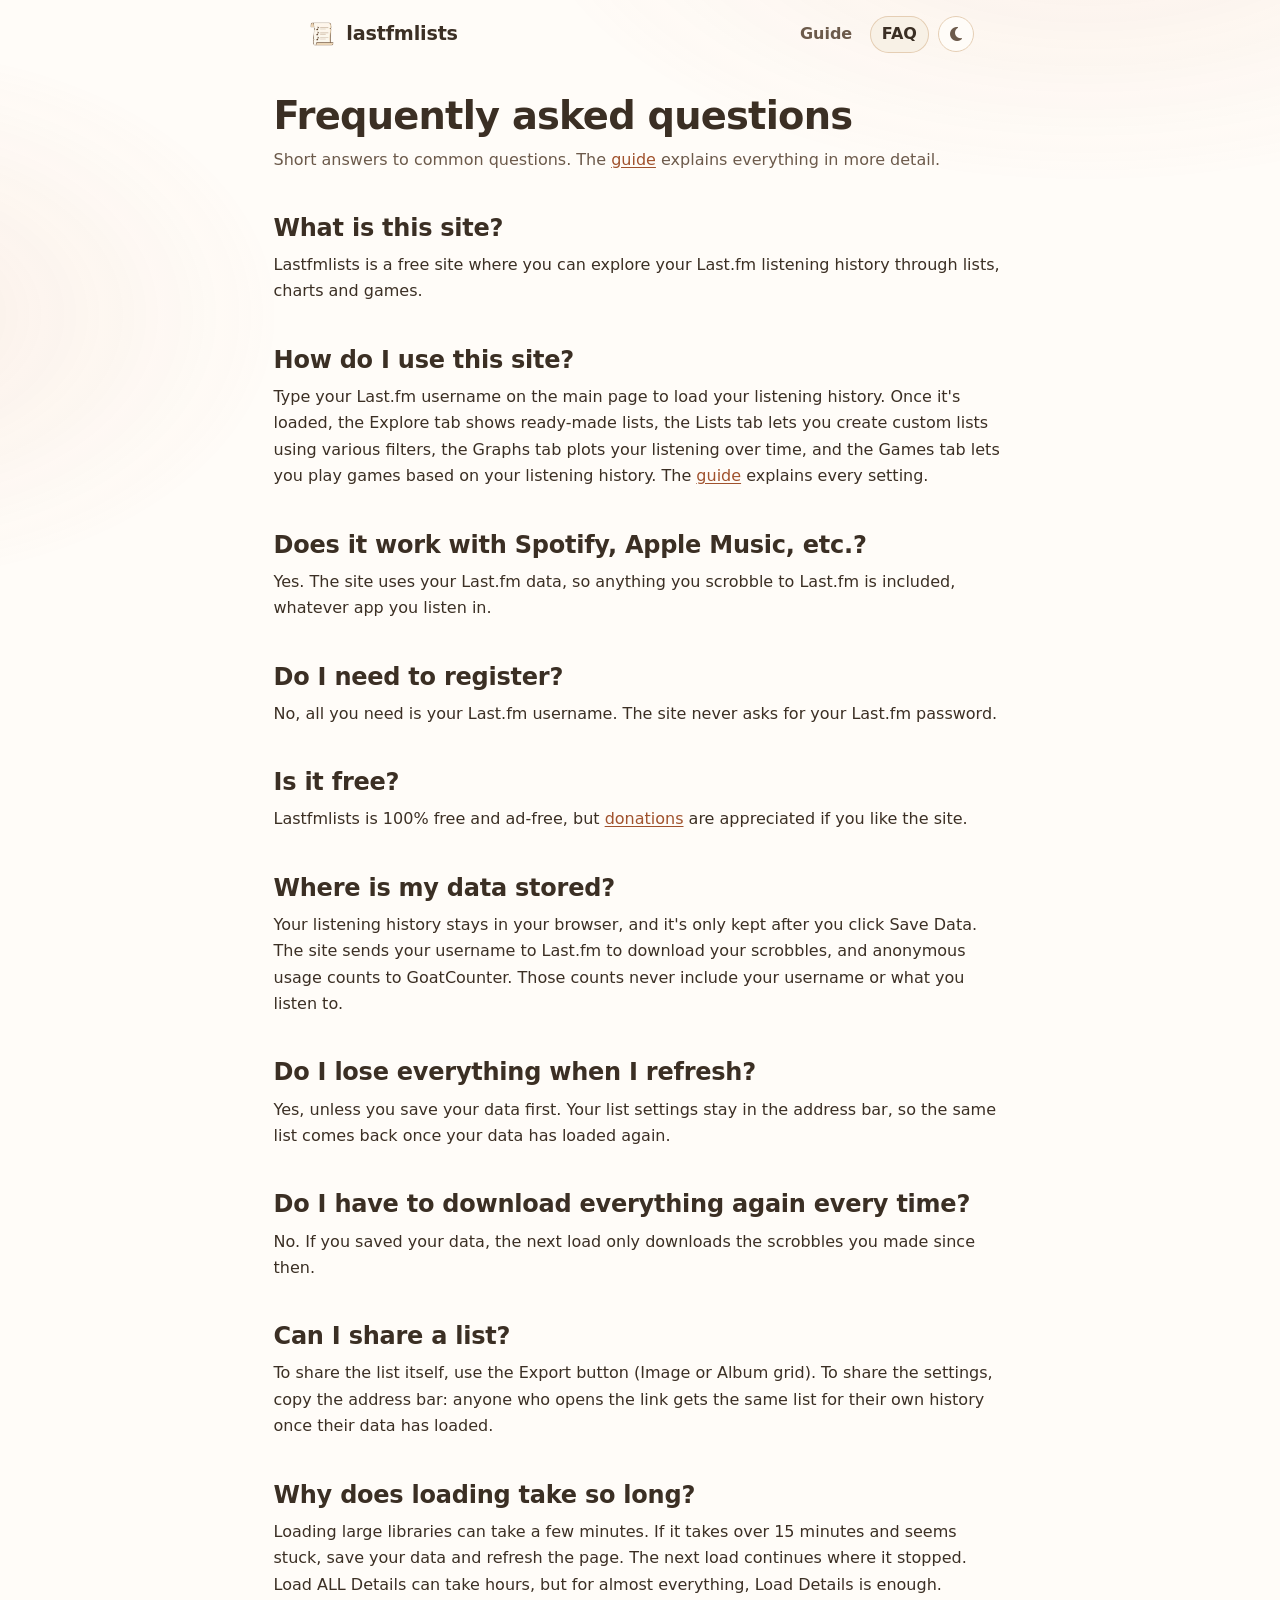
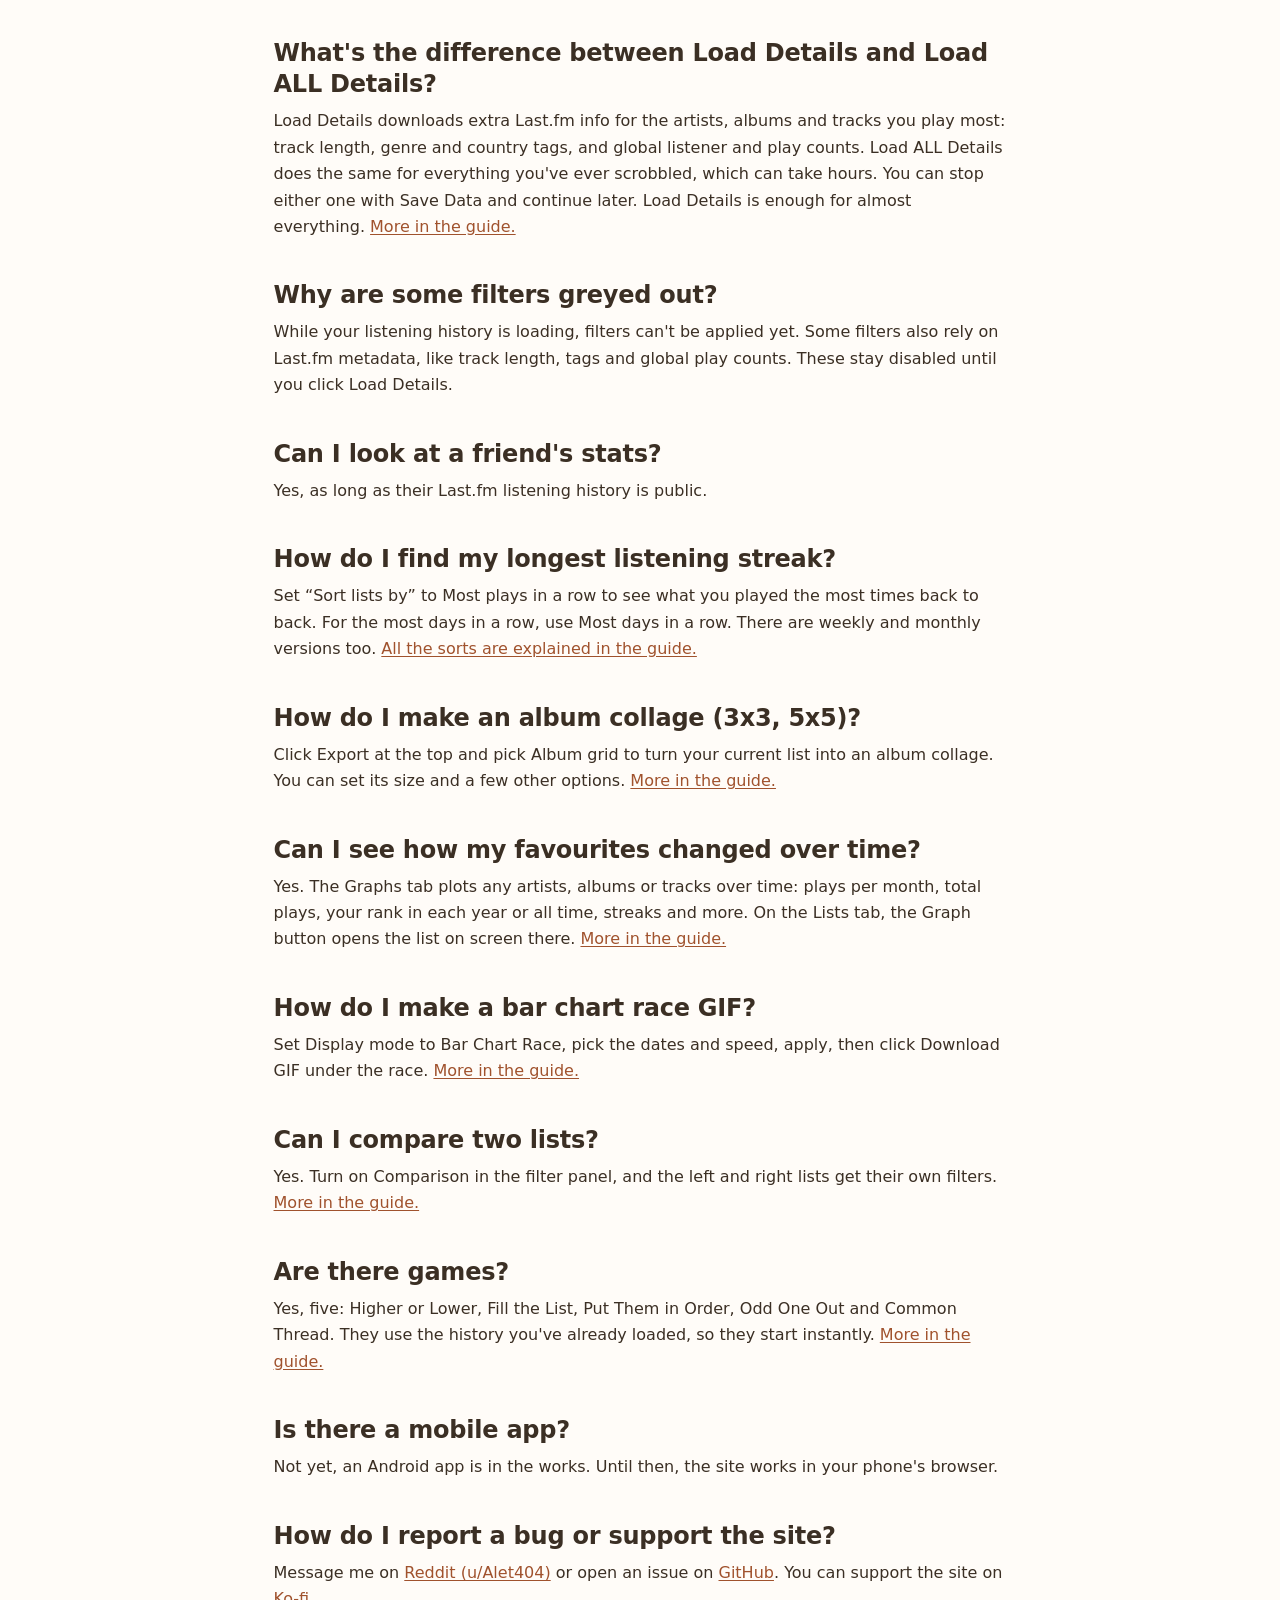
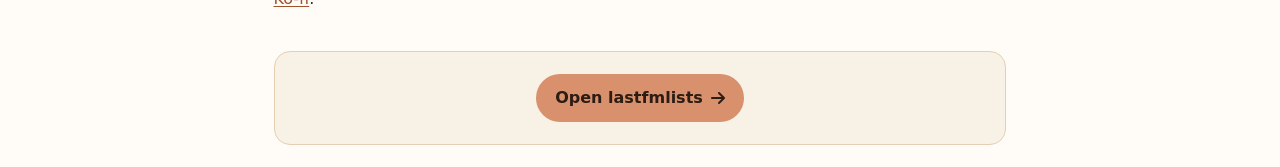
<file: faq/index.html>
<!DOCTYPE html>
<html lang="en">
<head>
	<meta charset="UTF-8">
	<meta name="viewport" content="width=device-width, initial-scale=1.0, viewport-fit=cover">
	<!-- Only this site's own scripts and the pinned libraries below may run, and
	     the page may only talk to Last.fm and the visit counter. This is a second
	     line of defence should a name from Last.fm ever reach the page unescaped. -->
	<meta http-equiv="Content-Security-Policy" content="default-src 'self'; script-src 'self'; style-src 'self' 'unsafe-inline' https://fonts.googleapis.com https://cdnjs.cloudflare.com; font-src 'self' https://fonts.gstatic.com https://cdnjs.cloudflare.com; img-src 'self' data: https:; connect-src 'self' https://lastfmlists.goatcounter.com; object-src 'none'; base-uri 'self'; form-action 'self'">
	<title>FAQ · lastfmlists</title>
	<meta name="description" content="Answers about lastfmlists: what it does, where your data is stored, why loading takes time, and how to make streak lists, album collages, bar chart races and graphs.">
	<meta name="theme-color" content="#FFFCF8">
	<link rel="canonical" href="https://lastfmlists.com/faq/">
	<meta property="og:type" content="article">
	<meta property="og:site_name" content="lastfmlists">
	<meta property="og:url" content="https://lastfmlists.com/faq/">
	<meta property="og:title" content="FAQ · lastfmlists">
	<meta property="og:description" content="Answers about lastfmlists: what it does, where your data is stored, why loading takes time, and how to make streak lists, album collages, bar chart races and graphs.">
	<meta property="og:image" content="https://lastfmlists.com/og-image.png">
	<meta property="og:image:width" content="1200">
	<meta property="og:image:height" content="630">
	<meta name="twitter:card" content="summary_large_image">
	<script type="application/ld+json">
	{
	 "@context": "https://schema.org",
	 "@type": "FAQPage",
	 "mainEntity": [
	  {
	   "@type": "Question",
	   "name": "What is this site?",
	   "acceptedAnswer": {
	    "@type": "Answer",
	    "text": "Lastfmlists is a free site where you can explore your Last.fm listening history through lists, charts and games."
	   }
	  },
	  {
	   "@type": "Question",
	   "name": "How do I use this site?",
	   "acceptedAnswer": {
	    "@type": "Answer",
	    "text": "Type your Last.fm username on the main page to load your listening history. Once it's loaded, the Explore tab shows ready-made lists, the Lists tab lets you create custom lists using various filters, the Graphs tab plots your listening over time, and the Games tab lets you play games based on your listening history. The guide explains every setting."
	   }
	  },
	  {
	   "@type": "Question",
	   "name": "Does it work with Spotify, Apple Music, etc.?",
	   "acceptedAnswer": {
	    "@type": "Answer",
	    "text": "Yes. The site uses your Last.fm data, so anything you scrobble to Last.fm is included, whatever app you listen in."
	   }
	  },
	  {
	   "@type": "Question",
	   "name": "Do I need to register?",
	   "acceptedAnswer": {
	    "@type": "Answer",
	    "text": "No, all you need is your Last.fm username. The site never asks for your Last.fm password."
	   }
	  },
	  {
	   "@type": "Question",
	   "name": "Is it free?",
	   "acceptedAnswer": {
	    "@type": "Answer",
	    "text": "Lastfmlists is 100% free and ad-free, but donations are appreciated if you like the site."
	   }
	  },
	  {
	   "@type": "Question",
	   "name": "Where is my data stored?",
	   "acceptedAnswer": {
	    "@type": "Answer",
	    "text": "Your listening history stays in your browser, and it's only kept after you click Save Data. The site sends your username to Last.fm to download your scrobbles, and anonymous usage counts to GoatCounter. Those counts never include your username or what you listen to."
	   }
	  },
	  {
	   "@type": "Question",
	   "name": "Do I lose everything when I refresh?",
	   "acceptedAnswer": {
	    "@type": "Answer",
	    "text": "Yes, unless you save your data first. Your list settings stay in the address bar, so the same list comes back once your data has loaded again."
	   }
	  },
	  {
	   "@type": "Question",
	   "name": "Do I have to download everything again every time?",
	   "acceptedAnswer": {
	    "@type": "Answer",
	    "text": "No. If you saved your data, the next load only downloads the scrobbles you made since then."
	   }
	  },
	  {
	   "@type": "Question",
	   "name": "Can I share a list?",
	   "acceptedAnswer": {
	    "@type": "Answer",
	    "text": "To share the list itself, use the Export button (Image or Album grid). To share the settings, copy the address bar: anyone who opens the link gets the same list for their own history once their data has loaded."
	   }
	  },
	  {
	   "@type": "Question",
	   "name": "Why does loading take so long?",
	   "acceptedAnswer": {
	    "@type": "Answer",
	    "text": "Loading large libraries can take a few minutes. If it takes over 15 minutes and seems stuck, save your data and refresh the page. The next load continues where it stopped. Load ALL Details can take hours, but for almost everything, Load Details is enough."
	   }
	  },
	  {
	   "@type": "Question",
	   "name": "What's the difference between Load Details and Load ALL Details?",
	   "acceptedAnswer": {
	    "@type": "Answer",
	    "text": "Load Details downloads extra Last.fm info for the artists, albums and tracks you play most: track length, genre and country tags, and global listener and play counts. Load ALL Details does the same for everything you've ever scrobbled, which can take hours. You can stop either one with Save Data and continue later. Load Details is enough for almost everything. More in the guide."
	   }
	  },
	  {
	   "@type": "Question",
	   "name": "Why are some filters greyed out?",
	   "acceptedAnswer": {
	    "@type": "Answer",
	    "text": "While your listening history is loading, filters can't be applied yet. Some filters also rely on Last.fm metadata, like track length, tags and global play counts. These stay disabled until you click Load Details."
	   }
	  },
	  {
	   "@type": "Question",
	   "name": "Can I look at a friend's stats?",
	   "acceptedAnswer": {
	    "@type": "Answer",
	    "text": "Yes, as long as their Last.fm listening history is public."
	   }
	  },
	  {
	   "@type": "Question",
	   "name": "How do I find my longest listening streak?",
	   "acceptedAnswer": {
	    "@type": "Answer",
	    "text": "Set “Sort lists by” to Most plays in a row to see what you played the most times back to back. For the most days in a row, use Most days in a row. There are weekly and monthly versions too. All the sorts are explained in the guide."
	   }
	  },
	  {
	   "@type": "Question",
	   "name": "How do I make an album collage (3x3, 5x5)?",
	   "acceptedAnswer": {
	    "@type": "Answer",
	    "text": "Click Export at the top and pick Album grid to turn your current list into an album collage. You can set its size and a few other options. More in the guide."
	   }
	  },
	  {
	   "@type": "Question",
	   "name": "Can I see how my favourites changed over time?",
	   "acceptedAnswer": {
	    "@type": "Answer",
	    "text": "Yes. The Graphs tab plots any artists, albums or tracks over time: plays per month, total plays, your rank in each year or all time, streaks and more. On the Lists tab, the Graph button opens the list on screen there. More in the guide."
	   }
	  },
	  {
	   "@type": "Question",
	   "name": "How do I make a bar chart race GIF?",
	   "acceptedAnswer": {
	    "@type": "Answer",
	    "text": "Set Display mode to Bar Chart Race, pick the dates and speed, apply, then click Download GIF under the race. More in the guide."
	   }
	  },
	  {
	   "@type": "Question",
	   "name": "Can I compare two lists?",
	   "acceptedAnswer": {
	    "@type": "Answer",
	    "text": "Yes. Turn on Comparison in the filter panel, and the left and right lists get their own filters. More in the guide."
	   }
	  },
	  {
	   "@type": "Question",
	   "name": "Are there games?",
	   "acceptedAnswer": {
	    "@type": "Answer",
	    "text": "Yes, five: Higher or Lower, Fill the List, Put Them in Order, Odd One Out and Common Thread. They use the history you've already loaded, so they start instantly. More in the guide."
	   }
	  },
	  {
	   "@type": "Question",
	   "name": "Is there a mobile app?",
	   "acceptedAnswer": {
	    "@type": "Answer",
	    "text": "Not yet, an Android app is in the works. Until then, the site works in your phone's browser."
	   }
	  },
	  {
	   "@type": "Question",
	   "name": "How do I report a bug or support the site?",
	   "acceptedAnswer": {
	    "@type": "Answer",
	    "text": "Message me on Reddit (u/Alet404) or open an issue on GitHub. You can support the site on Ko-fi."
	   }
	  }
	 ]
	}
	</script>
	<script src="../js/theme-init.js"></script>
	<link rel="icon" type="image/png" href="../logo.png" sizes="32x32">
	<link rel="apple-touch-icon" href="../logo.png" sizes="180x180">
	<link rel="preconnect" href="https://fonts.googleapis.com">
	<link rel="preconnect" href="https://fonts.gstatic.com" crossorigin>
	<link href="https://fonts.googleapis.com/css2?family=IBM+Plex+Sans:ital,wght@0,100..700;1,100..700&display=swap" rel="stylesheet">
	<link rel="stylesheet" href="https://cdnjs.cloudflare.com/ajax/libs/font-awesome/6.5.2/css/all.min.css" integrity="sha384-PPIZEGYM1v8zp5Py7UjFb79S58UeqCL9pYVnVPURKEqvioPROaVAJKKLzvH2rDnI" crossorigin="anonymous" referrerpolicy="no-referrer">
	<link rel="stylesheet" href="../style.css">
	<link rel="stylesheet" href="../pages.css">
</head>
<body>
	<header class="page-header">
		<a class="page-brand" href="/"><img src="../logo.png" alt="">lastfmlists</a>
		<nav class="page-nav" aria-label="Site">
			<a href="/guide/">Guide</a>
			<a href="/faq/" aria-current="page">FAQ</a>
			<button type="button" id="theme-toggle" aria-label="Toggle theme"><i class="fas fa-moon" aria-hidden="true"></i></button>
		</nav>
	</header>

	<main>
		<article class="page">
			<h1>Frequently asked questions</h1>
			<p class="page-lede">Short answers to common questions. The <a href="/guide/">guide</a> explains everything in more detail.</p>

			<section id="what-is">
				<h2>What is this site?</h2>
				<p>Lastfmlists is a free site where you can explore your Last.fm listening history through lists, charts and games.</p>
			</section>

			<section id="how-to-use">
				<h2>How do I use this site?</h2>
				<p>Type your Last.fm username on the main page to load your listening history. Once it&#39;s loaded, the Explore tab shows ready-made lists, the Lists tab lets you create custom lists using various filters, the Graphs tab plots your listening over time, and the Games tab lets you play games based on your listening history. The <a href="/guide/">guide</a> explains every setting.</p>
			</section>

			<section id="streaming-services">
				<h2>Does it work with Spotify, Apple Music, etc.?</h2>
				<p>Yes. The site uses your Last.fm data, so anything you scrobble to Last.fm is included, whatever app you listen in.</p>
			</section>

			<section id="register">
				<h2>Do I need to register?</h2>
				<p>No, all you need is your Last.fm username. The site never asks for your Last.fm password.</p>
			</section>

			<section id="free">
				<h2>Is it free?</h2>
				<p>Lastfmlists is 100% free and ad-free, but <a href="https://ko-fi.com/lastfmlists">donations</a> are appreciated if you like the site.</p>
			</section>

			<section id="data">
				<h2>Where is my data stored?</h2>
				<p>Your listening history stays in your browser, and it&#39;s only kept after you click Save Data. The site sends your username to Last.fm to download your scrobbles, and anonymous usage counts to GoatCounter. Those counts never include your username or what you listen to.</p>
			</section>

			<section id="refresh">
				<h2>Do I lose everything when I refresh?</h2>
				<p>Yes, unless you save your data first. Your list settings stay in the address bar, so the same list comes back once your data has loaded again.</p>
			</section>

			<section id="saved-data">
				<h2>Do I have to download everything again every time?</h2>
				<p>No. If you saved your data, the next load only downloads the scrobbles you made since then.</p>
			</section>

			<section id="share">
				<h2>Can I share a list?</h2>
				<p>To share the list itself, use the Export button (Image or Album grid). To share the settings, copy the address bar: anyone who opens the link gets the same list for their own history once their data has loaded.</p>
			</section>

			<section id="loading-time">
				<h2>Why does loading take so long?</h2>
				<p>Loading large libraries can take a few minutes. If it takes over 15 minutes and seems stuck, save your data and refresh the page. The next load continues where it stopped. Load ALL Details can take hours, but for almost everything, Load Details is enough.</p>
			</section>

			<section id="details">
				<h2>What&#39;s the difference between Load Details and Load ALL Details?</h2>
				<p>Load Details downloads extra Last.fm info for the artists, albums and tracks you play most: track length, genre and country tags, and global listener and play counts. Load ALL Details does the same for everything you&#39;ve ever scrobbled, which can take hours. You can stop either one with Save Data and continue later. Load Details is enough for almost everything. <a href="/guide/#details">More in the guide.</a></p>
			</section>

			<section id="greyed-out">
				<h2>Why are some filters greyed out?</h2>
				<p>While your listening history is loading, filters can&#39;t be applied yet. Some filters also rely on Last.fm metadata, like track length, tags and global play counts. These stay disabled until you click Load Details.</p>
			</section>

			<section id="friends">
				<h2>Can I look at a friend&#39;s stats?</h2>
				<p>Yes, as long as their Last.fm listening history is public.</p>
			</section>

			<section id="streaks">
				<h2>How do I find my longest listening streak?</h2>
				<p>Set &ldquo;Sort lists by&rdquo; to Most plays in a row to see what you played the most times back to back. For the most days in a row, use Most days in a row. There are weekly and monthly versions too. <a href="/guide/#sorts">All the sorts are explained in the guide.</a></p>
			</section>

			<section id="collage">
				<h2>How do I make an album collage (3x3, 5x5)?</h2>
				<p>Click Export at the top and pick Album grid to turn your current list into an album collage. You can set its size and a few other options. <a href="/guide/#exporting">More in the guide.</a></p>
			</section>

			<section id="graphs">
				<h2>Can I see how my favourites changed over time?</h2>
				<p>Yes. The Graphs tab plots any artists, albums or tracks over time: plays per month, total plays, your rank in each year or all time, streaks and more. On the Lists tab, the Graph button opens the list on screen there. <a href="/guide/#graphs">More in the guide.</a></p>
			</section>

			<section id="race-gif">
				<h2>How do I make a bar chart race GIF?</h2>
				<p>Set Display mode to Bar Chart Race, pick the dates and speed, apply, then click Download GIF under the race. <a href="/guide/#charts">More in the guide.</a></p>
			</section>

			<section id="compare">
				<h2>Can I compare two lists?</h2>
				<p>Yes. Turn on Comparison in the filter panel, and the left and right lists get their own filters. <a href="/guide/#comparison">More in the guide.</a></p>
			</section>

			<section id="games">
				<h2>Are there games?</h2>
				<p>Yes, five: Higher or Lower, Fill the List, Put Them in Order, Odd One Out and Common Thread. They use the history you&#39;ve already loaded, so they start instantly. <a href="/guide/#games">More in the guide.</a></p>
			</section>

			<section id="mobile">
				<h2>Is there a mobile app?</h2>
				<p>Not yet, an Android app is in the works. Until then, the site works in your phone&#39;s browser.</p>
			</section>

			<section id="contact">
				<h2>How do I report a bug or support the site?</h2>
				<p>Message me on <a href="https://www.reddit.com/user/Alet404/">Reddit (u/Alet404)</a> or open an issue on <a href="https://github.com/LastFMLists/lastfmlists/issues">GitHub</a>. You can support the site on <a href="https://ko-fi.com/lastfmlists">Ko-fi</a>.</p>
			</section>

			<div class="page-cta">
				<a href="/">Open lastfmlists <i class="fas fa-arrow-right" aria-hidden="true"></i></a>
			</div>
		</article>
	</main>

	<script data-goatcounter="https://lastfmlists.goatcounter.com/count" async src="../js/vendor/goatcounter-count.js"></script>
	<script src="../js/page-theme.js"></script>
	<script src="../js/icon-fallback.js"></script>
	<script type="module" src="../js/page-links.js"></script>
</body>
</html>
</file>
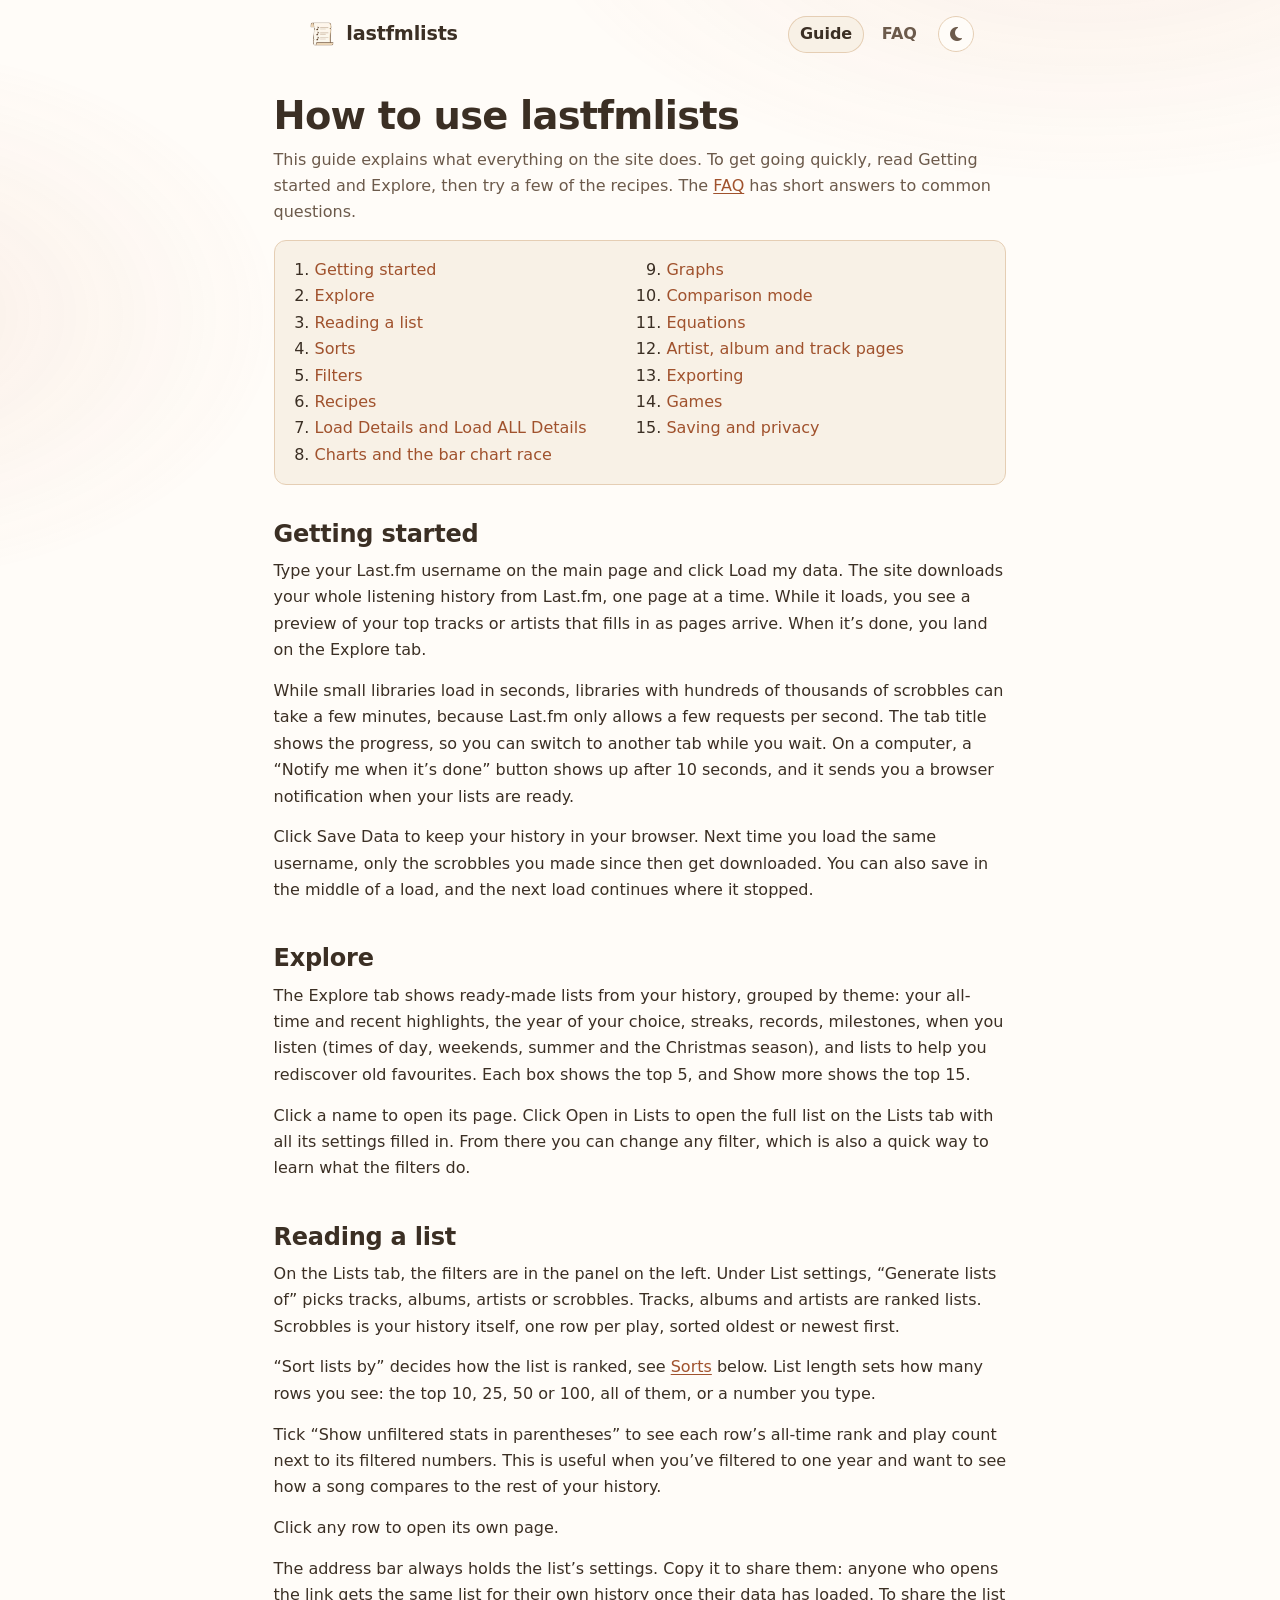
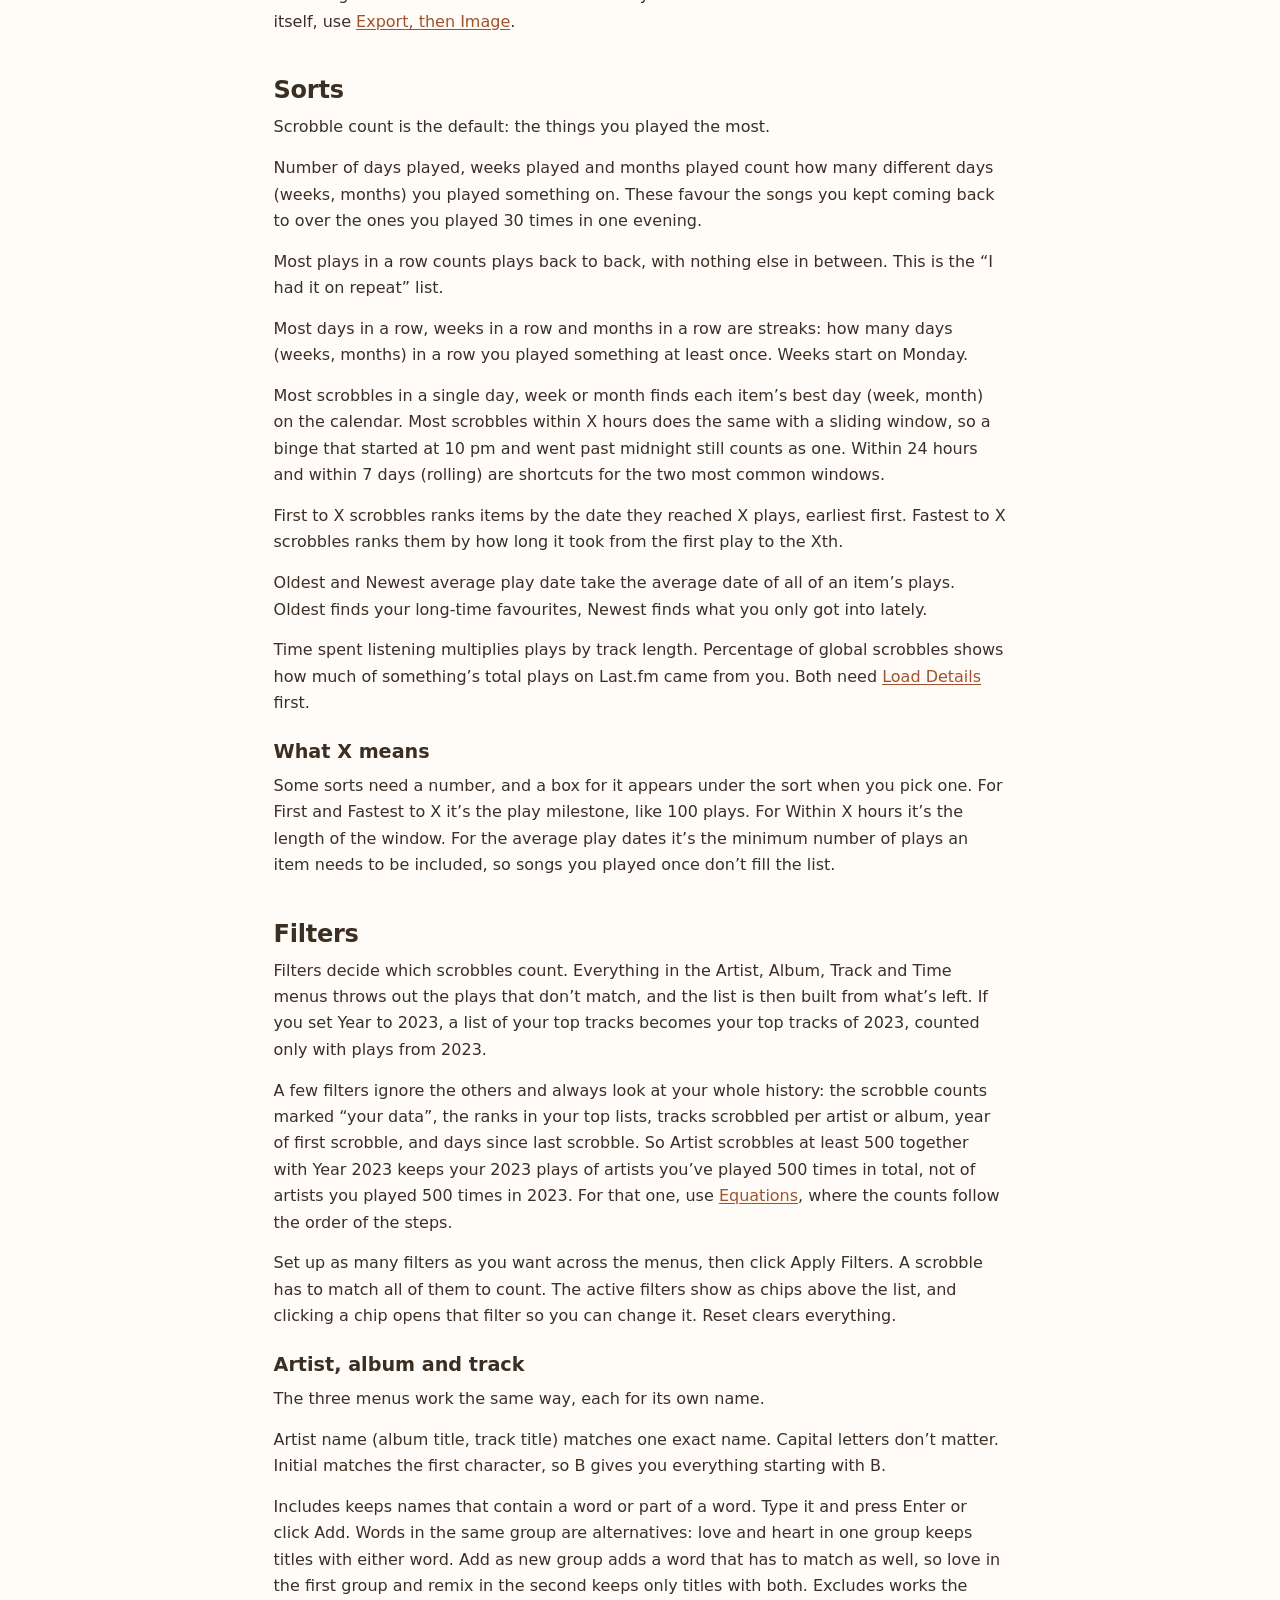
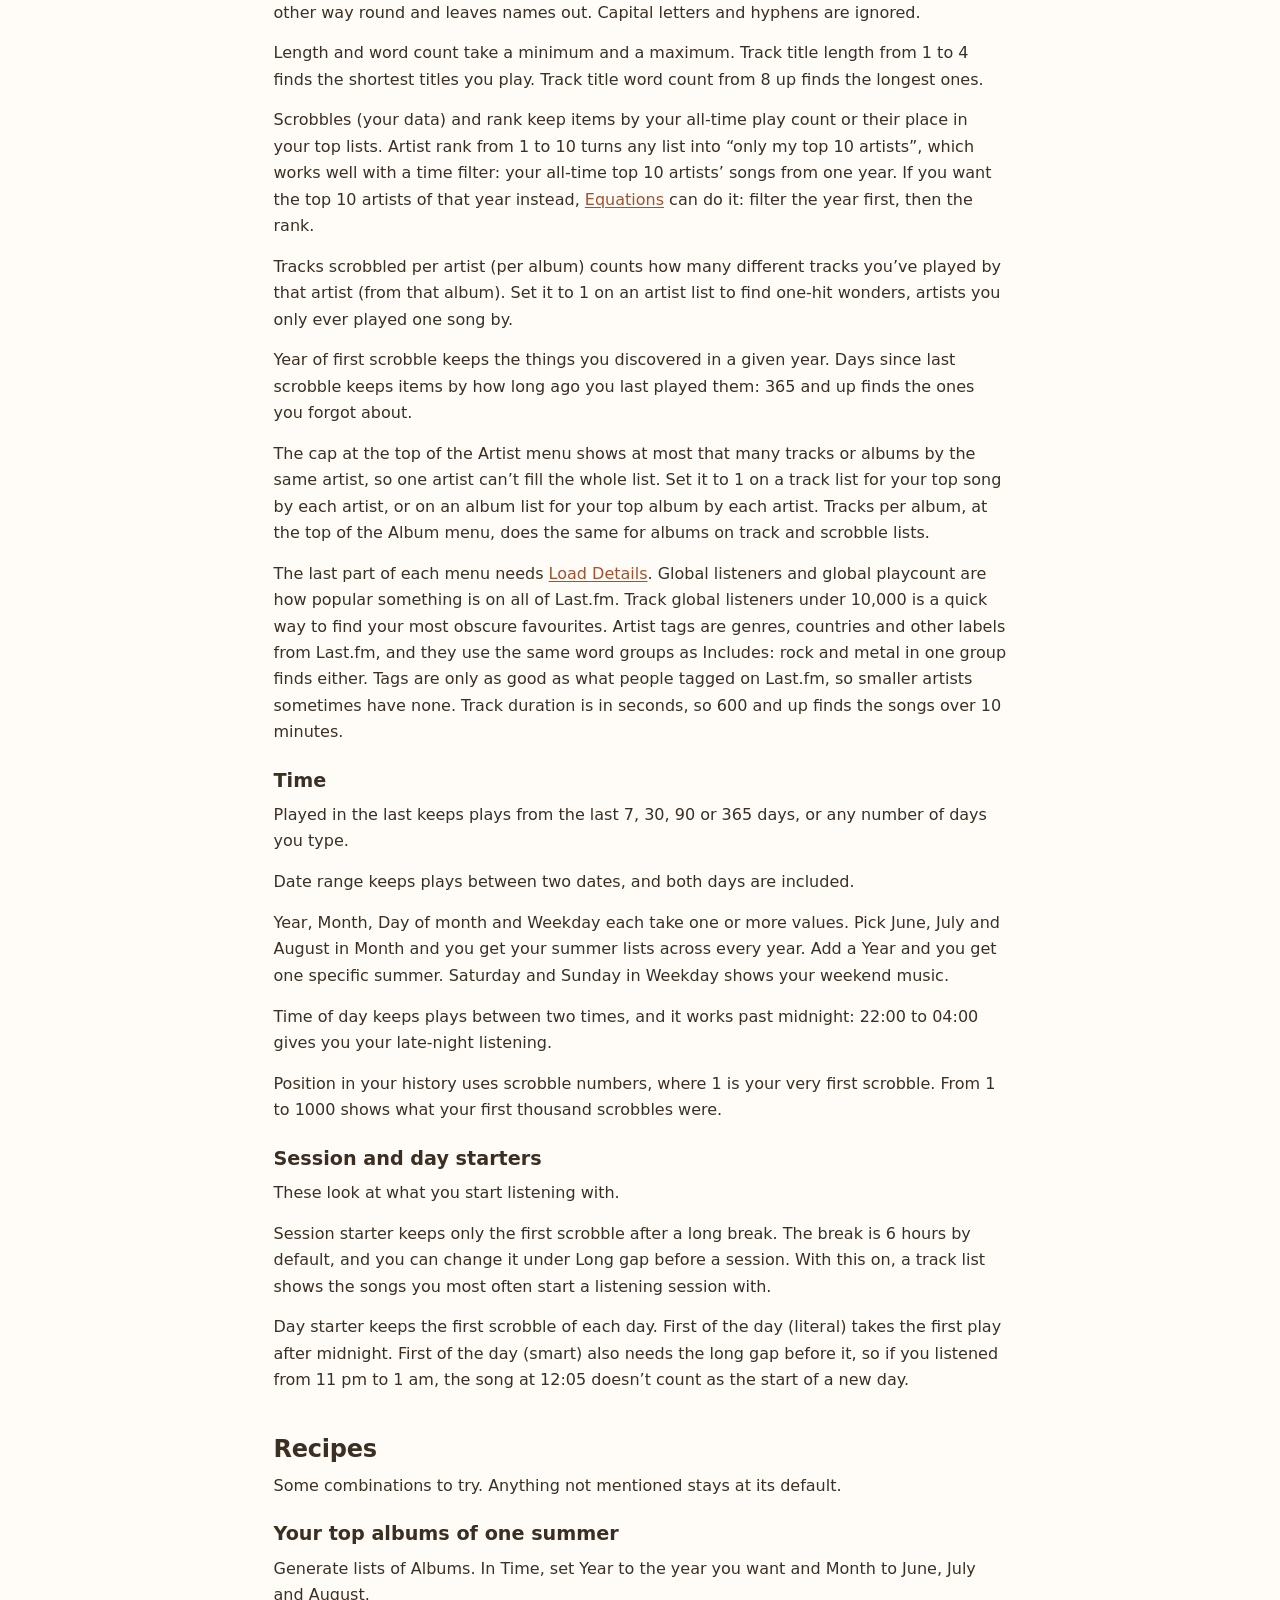
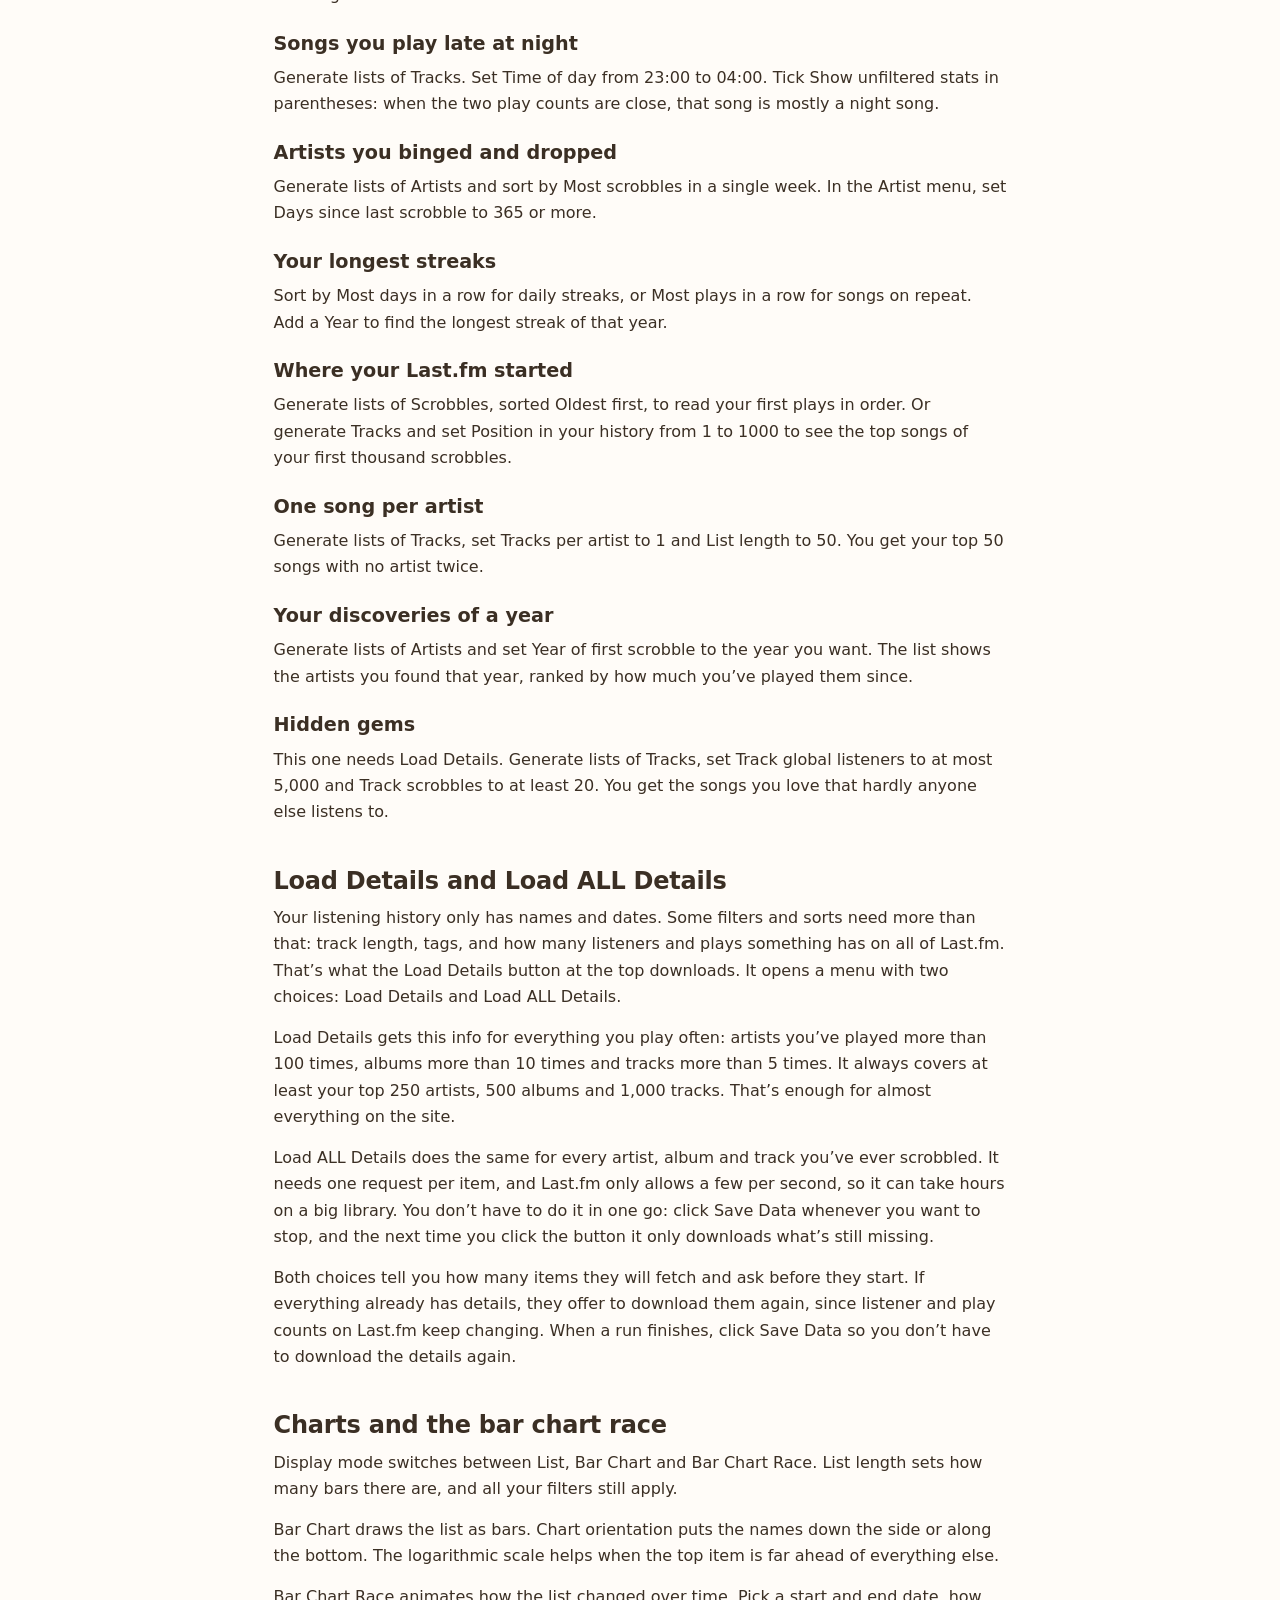
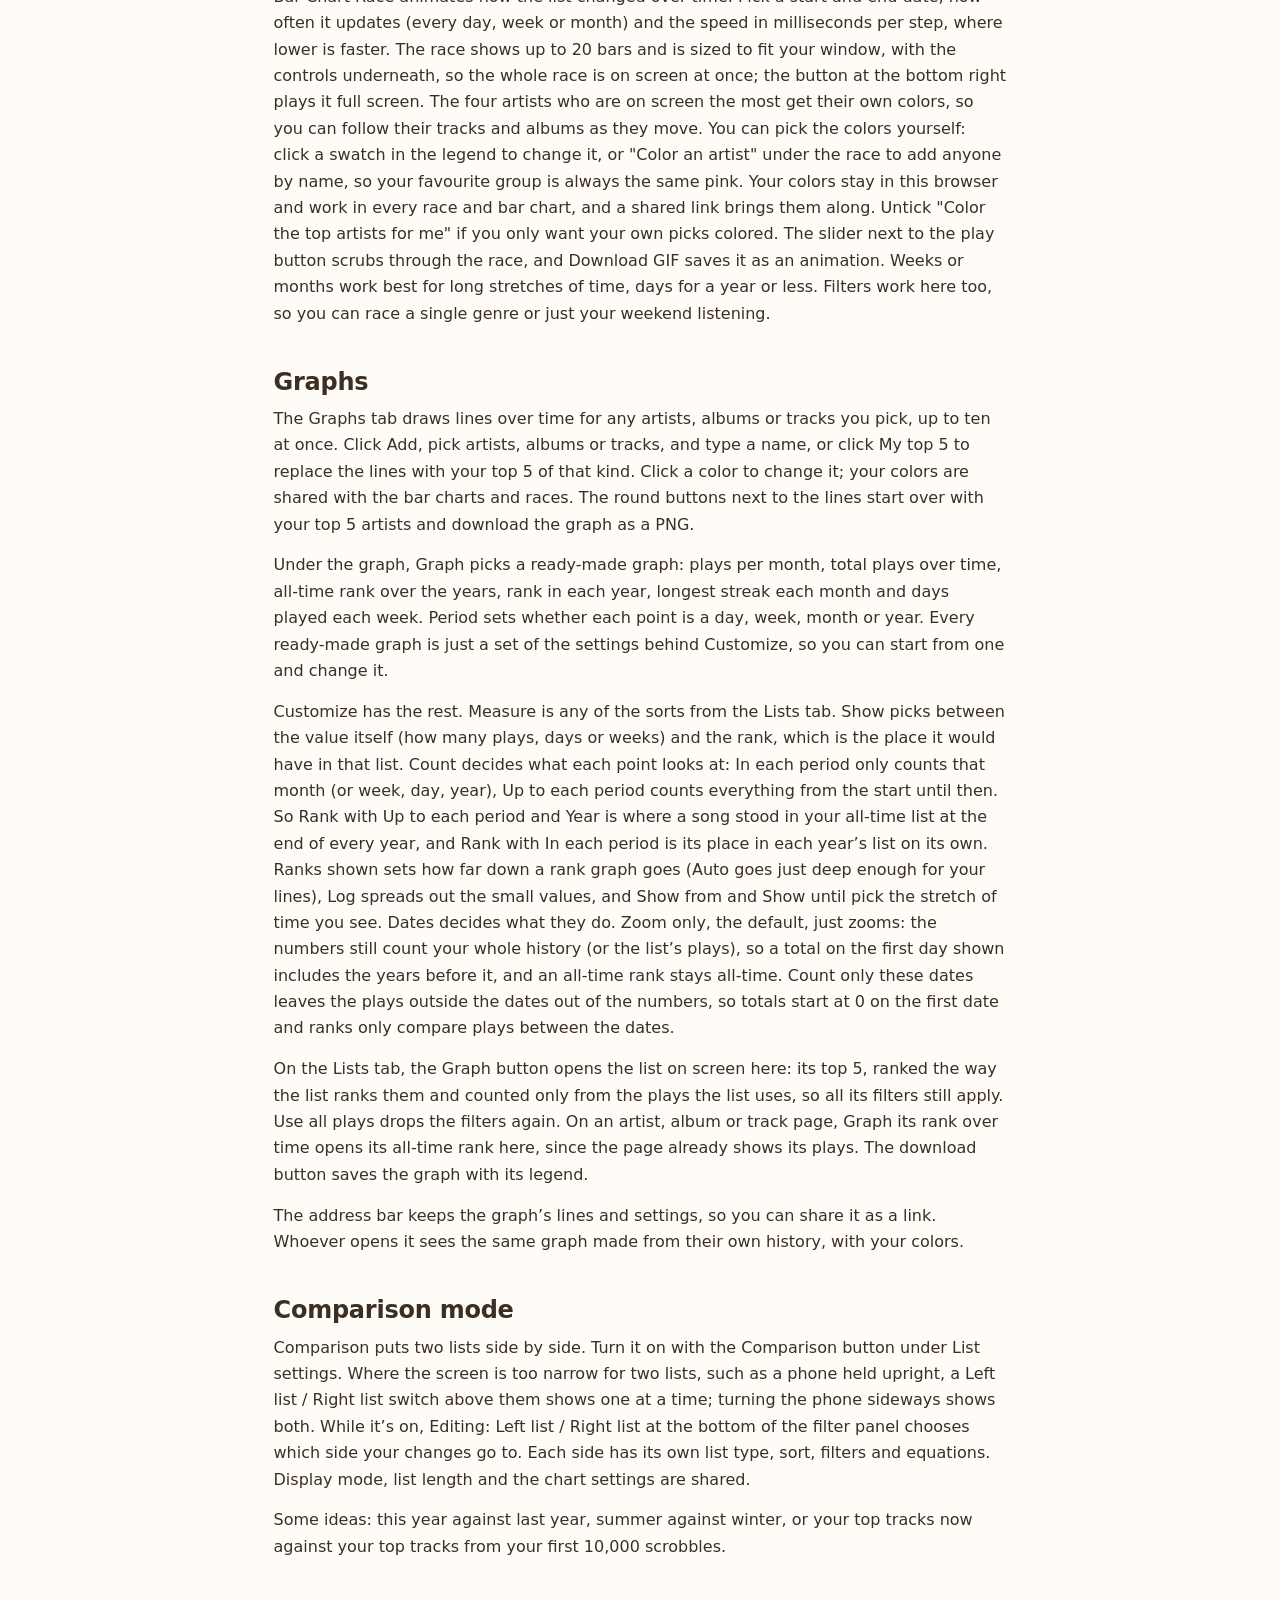
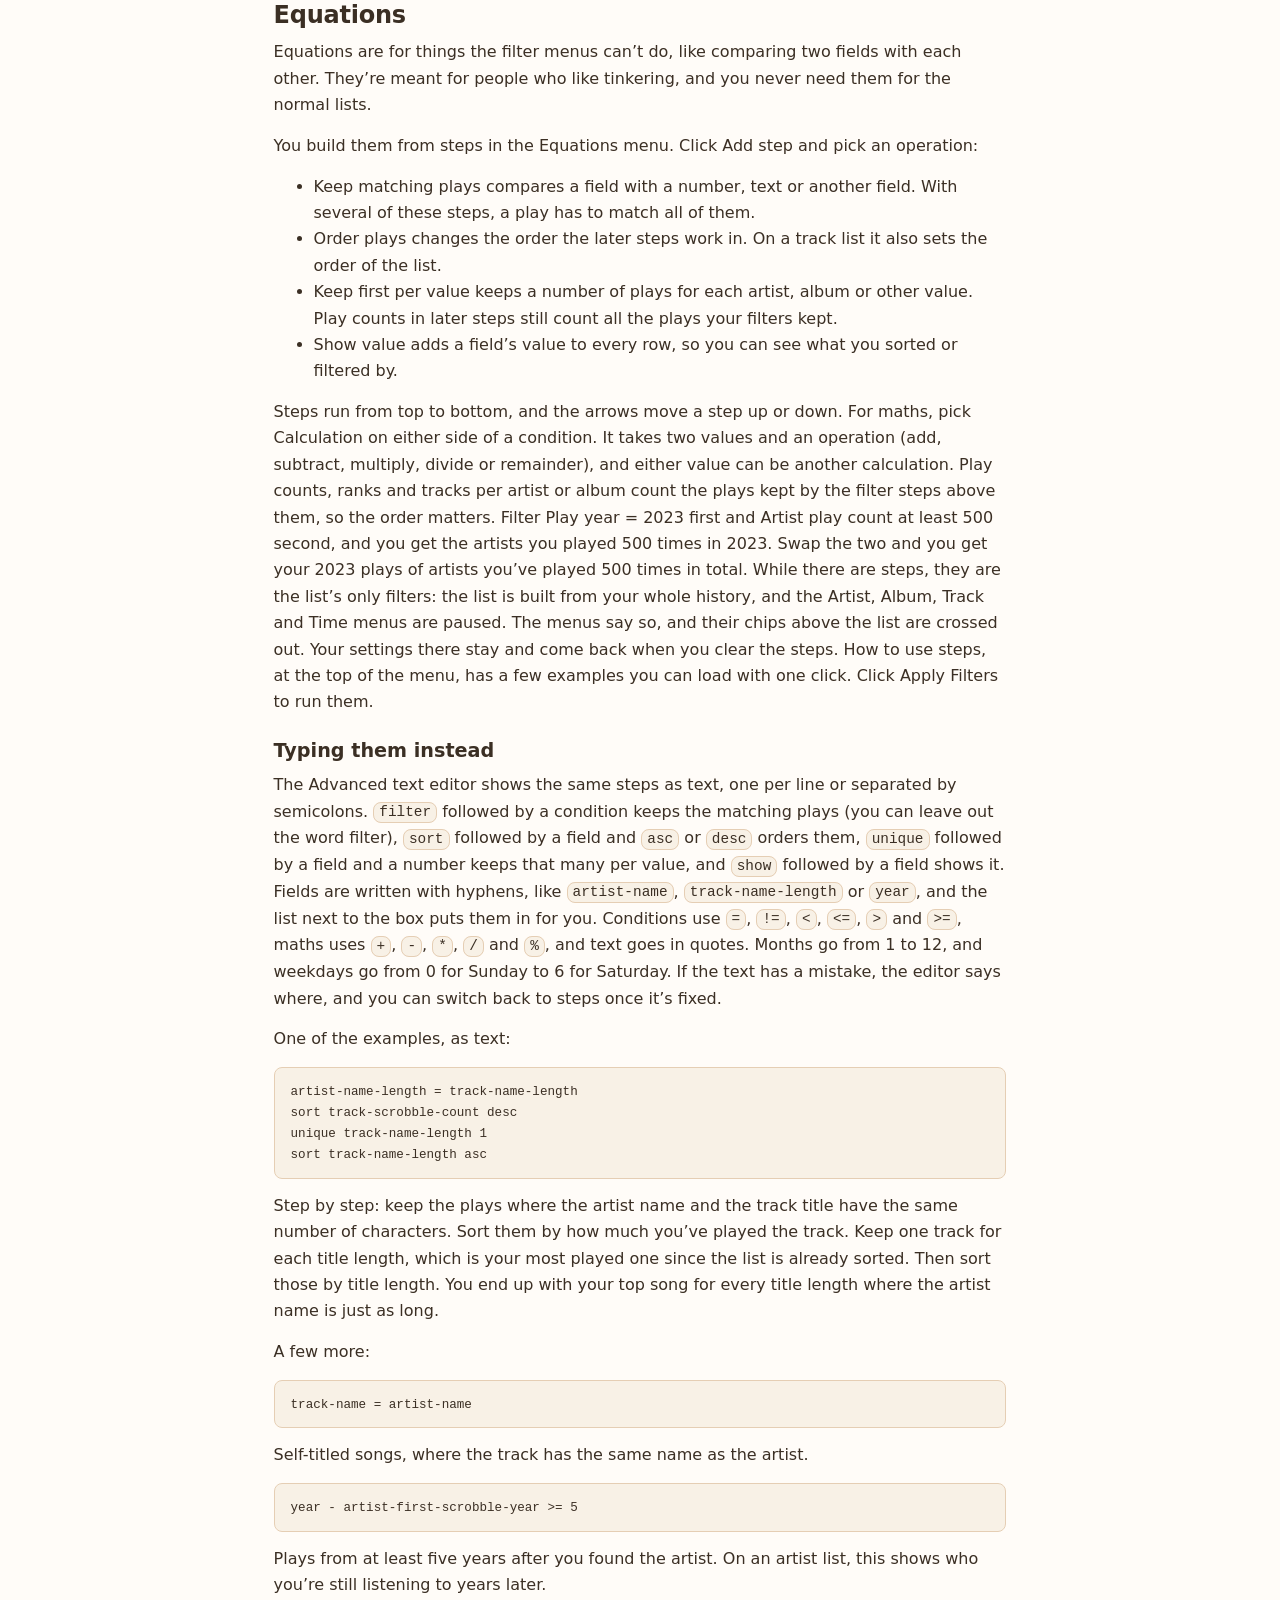
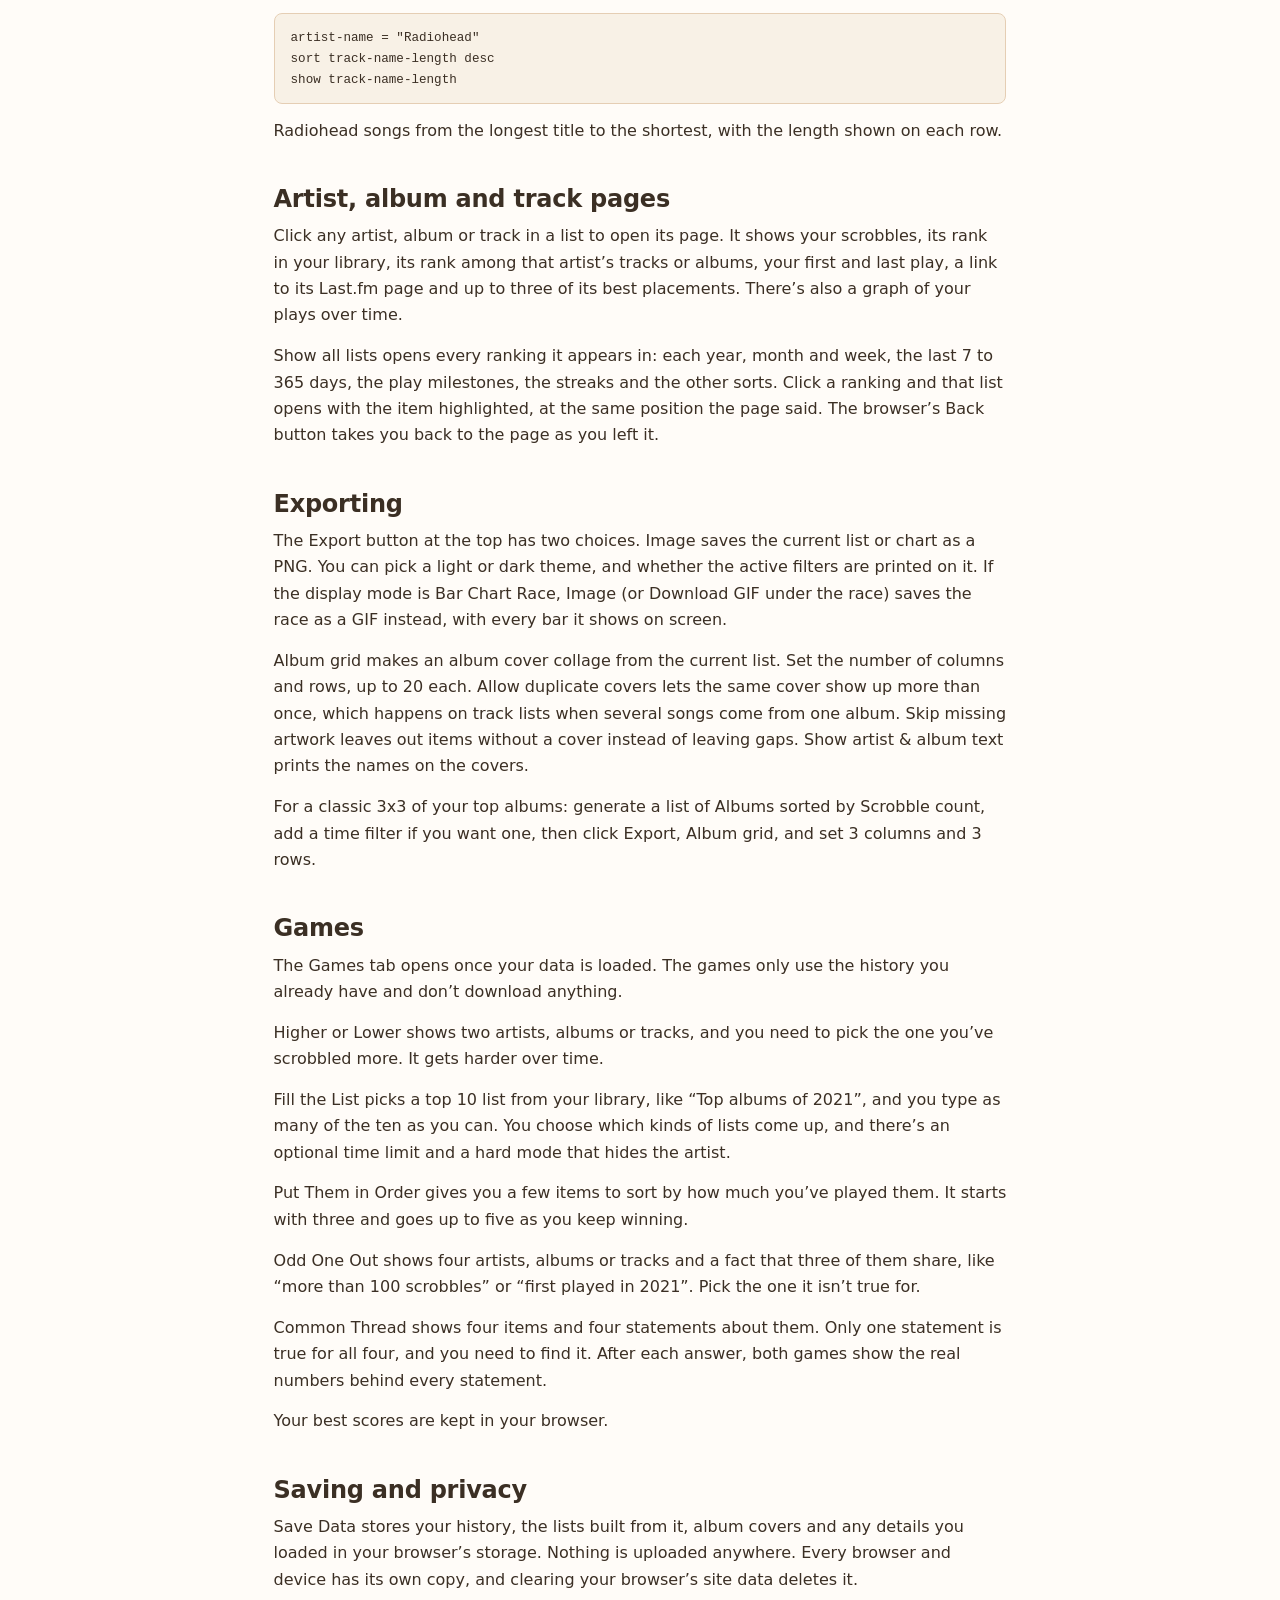
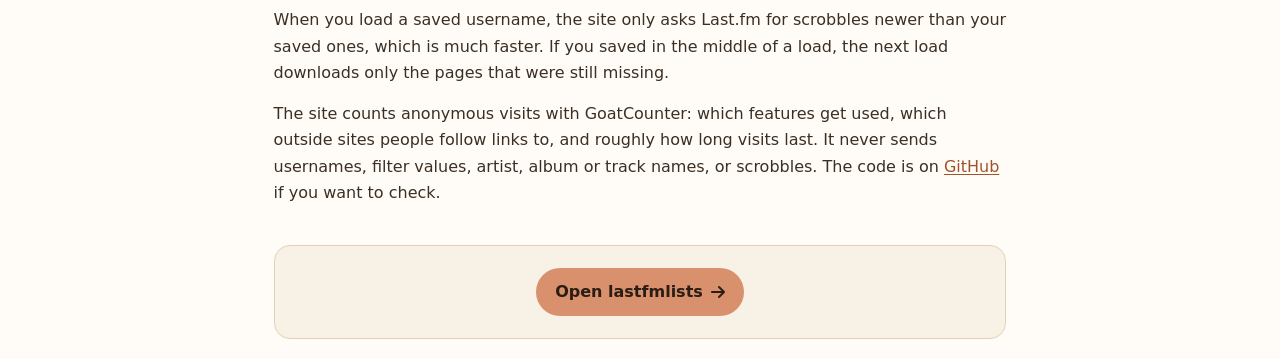
<file: guide/index.html>
<!DOCTYPE html>
<html lang="en">
<head>
	<meta charset="UTF-8">
	<meta name="viewport" content="width=device-width, initial-scale=1.0, viewport-fit=cover">
	<!-- Only this site's own scripts and the pinned libraries below may run, and
	     the page may only talk to Last.fm and the visit counter. This is a second
	     line of defence should a name from Last.fm ever reach the page unescaped. -->
	<meta http-equiv="Content-Security-Policy" content="default-src 'self'; script-src 'self'; style-src 'self' 'unsafe-inline' https://fonts.googleapis.com https://cdnjs.cloudflare.com; font-src 'self' https://fonts.gstatic.com https://cdnjs.cloudflare.com; img-src 'self' data: https:; connect-src 'self' https://lastfmlists.goatcounter.com; object-src 'none'; base-uri 'self'; form-action 'self'">
	<title>Guide · lastfmlists</title>
	<meta name="description" content="How to use lastfmlists: what every sort and filter does, how to combine them, recipes for streaks, album collages and bar chart races, and how the graphs work.">
	<meta name="theme-color" content="#FFFCF8">
	<link rel="canonical" href="https://lastfmlists.com/guide/">
	<meta property="og:type" content="article">
	<meta property="og:site_name" content="lastfmlists">
	<meta property="og:url" content="https://lastfmlists.com/guide/">
	<meta property="og:title" content="Guide · lastfmlists">
	<meta property="og:description" content="How to use lastfmlists: what every sort and filter does, how to combine them, recipes for streaks, album collages and bar chart races, and how the graphs work.">
	<meta property="og:image" content="https://lastfmlists.com/og-image.png">
	<meta property="og:image:width" content="1200">
	<meta property="og:image:height" content="630">
	<meta name="twitter:card" content="summary_large_image">
	<script src="../js/theme-init.js"></script>
	<link rel="icon" type="image/png" href="../logo.png" sizes="32x32">
	<link rel="apple-touch-icon" href="../logo.png" sizes="180x180">
	<link rel="preconnect" href="https://fonts.googleapis.com">
	<link rel="preconnect" href="https://fonts.gstatic.com" crossorigin>
	<link href="https://fonts.googleapis.com/css2?family=IBM+Plex+Sans:ital,wght@0,100..700;1,100..700&display=swap" rel="stylesheet">
	<link rel="stylesheet" href="https://cdnjs.cloudflare.com/ajax/libs/font-awesome/6.5.2/css/all.min.css" integrity="sha384-PPIZEGYM1v8zp5Py7UjFb79S58UeqCL9pYVnVPURKEqvioPROaVAJKKLzvH2rDnI" crossorigin="anonymous" referrerpolicy="no-referrer">
	<link rel="stylesheet" href="../style.css">
	<link rel="stylesheet" href="../pages.css">
</head>
<body>
	<header class="page-header">
		<a class="page-brand" href="/"><img src="../logo.png" alt="">lastfmlists</a>
		<nav class="page-nav" aria-label="Site">
			<a href="/guide/" aria-current="page">Guide</a>
			<a href="/faq/">FAQ</a>
			<button type="button" id="theme-toggle" aria-label="Toggle theme"><i class="fas fa-moon" aria-hidden="true"></i></button>
		</nav>
	</header>

	<main>
		<article class="page">
			<h1>How to use lastfmlists</h1>
			<p class="page-lede">This guide explains what everything on the site does. To get going quickly, read Getting started and Explore, then try a few of the recipes. The <a href="/faq/">FAQ</a> has short answers to common questions.</p>

			<nav class="page-toc" aria-label="Contents">
				<ol>
					<li><a href="#getting-started">Getting started</a></li>
					<li><a href="#explore">Explore</a></li>
					<li><a href="#lists">Reading a list</a></li>
					<li><a href="#sorts">Sorts</a></li>
					<li><a href="#filters">Filters</a></li>
					<li><a href="#recipes">Recipes</a></li>
					<li><a href="#details">Load Details and Load ALL Details</a></li>
					<li><a href="#charts">Charts and the bar chart race</a></li>
					<li><a href="#graphs">Graphs</a></li>
					<li><a href="#comparison">Comparison mode</a></li>
					<li><a href="#equations">Equations</a></li>
					<li><a href="#entity-pages">Artist, album and track pages</a></li>
					<li><a href="#exporting">Exporting</a></li>
					<li><a href="#games">Games</a></li>
					<li><a href="#saving">Saving and privacy</a></li>
				</ol>
			</nav>

			<section id="getting-started">
				<h2>Getting started</h2>
				<p>Type your Last.fm username on the main page and click Load my data. The site downloads your whole listening history from Last.fm, one page at a time. While it loads, you see a preview of your top tracks or artists that fills in as pages arrive. When it&rsquo;s done, you land on the Explore tab.</p>
				<p>While small libraries load in seconds, libraries with hundreds of thousands of scrobbles can take a few minutes, because Last.fm only allows a few requests per second. The tab title shows the progress, so you can switch to another tab while you wait. On a computer, a &ldquo;Notify me when it&rsquo;s done&rdquo; button shows up after 10 seconds, and it sends you a browser notification when your lists are ready.</p>
				<p>Click Save Data to keep your history in your browser. Next time you load the same username, only the scrobbles you made since then get downloaded. You can also save in the middle of a load, and the next load continues where it stopped.</p>
			</section>

			<section id="explore">
				<h2>Explore</h2>
				<p>The Explore tab shows ready-made lists from your history, grouped by theme: your all-time and recent highlights, the year of your choice, streaks, records, milestones, when you listen (times of day, weekends, summer and the Christmas season), and lists to help you rediscover old favourites. Each box shows the top 5, and Show more shows the top 15.</p>
				<p>Click a name to open its page. Click Open in Lists to open the full list on the Lists tab with all its settings filled in. From there you can change any filter, which is also a quick way to learn what the filters do.</p>
			</section>

			<section id="lists">
				<h2>Reading a list</h2>
				<p>On the Lists tab, the filters are in the panel on the left. Under List settings, &ldquo;Generate lists of&rdquo; picks tracks, albums, artists or scrobbles. Tracks, albums and artists are ranked lists. Scrobbles is your history itself, one row per play, sorted oldest or newest first.</p>
				<p>&ldquo;Sort lists by&rdquo; decides how the list is ranked, see <a href="#sorts">Sorts</a> below. List length sets how many rows you see: the top 10, 25, 50 or 100, all of them, or a number you type.</p>
				<p>Tick &ldquo;Show unfiltered stats in parentheses&rdquo; to see each row&rsquo;s all-time rank and play count next to its filtered numbers. This is useful when you&rsquo;ve filtered to one year and want to see how a song compares to the rest of your history.</p>
				<p>Click any row to open its own page.</p>
				<p id="sharing">The address bar always holds the list&rsquo;s settings. Copy it to share them: anyone who opens the link gets the same list for their own history once their data has loaded. To share the list itself, use <a href="#exporting">Export, then Image</a>.</p>
			</section>

			<section id="sorts">
				<h2>Sorts</h2>
				<p>Scrobble count is the default: the things you played the most.</p>
				<p>Number of days played, weeks played and months played count how many different days (weeks, months) you played something on. These favour the songs you kept coming back to over the ones you played 30 times in one evening.</p>
				<p>Most plays in a row counts plays back to back, with nothing else in between. This is the &ldquo;I had it on repeat&rdquo; list.</p>
				<p>Most days in a row, weeks in a row and months in a row are streaks: how many days (weeks, months) in a row you played something at least once. Weeks start on Monday.</p>
				<p>Most scrobbles in a single day, week or month finds each item&rsquo;s best day (week, month) on the calendar. Most scrobbles within X hours does the same with a sliding window, so a binge that started at 10 pm and went past midnight still counts as one. Within 24 hours and within 7 days (rolling) are shortcuts for the two most common windows.</p>
				<p>First to X scrobbles ranks items by the date they reached X plays, earliest first. Fastest to X scrobbles ranks them by how long it took from the first play to the Xth.</p>
				<p>Oldest and Newest average play date take the average date of all of an item&rsquo;s plays. Oldest finds your long-time favourites, Newest finds what you only got into lately.</p>
				<p>Time spent listening multiplies plays by track length. Percentage of global scrobbles shows how much of something&rsquo;s total plays on Last.fm came from you. Both need <a href="#details">Load Details</a> first.</p>
				<h3 id="x">What X means</h3>
				<p>Some sorts need a number, and a box for it appears under the sort when you pick one. For First and Fastest to X it&rsquo;s the play milestone, like 100 plays. For Within X hours it&rsquo;s the length of the window. For the average play dates it&rsquo;s the minimum number of plays an item needs to be included, so songs you played once don&rsquo;t fill the list.</p>
			</section>

			<section id="filters">
				<h2>Filters</h2>
				<p>Filters decide which scrobbles count. Everything in the Artist, Album, Track and Time menus throws out the plays that don&rsquo;t match, and the list is then built from what&rsquo;s left. If you set Year to 2023, a list of your top tracks becomes your top tracks of 2023, counted only with plays from 2023.</p>
				<p>A few filters ignore the others and always look at your whole history: the scrobble counts marked &ldquo;your data&rdquo;, the ranks in your top lists, tracks scrobbled per artist or album, year of first scrobble, and days since last scrobble. So Artist scrobbles at least 500 together with Year 2023 keeps your 2023 plays of artists you&rsquo;ve played 500 times in total, not of artists you played 500 times in 2023. For that one, use <a href="#equations">Equations</a>, where the counts follow the order of the steps.</p>
				<p>Set up as many filters as you want across the menus, then click Apply Filters. A scrobble has to match all of them to count. The active filters show as chips above the list, and clicking a chip opens that filter so you can change it. Reset clears everything.</p>

				<h3 id="filters-names">Artist, album and track</h3>
				<p>The three menus work the same way, each for its own name.</p>
				<p>Artist name (album title, track title) matches one exact name. Capital letters don&rsquo;t matter. Initial matches the first character, so B gives you everything starting with B.</p>
				<p>Includes keeps names that contain a word or part of a word. Type it and press Enter or click Add. Words in the same group are alternatives: love and heart in one group keeps titles with either word. Add as new group adds a word that has to match as well, so love in the first group and remix in the second keeps only titles with both. Excludes works the other way round and leaves names out. Capital letters and hyphens are ignored.</p>
				<p>Length and word count take a minimum and a maximum. Track title length from 1 to 4 finds the shortest titles you play. Track title word count from 8 up finds the longest ones.</p>
				<p>Scrobbles (your data) and rank keep items by your all-time play count or their place in your top lists. Artist rank from 1 to 10 turns any list into &ldquo;only my top 10 artists&rdquo;, which works well with a time filter: your all-time top 10 artists&rsquo; songs from one year. If you want the top 10 artists of that year instead, <a href="#equations">Equations</a> can do it: filter the year first, then the rank.</p>
				<p>Tracks scrobbled per artist (per album) counts how many different tracks you&rsquo;ve played by that artist (from that album). Set it to 1 on an artist list to find one-hit wonders, artists you only ever played one song by.</p>
				<p>Year of first scrobble keeps the things you discovered in a given year. Days since last scrobble keeps items by how long ago you last played them: 365 and up finds the ones you forgot about.</p>
				<p>The cap at the top of the Artist menu shows at most that many tracks or albums by the same artist, so one artist can&rsquo;t fill the whole list. Set it to 1 on a track list for your top song by each artist, or on an album list for your top album by each artist. Tracks per album, at the top of the Album menu, does the same for albums on track and scrobble lists.</p>
				<p>The last part of each menu needs <a href="#details">Load Details</a>. Global listeners and global playcount are how popular something is on all of Last.fm. Track global listeners under 10,000 is a quick way to find your most obscure favourites. Artist tags are genres, countries and other labels from Last.fm, and they use the same word groups as Includes: rock and metal in one group finds either. Tags are only as good as what people tagged on Last.fm, so smaller artists sometimes have none. Track duration is in seconds, so 600 and up finds the songs over 10 minutes.</p>

				<h3 id="filters-time">Time</h3>
				<p>Played in the last keeps plays from the last 7, 30, 90 or 365 days, or any number of days you type.</p>
				<p>Date range keeps plays between two dates, and both days are included.</p>
				<p>Year, Month, Day of month and Weekday each take one or more values. Pick June, July and August in Month and you get your summer lists across every year. Add a Year and you get one specific summer. Saturday and Sunday in Weekday shows your weekend music.</p>
				<p>Time of day keeps plays between two times, and it works past midnight: 22:00 to 04:00 gives you your late-night listening.</p>
				<p>Position in your history uses scrobble numbers, where 1 is your very first scrobble. From 1 to 1000 shows what your first thousand scrobbles were.</p>

				<h3 id="filters-starters">Session and day starters</h3>
				<p>These look at what you start listening with.</p>
				<p>Session starter keeps only the first scrobble after a long break. The break is 6 hours by default, and you can change it under Long gap before a session. With this on, a track list shows the songs you most often start a listening session with.</p>
				<p>Day starter keeps the first scrobble of each day. First of the day (literal) takes the first play after midnight. First of the day (smart) also needs the long gap before it, so if you listened from 11 pm to 1 am, the song at 12:05 doesn&rsquo;t count as the start of a new day.</p>
			</section>

			<section id="recipes">
				<h2>Recipes</h2>
				<p>Some combinations to try. Anything not mentioned stays at its default.</p>

				<h3 id="recipe-summer">Your top albums of one summer</h3>
				<p>Generate lists of Albums. In Time, set Year to the year you want and Month to June, July and August.</p>

				<h3 id="recipe-night">Songs you play late at night</h3>
				<p>Generate lists of Tracks. Set Time of day from 23:00 to 04:00. Tick Show unfiltered stats in parentheses: when the two play counts are close, that song is mostly a night song.</p>

				<h3 id="recipe-binged">Artists you binged and dropped</h3>
				<p>Generate lists of Artists and sort by Most scrobbles in a single week. In the Artist menu, set Days since last scrobble to 365 or more.</p>

				<h3 id="recipe-streak">Your longest streaks</h3>
				<p>Sort by Most days in a row for daily streaks, or Most plays in a row for songs on repeat. Add a Year to find the longest streak of that year.</p>

				<h3 id="recipe-beginning">Where your Last.fm started</h3>
				<p>Generate lists of Scrobbles, sorted Oldest first, to read your first plays in order. Or generate Tracks and set Position in your history from 1 to 1000 to see the top songs of your first thousand scrobbles.</p>

				<h3 id="recipe-one-per-artist">One song per artist</h3>
				<p>Generate lists of Tracks, set Tracks per artist to 1 and List length to 50. You get your top 50 songs with no artist twice.</p>

				<h3 id="recipe-discoveries">Your discoveries of a year</h3>
				<p>Generate lists of Artists and set Year of first scrobble to the year you want. The list shows the artists you found that year, ranked by how much you&rsquo;ve played them since.</p>

				<h3 id="recipe-hidden-gems">Hidden gems</h3>
				<p>This one needs Load Details. Generate lists of Tracks, set Track global listeners to at most 5,000 and Track scrobbles to at least 20. You get the songs you love that hardly anyone else listens to.</p>
			</section>

			<section id="details">
				<h2>Load Details and Load ALL Details</h2>
				<p>Your listening history only has names and dates. Some filters and sorts need more than that: track length, tags, and how many listeners and plays something has on all of Last.fm. That&rsquo;s what the Load Details button at the top downloads. It opens a menu with two choices: Load Details and Load ALL Details.</p>
				<p>Load Details gets this info for everything you play often: artists you&rsquo;ve played more than 100 times, albums more than 10 times and tracks more than 5 times. It always covers at least your top 250 artists, 500 albums and 1,000 tracks. That&rsquo;s enough for almost everything on the site.</p>
				<p>Load ALL Details does the same for every artist, album and track you&rsquo;ve ever scrobbled. It needs one request per item, and Last.fm only allows a few per second, so it can take hours on a big library. You don&rsquo;t have to do it in one go: click Save Data whenever you want to stop, and the next time you click the button it only downloads what&rsquo;s still missing.</p>
				<p>Both choices tell you how many items they will fetch and ask before they start. If everything already has details, they offer to download them again, since listener and play counts on Last.fm keep changing. When a run finishes, click Save Data so you don&rsquo;t have to download the details again.</p>
			</section>

			<section id="charts">
				<h2>Charts and the bar chart race</h2>
				<p>Display mode switches between List, Bar Chart and Bar Chart Race. List length sets how many bars there are, and all your filters still apply.</p>
				<p>Bar Chart draws the list as bars. Chart orientation puts the names down the side or along the bottom. The logarithmic scale helps when the top item is far ahead of everything else.</p>
				<p>Bar Chart Race animates how the list changed over time. Pick a start and end date, how often it updates (every day, week or month) and the speed in milliseconds per step, where lower is faster. The race shows up to 20 bars and is sized to fit your window, with the controls underneath, so the whole race is on screen at once; the button at the bottom right plays it full screen. The four artists who are on screen the most get their own colors, so you can follow their tracks and albums as they move. You can pick the colors yourself: click a swatch in the legend to change it, or "Color an artist" under the race to add anyone by name, so your favourite group is always the same pink. Your colors stay in this browser and work in every race and bar chart, and a shared link brings them along. Untick "Color the top artists for me" if you only want your own picks colored. The slider next to the play button scrubs through the race, and Download GIF saves it as an animation. Weeks or months work best for long stretches of time, days for a year or less. Filters work here too, so you can race a single genre or just your weekend listening.</p>
			</section>

			<section id="graphs">
				<h2>Graphs</h2>
				<p>The Graphs tab draws lines over time for any artists, albums or tracks you pick, up to ten at once. Click Add, pick artists, albums or tracks, and type a name, or click My top 5 to replace the lines with your top 5 of that kind. Click a color to change it; your colors are shared with the bar charts and races. The round buttons next to the lines start over with your top 5 artists and download the graph as a PNG.</p>
				<p>Under the graph, Graph picks a ready-made graph: plays per month, total plays over time, all-time rank over the years, rank in each year, longest streak each month and days played each week. Period sets whether each point is a day, week, month or year. Every ready-made graph is just a set of the settings behind Customize, so you can start from one and change it.</p>
				<p>Customize has the rest. Measure is any of the sorts from the Lists tab. Show picks between the value itself (how many plays, days or weeks) and the rank, which is the place it would have in that list. Count decides what each point looks at: In each period only counts that month (or week, day, year), Up to each period counts everything from the start until then. So Rank with Up to each period and Year is where a song stood in your all-time list at the end of every year, and Rank with In each period is its place in each year&rsquo;s list on its own. Ranks shown sets how far down a rank graph goes (Auto goes just deep enough for your lines), Log spreads out the small values, and Show from and Show until pick the stretch of time you see. Dates decides what they do. Zoom only, the default, just zooms: the numbers still count your whole history (or the list&rsquo;s plays), so a total on the first day shown includes the years before it, and an all-time rank stays all-time. Count only these dates leaves the plays outside the dates out of the numbers, so totals start at 0 on the first date and ranks only compare plays between the dates.</p>
				<p>On the Lists tab, the Graph button opens the list on screen here: its top 5, ranked the way the list ranks them and counted only from the plays the list uses, so all its filters still apply. Use all plays drops the filters again. On an artist, album or track page, Graph its rank over time opens its all-time rank here, since the page already shows its plays. The download button saves the graph with its legend.</p>
				<p>The address bar keeps the graph&rsquo;s lines and settings, so you can share it as a link. Whoever opens it sees the same graph made from their own history, with your colors.</p>
			</section>

			<section id="comparison">
				<h2>Comparison mode</h2>
				<p>Comparison puts two lists side by side. Turn it on with the Comparison button under List settings. Where the screen is too narrow for two lists, such as a phone held upright, a Left list / Right list switch above them shows one at a time; turning the phone sideways shows both. While it&rsquo;s on, Editing: Left list / Right list at the bottom of the filter panel chooses which side your changes go to. Each side has its own list type, sort, filters and equations. Display mode, list length and the chart settings are shared.</p>
				<p>Some ideas: this year against last year, summer against winter, or your top tracks now against your top tracks from your first 10,000 scrobbles.</p>
			</section>

			<section id="equations">
				<h2>Equations</h2>
				<p>Equations are for things the filter menus can&rsquo;t do, like comparing two fields with each other. They&rsquo;re meant for people who like tinkering, and you never need them for the normal lists.</p>
				<p>You build them from steps in the Equations menu. Click Add step and pick an operation:</p>
				<ul>
					<li>Keep matching plays compares a field with a number, text or another field. With several of these steps, a play has to match all of them.</li>
					<li>Order plays changes the order the later steps work in. On a track list it also sets the order of the list.</li>
					<li>Keep first per value keeps a number of plays for each artist, album or other value. Play counts in later steps still count all the plays your filters kept.</li>
					<li>Show value adds a field&rsquo;s value to every row, so you can see what you sorted or filtered by.</li>
				</ul>
				<p>Steps run from top to bottom, and the arrows move a step up or down. For maths, pick Calculation on either side of a condition. It takes two values and an operation (add, subtract, multiply, divide or remainder), and either value can be another calculation. Play counts, ranks and tracks per artist or album count the plays kept by the filter steps above them, so the order matters. Filter Play year = 2023 first and Artist play count at least 500 second, and you get the artists you played 500 times in 2023. Swap the two and you get your 2023 plays of artists you&rsquo;ve played 500 times in total. While there are steps, they are the list&rsquo;s only filters: the list is built from your whole history, and the Artist, Album, Track and Time menus are paused. The menus say so, and their chips above the list are crossed out. Your settings there stay and come back when you clear the steps. How to use steps, at the top of the menu, has a few examples you can load with one click. Click Apply Filters to run them.</p>
				<h3 id="equations-text">Typing them instead</h3>
				<p>The Advanced text editor shows the same steps as text, one per line or separated by semicolons. <code>filter</code> followed by a condition keeps the matching plays (you can leave out the word filter), <code>sort</code> followed by a field and <code>asc</code> or <code>desc</code> orders them, <code>unique</code> followed by a field and a number keeps that many per value, and <code>show</code> followed by a field shows it. Fields are written with hyphens, like <code>artist-name</code>, <code>track-name-length</code> or <code>year</code>, and the list next to the box puts them in for you. Conditions use <code>=</code>, <code>!=</code>, <code>&lt;</code>, <code>&lt;=</code>, <code>&gt;</code> and <code>&gt;=</code>, maths uses <code>+</code>, <code>-</code>, <code>*</code>, <code>/</code> and <code>%</code>, and text goes in quotes. Months go from 1 to 12, and weekdays go from 0 for Sunday to 6 for Saturday. If the text has a mistake, the editor says where, and you can switch back to steps once it&rsquo;s fixed.</p>
				<p>One of the examples, as text:</p>
				<pre><code>artist-name-length = track-name-length
sort track-scrobble-count desc
unique track-name-length 1
sort track-name-length asc</code></pre>
				<p>Step by step: keep the plays where the artist name and the track title have the same number of characters. Sort them by how much you&rsquo;ve played the track. Keep one track for each title length, which is your most played one since the list is already sorted. Then sort those by title length. You end up with your top song for every title length where the artist name is just as long.</p>
				<p>A few more:</p>
				<pre><code>track-name = artist-name</code></pre>
				<p>Self-titled songs, where the track has the same name as the artist.</p>
				<pre><code>year - artist-first-scrobble-year >= 5</code></pre>
				<p>Plays from at least five years after you found the artist. On an artist list, this shows who you&rsquo;re still listening to years later.</p>
				<pre><code>artist-name = "Radiohead"
sort track-name-length desc
show track-name-length</code></pre>
				<p>Radiohead songs from the longest title to the shortest, with the length shown on each row.</p>
			</section>

			<section id="entity-pages">
				<h2>Artist, album and track pages</h2>
				<p>Click any artist, album or track in a list to open its page. It shows your scrobbles, its rank in your library, its rank among that artist&rsquo;s tracks or albums, your first and last play, a link to its Last.fm page and up to three of its best placements. There&rsquo;s also a graph of your plays over time.</p>
				<p>Show all lists opens every ranking it appears in: each year, month and week, the last 7 to 365 days, the play milestones, the streaks and the other sorts. Click a ranking and that list opens with the item highlighted, at the same position the page said. The browser&rsquo;s Back button takes you back to the page as you left it.</p>
			</section>

			<section id="exporting">
				<h2>Exporting</h2>
				<p>The Export button at the top has two choices. Image saves the current list or chart as a PNG. You can pick a light or dark theme, and whether the active filters are printed on it. If the display mode is Bar Chart Race, Image (or Download GIF under the race) saves the race as a GIF instead, with every bar it shows on screen.</p>
				<p>Album grid makes an album cover collage from the current list. Set the number of columns and rows, up to 20 each. Allow duplicate covers lets the same cover show up more than once, which happens on track lists when several songs come from one album. Skip missing artwork leaves out items without a cover instead of leaving gaps. Show artist &amp; album text prints the names on the covers.</p>
				<p>For a classic 3x3 of your top albums: generate a list of Albums sorted by Scrobble count, add a time filter if you want one, then click Export, Album grid, and set 3 columns and 3 rows.</p>
			</section>

			<section id="games">
				<h2>Games</h2>
				<p>The Games tab opens once your data is loaded. The games only use the history you already have and don&rsquo;t download anything.</p>
				<p>Higher or Lower shows two artists, albums or tracks, and you need to pick the one you&rsquo;ve scrobbled more. It gets harder over time.</p>
				<p>Fill the List picks a top 10 list from your library, like &ldquo;Top albums of 2021&rdquo;, and you type as many of the ten as you can. You choose which kinds of lists come up, and there&rsquo;s an optional time limit and a hard mode that hides the artist.</p>
				<p>Put Them in Order gives you a few items to sort by how much you&rsquo;ve played them. It starts with three and goes up to five as you keep winning.</p>
				<p>Odd One Out shows four artists, albums or tracks and a fact that three of them share, like &ldquo;more than 100 scrobbles&rdquo; or &ldquo;first played in 2021&rdquo;. Pick the one it isn&rsquo;t true for.</p>
				<p>Common Thread shows four items and four statements about them. Only one statement is true for all four, and you need to find it. After each answer, both games show the real numbers behind every statement.</p>
				<p>Your best scores are kept in your browser.</p>
			</section>

			<section id="saving">
				<h2>Saving and privacy</h2>
				<p>Save Data stores your history, the lists built from it, album covers and any details you loaded in your browser&rsquo;s storage. Nothing is uploaded anywhere. Every browser and device has its own copy, and clearing your browser&rsquo;s site data deletes it.</p>
				<p>When you load a saved username, the site only asks Last.fm for scrobbles newer than your saved ones, which is much faster. If you saved in the middle of a load, the next load downloads only the pages that were still missing.</p>
				<p>The site counts anonymous visits with GoatCounter: which features get used, which outside sites people follow links to, and roughly how long visits last. It never sends usernames, filter values, artist, album or track names, or scrobbles. The code is on <a href="https://github.com/LastFMLists/lastfmlists">GitHub</a> if you want to check.</p>
			</section>

			<div class="page-cta">
				<a href="/">Open lastfmlists <i class="fas fa-arrow-right" aria-hidden="true"></i></a>
			</div>
		</article>
	</main>

	<script data-goatcounter="https://lastfmlists.goatcounter.com/count" async src="../js/vendor/goatcounter-count.js"></script>
	<script src="../js/page-theme.js"></script>
	<script src="../js/icon-fallback.js"></script>
	<script type="module" src="../js/page-links.js"></script>
</body>
</html>
</file>
<file: style.css>
/* ==========================================================================
   lastfmlists — design system
   ========================================================================== */

/* ---- Light palette + derived tokens ---- */
:root,
[data-theme="light"] {
    --background-color: #FFFCF8;
    --sidebar-color: #F8F1E6;
    --primary-text-color: #3B2F24;
    --secondary-text-color: #6C5A4B;
    --primary-accent-color: #D8906D;
    --secondary-accent-color: #FFF4E3;
    --border-color: #E5CEB4;
    --even-list-color: #F1E1CC;
    /* Every other row in a list: just enough to follow a row across */
    --row-stripe: #F3E8D9;
    /* Hovered or highlighted row: far enough from both row colours to stand out */
    --row-hover-color: #EBC9B4;

    --accent-strong: #C9794F;
    --accent-soft: rgba(216, 144, 109, 0.14);
    /* Orange text and links: the accent itself is too light to read as text */
    --accent-text: #A0522D;
    /* Labels on accent-filled buttons: dark, like the dark theme, since white
       on this orange is hard to read */
    --on-accent: #2B1D14;
    --scrim: rgba(59, 47, 36, 0.45);

    --shadow-sm: 0 1px 2px rgba(59, 47, 36, 0.05), 0 2px 10px rgba(59, 47, 36, 0.06);
    --shadow-md: 0 8px 28px rgba(59, 47, 36, 0.13);
    --shadow-lg: 0 18px 50px rgba(59, 47, 36, 0.22);
    --ring: 0 0 0 3px rgba(216, 144, 109, 0.30);

    --radius-sm: 8px;
    --radius-md: 12px;
    --radius-lg: 16px;

    /* Type scale: every font size in the app is one of these */
    --text-xs: 0.75rem;
    --text-sm: 0.875rem;
    --text-base: 1rem;
    --text-lg: 1.2rem;
    --text-xl: 1.5rem;
    --text-2xl: 2.1rem;

    --sidebar-width: 292px;
    --font-stack: "IBM Plex Sans", system-ui, -apple-system, "Segoe UI", sans-serif;

    color-scheme: light;
}

/* ---- Dark palette ---- */
[data-theme="dark"] {
    --background-color: #1E293B;
    --sidebar-color: #111827;
    --primary-text-color: #dce9f7;
    --secondary-text-color: #94A3B8;
    --primary-accent-color: #60A5FA;
    --secondary-accent-color: #1f122e;
    --border-color: #3d5166;
    --even-list-color: #3d5166;
    --row-stripe: #19233A;
    --row-hover-color: #31507B;

    --accent-strong: #85BBFB;
    --accent-soft: rgba(96, 165, 250, 0.16);
    --accent-text: #85BBFB;
    --on-accent: #0B1424;
    --scrim: rgba(2, 6, 16, 0.55);

    --shadow-sm: 0 1px 2px rgba(0, 0, 0, 0.25), 0 2px 10px rgba(0, 0, 0, 0.22);
    --shadow-md: 0 8px 28px rgba(0, 0, 0, 0.38);
    --shadow-lg: 0 18px 50px rgba(0, 0, 0, 0.55);
    --ring: 0 0 0 3px rgba(96, 165, 250, 0.32);

    color-scheme: dark;
}

/* ==========================================================================
   Base
   ========================================================================== */

*,
*::before,
*::after {
    box-sizing: border-box;
}

html {
    height: 100%;
    scroll-behavior: smooth;
}

body {
    min-height: 100%;
    width: 100%;
    margin: 0;
    display: flex;
    flex-direction: column;
    font-family: var(--font-stack);
    font-size: 16px;
    line-height: 1.5;
    background-color: var(--background-color);
    color: var(--primary-text-color);
    -webkit-font-smoothing: antialiased;
    text-rendering: optimizeLegibility;
    position: relative;
    isolation: isolate;
}

body,
html {
    overflow-x: clip;
}

/* Soft ambient glow behind everything */
body::before {
    content: "";
    position: fixed;
    inset: 0;
    z-index: -1;
    pointer-events: none;
    background:
        radial-gradient(900px 480px at 85% -120px, var(--accent-soft), transparent 65%),
        radial-gradient(700px 460px at -10% 35%, var(--accent-soft), transparent 60%);
    opacity: 0.8;
}

::selection {
    background: var(--primary-accent-color);
    color: var(--on-accent);
}

:focus-visible {
    outline: 2px solid var(--primary-accent-color);
    outline-offset: 2px;
}

button {
    font: inherit;
    color: inherit;
}

img {
    max-width: 100%;
}

/* Custom scrollbars */
::-webkit-scrollbar {
    width: 10px;
    height: 10px;
}

::-webkit-scrollbar-track {
    background: transparent;
}

::-webkit-scrollbar-thumb {
    background: var(--border-color);
    border-radius: 999px;
    border: 2px solid transparent;
    background-clip: padding-box;
}

::-webkit-scrollbar-thumb:hover {
    background: var(--secondary-text-color);
    background-clip: padding-box;
}

/* ==========================================================================
   Page layout
   ========================================================================== */

main {
    flex: 1;
    width: 100%;
    padding: 1.4rem clamp(1rem, 3vw, 2rem) 3rem;
    transition: padding-left 0.28s cubic-bezier(0.2, 0.7, 0.3, 1);
}

.content-block {
    width: 100%;
    max-width: 1180px;
    margin-inline: auto;
}

body:not(.app-loaded) main {
    min-height: 100vh;
    display: flex;
    align-items: center;
    justify-content: center;
    padding-bottom: 1.4rem;
}

/* Everything except the welcome card stays hidden until data is loaded */
body:not(.app-loaded) #filters-section,
body:not(.app-loaded) #filters-section-toggle,
body:not(.app-loaded) #results-section,
body:not(.app-loaded) #active-filters,
body:not(.app-loaded) #view-tabs,
body:not(.app-loaded) #games-section,
body:not(.app-loaded) #explore-section,
body:not(.app-loaded) #graphs-section,
body:not(.app-loaded) #loading-stats {
    display: none !important;
}

/* View switching: Games view hides the lists UI and vice versa */
#games-section {
    display: none;
}

body.view-games #games-section {
    display: block;
}

body.view-games #filters-section,
body.view-games #filters-section-toggle,
body.view-games #results-section,
body.view-games #active-filters {
    display: none !important;
}

/* Explore replaces the filters and the list, like Games does */
#explore-section {
    display: none;
}

body.view-explore #explore-section {
    display: block;
}

body.view-explore #filters-section,
body.view-explore #filters-section-toggle,
body.view-explore #results-section,
body.view-explore #active-filters,
body.view-entity #explore-section {
    display: none !important;
}

/* The graph builder has its own controls instead of the filter panel */
#graphs-section {
    display: none;
}

body.view-graphs:not(.view-entity) #graphs-section {
    display: block;
}

body.view-graphs #filters-section,
body.view-graphs #filters-section-toggle,
body.view-graphs #results-section,
body.view-graphs #active-filters {
    display: none !important;
}

/* An entity page takes the place of the list until you go back, and the
   filters go with it: they would change a list nobody can see. */
body.view-entity #filters-section,
body.view-entity #filters-section-toggle,
body.view-entity #results-section,
body.view-entity #active-filters,
body.view-games #entity-section,
body:not(.app-loaded) #entity-section {
    display: none !important;
}

body.app-loaded #input-section {
    display: none;
}

/* ==========================================================================
   Welcome screen
   ========================================================================== */

#input-section {
    text-align: center;
}

.welcome-card {
    width: min(560px, 100%);
    margin-inline: auto;
    padding: 2.6rem 2.2rem 2.1rem;
    background-color: var(--sidebar-color);
    border: 1px solid var(--border-color);
    border-radius: var(--radius-lg);
    box-shadow: var(--shadow-md);
    animation: rise 0.5s cubic-bezier(0.2, 0.7, 0.3, 1) both;
}

.welcome-logo {
    width: 88px;
    height: 88px;
    object-fit: contain;
    margin-bottom: 0.85rem;
    user-select: none;
}

.welcome-card h1 {
    margin: 0 0 0.4rem;
    font-size: clamp(2rem, 7vw, 2.55rem);
    font-weight: 800;
    letter-spacing: -0.02em;
    line-height: 1.1;
    color: var(--primary-text-color);
}

@supports (-webkit-background-clip: text) or (background-clip: text) {
    .welcome-card h1 {
        background: linear-gradient(115deg, var(--primary-text-color) 35%, var(--primary-accent-color));
        -webkit-background-clip: text;
        background-clip: text;
        -webkit-text-fill-color: transparent;
    }
}

/* One line: the card is wide enough on larger screens, and the text gets
   slightly smaller on phones so it still fits. Below 380px it would get too
   small to read, so it wraps into two even lines there instead. */
.welcome-tagline {
    margin: 0 auto 1.7rem;
    color: var(--secondary-text-color);
    font-size: clamp(0.8rem, 3.25vw, 1.02rem);
    white-space: nowrap;
}

@media (max-width: 379px) {
    .welcome-tagline {
        white-space: normal;
        text-wrap: balance;
    }
}

.username-container {
    margin: 0 0 1.5rem;
}

.input-shell {
    display: flex;
    align-items: center;
    gap: 0.55rem;
    width: min(440px, 100%);
    margin-inline: auto;
    padding: 0.35rem 0.35rem 0.35rem 1.05rem;
    background-color: var(--background-color);
    border: 1px solid var(--border-color);
    border-radius: 999px;
    box-shadow: var(--shadow-sm);
    transition: border-color 0.15s ease, box-shadow 0.15s ease;
}

.load-error {
    /* Sits between the form (1.5rem below it) and the links, with an even gap on both sides. */
    margin: -0.6rem auto 0.9rem;
    max-width: 34rem;
    padding: 0.6rem 1rem;
    border: 1px solid var(--accent-strong);
    border-radius: var(--radius-md);
    background-color: var(--accent-soft);
    color: var(--primary-text-color);
    font-size: var(--text-sm);
    line-height: 1.45;
    text-align: center;
}

.input-shell:focus-within {
    border-color: var(--primary-accent-color);
    box-shadow: var(--ring);
}

.input-shell > i {
    color: var(--secondary-text-color);
    font-size: var(--text-base);
    flex-shrink: 0;
}

.input-shell input {
    flex: 1;
    min-width: 0;
    padding: 0.45rem 0;
    border: none;
    outline: none;
    background: transparent;
    color: var(--primary-text-color);
    font: inherit;
    font-size: var(--text-base);
}

.input-shell input::placeholder {
    color: var(--secondary-text-color);
    opacity: 0.75;
}

#load-data {
    flex-shrink: 0;
    display: inline-flex;
    align-items: center;
    gap: 0.5rem;
    padding: 0.62rem 1.2rem;
    background-color: var(--primary-accent-color);
    color: var(--on-accent);
    border: none;
    border-radius: 999px;
    font-weight: 700;
    font-size: var(--text-base);
    white-space: nowrap;
    cursor: pointer;
    transition: background-color 0.15s ease, transform 0.15s ease;
}

#load-data:hover:not(:disabled) {
    background-color: var(--accent-strong);
}

#load-data:disabled {
    opacity: 0.6;
    cursor: progress;
}

#load-data:active:not(:disabled) {
    transform: scale(0.97);
}

.top-links {
    display: flex;
    justify-content: center;
    gap: 0.8rem;
}

.top-links a,
.session-socials a {
    display: inline-flex;
    align-items: center;
    justify-content: center;
    width: 42px;
    height: 42px;
    border-radius: 50%;
    color: var(--secondary-text-color);
    background-color: var(--background-color);
    border: 1px solid var(--border-color);
    font-size: var(--text-lg);
    text-decoration: none;
    transition: color 0.15s ease, border-color 0.15s ease, transform 0.15s ease, background-color 0.15s ease;
}

.top-links a:hover,
.session-socials a:hover {
    color: var(--primary-accent-color);
    border-color: var(--primary-accent-color);
    transform: translateY(-2px);
}

/* ==========================================================================
   Session header
   ========================================================================== */

#session-panel {
    display: none;
    grid-template-columns: auto 1fr auto;
    align-items: center;
    gap: 0.75rem;
    padding: 0.55rem 0.8rem;
    margin-bottom: 1.1rem;
    background-color: var(--sidebar-color);
    border: 1px solid var(--border-color);
    border-radius: var(--radius-md);
    box-shadow: var(--shadow-sm);
}

body.app-loaded #session-panel {
    display: grid;
}

#session-panel .session-user {
    display: flex;
    align-items: center;
    gap: 0.6rem;
    min-width: 0;
}

#session-panel .session-avatar-wrap {
    width: 38px;
    height: 38px;
    flex-shrink: 0;
    border-radius: 50%;
    border: 2px solid var(--primary-accent-color);
    overflow: hidden;
    background-color: var(--background-color);
    display: flex;
    align-items: center;
    justify-content: center;
    font-size: var(--text-sm);
    font-weight: 700;
    color: var(--secondary-text-color);
}

#session-avatar {
    width: 100%;
    height: 100%;
    object-fit: cover;
    display: none;
}

#session-panel .session-user-meta {
    min-width: 0;
}

#session-panel #session-username {
    margin: 0;
    font-size: var(--text-base);
    font-weight: 700;
    white-space: nowrap;
    overflow: hidden;
    text-overflow: ellipsis;
}

#session-panel .session-actions {
    display: flex;
    align-items: center;
    justify-content: center;
    gap: 0.4rem;
    flex-wrap: wrap;
    min-width: 0;
}

#session-panel .session-actions > button,
#session-panel .session-actions .menu-trigger {
    display: inline-flex;
    align-items: center;
    gap: 0.45rem;
    padding: 0.45rem 0.7rem;
    background-color: var(--background-color);
    color: var(--primary-text-color);
    border: 1px solid var(--border-color);
    border-radius: 999px;
    font-size: var(--text-sm);
    font-weight: 600;
    line-height: 1.2;
    white-space: nowrap;
    cursor: pointer;
    transition: background-color 0.15s ease, border-color 0.15s ease;
}

#session-panel .session-actions > button i,
#session-panel .session-actions .menu-trigger i {
    color: var(--primary-accent-color);
    font-size: var(--text-sm);
}

#session-panel .session-actions > button:hover:not(:disabled),
#session-panel .session-actions .menu-trigger:hover:not(:disabled),
#session-panel .session-actions .menu-trigger[aria-expanded="true"] {
    background-color: var(--accent-soft);
    border-color: var(--primary-accent-color);
}

#session-panel .session-actions > button:disabled,
#session-panel .session-actions .menu-trigger:disabled {
    opacity: 0.45;
    cursor: not-allowed;
}

/* ---- Toolbar menus (Load Details, Export) ---- */

.menu {
    position: relative;
}

#session-panel .session-actions .menu-trigger i.menu-caret {
    color: var(--secondary-text-color);
    font-size: var(--text-xs);
    transition: transform 0.15s ease;
}

.menu-trigger[aria-expanded="true"] .menu-caret {
    transform: rotate(180deg);
}

.menu-list {
    position: absolute;
    top: calc(100% + 6px);
    left: 50%;
    transform: translateX(-50%);
    z-index: 1000;
    width: 280px;
    max-width: calc(100vw - 2rem);
    display: flex;
    flex-direction: column;
    gap: 2px;
    padding: 0.35rem;
    background-color: var(--background-color);
    border: 1px solid var(--border-color);
    border-radius: var(--radius-md);
    box-shadow: var(--shadow-md);
}

.menu-list[hidden] {
    display: none;
}

.menu-item {
    display: flex;
    flex-direction: column;
    gap: 0.1rem;
    width: 100%;
    padding: 0.55rem 0.7rem;
    background: none;
    border: none;
    border-radius: var(--radius-sm);
    color: var(--primary-text-color);
    text-align: left;
    cursor: pointer;
}

.menu-item:hover:not(:disabled),
.menu-item:focus-visible {
    background-color: var(--accent-soft);
}

.menu-item:disabled {
    opacity: 0.45;
    cursor: not-allowed;
}

.menu-item-title {
    font-size: var(--text-sm);
    font-weight: 650;
}

.menu-item-desc {
    font-size: var(--text-xs);
    color: var(--secondary-text-color);
    line-height: 1.35;
}

#session-panel .session-socials {
    display: inline-flex;
    align-items: center;
    gap: 0.45rem;
}

#session-panel .session-socials a {
    width: 36px;
    height: 36px;
    font-size: var(--text-base);
}

#theme-toggle {
    width: 36px;
    height: 36px;
    padding: 0;
    display: inline-flex;
    align-items: center;
    justify-content: center;
    background-color: var(--background-color);
    color: var(--secondary-text-color);
    border: 1px solid var(--border-color);
    border-radius: 50%;
    font-size: var(--text-base);
    cursor: pointer;
    transition: color 0.15s ease, border-color 0.15s ease, transform 0.15s ease;
}

#theme-toggle:hover {
    color: var(--primary-accent-color);
    border-color: var(--primary-accent-color);
    transform: translateY(-2px);
}

/* ==========================================================================
   Loading status
   ========================================================================== */

#loading-stats {
    margin: 1rem auto;
    font-size: var(--text-sm);
    color: var(--secondary-text-color);
}

#loading-stats:not(:empty) {
    display: flex;
    align-items: center;
    gap: 0.65rem;
    width: fit-content;
    max-width: 100%;
    padding: 0.55rem 1.1rem;
    background-color: var(--sidebar-color);
    border: 1px solid var(--border-color);
    border-radius: 999px;
    box-shadow: var(--shadow-sm);
}

#loading-stats:not(:empty)::before {
    content: "";
    width: 16px;
    height: 16px;
    flex-shrink: 0;
    border: 2.5px solid var(--accent-soft);
    border-top-color: var(--primary-accent-color);
    border-radius: 50%;
    animation: spin 0.8s linear infinite;
}

#loading-stats p {
    margin: 0;
}

/* A finished load with pages missing: a note, not a spinner */
#loading-stats:has(.load-incomplete) {
    border-radius: var(--radius-md);
    border-color: var(--primary-accent-color);
    color: var(--primary-text-color);
}

#loading-stats:has(.load-incomplete)::before {
    display: none;
}

/* ==========================================================================
   Filter sidebar
   ========================================================================== */

#filters-section {
    position: fixed;
    top: 0;
    left: 0;
    bottom: 0;
    width: var(--sidebar-width);
    display: flex;
    flex-direction: column;
    padding: 1.1rem 0.95rem calc(0.9rem + env(safe-area-inset-bottom));
    background-color: var(--sidebar-color);
    border-right: 1px solid var(--border-color);
    z-index: 1000;
    transition: transform 0.28s cubic-bezier(0.2, 0.7, 0.3, 1);
}

#filters-section.closed {
    transform: translateX(calc(-100% - 40px));
}

#filters-section h3 {
    display: flex;
    align-items: center;
    gap: 0.55rem;
    margin: 0 0 0.9rem;
    padding: 0 0.25rem;
    font-size: var(--text-base);
    font-weight: 800;
    letter-spacing: 0.01em;
}

#filters-section h3 i {
    color: var(--primary-accent-color);
    font-size: var(--text-base);
}

.filters {
    flex: 1 1 auto;
    min-height: 0;
    overflow-y: auto;
    overscroll-behavior: contain;
    scrollbar-width: thin;
    scrollbar-color: var(--border-color) transparent;
    display: flex;
    flex-direction: column;
    align-items: stretch;
    gap: 0.3rem;
    margin: 0 -0.25rem;
    padding: 0 0.25rem;
}

/* ---- Category buttons ---- */

.dropdown {
    position: relative;
    width: 100%;
    flex-shrink: 0;
}

.dropdown-button {
    display: flex;
    align-items: center;
    gap: 0.65rem;
    width: 100%;
    padding: 0.62rem 0.75rem;
    background: transparent;
    border: 1px solid transparent;
    border-radius: var(--radius-sm);
    color: var(--primary-text-color);
    font-size: var(--text-sm);
    font-weight: 600;
    text-align: left;
    cursor: pointer;
    transition: background-color 0.15s ease, border-color 0.15s ease;
}

.dropdown-button > i {
    width: 1.15rem;
    flex-shrink: 0;
    text-align: center;
    color: var(--primary-accent-color);
    font-size: var(--text-sm);
}

.dropdown-button::after {
    content: "\203A";
    margin-left: auto;
    color: var(--secondary-text-color);
    font-size: var(--text-lg);
    line-height: 1;
    transition: transform 0.18s ease;
}

.dropdown-button:hover {
    background-color: var(--accent-soft);
}

.dropdown:has(.dropdown-content[style*="display: block"]) .dropdown-button {
    background-color: var(--accent-soft);
    border-color: var(--primary-accent-color);
}

.dropdown:has(.dropdown-content[style*="display: block"]) .dropdown-button::after {
    transform: translateX(3px);
}

/* ---- Flyout panels (desktop) ---- */

.dropdown-content {
    display: none;
    position: fixed;
    left: calc(var(--sidebar-width) + 14px);
    top: 50%;
    transform: translateY(-50%);
    width: 360px;
    max-width: calc(100vw - var(--sidebar-width) - 28px);
    max-height: min(680px, calc(100vh - 3rem));
    overflow-y: auto;
    overscroll-behavior: contain;
    scrollbar-width: thin;
    scrollbar-color: var(--border-color) transparent;
    padding: 1rem 1rem 1.1rem;
    background-color: var(--background-color);
    border: 1px solid var(--border-color);
    border-radius: var(--radius-lg);
    box-shadow: var(--shadow-lg);
    z-index: 2000;
    animation: flyout-in 0.16s ease;
}

.dropdown-content label {
    display: block;
    margin: 0.85rem 0 0.3rem;
    font-size: var(--text-sm);
    font-weight: 600;
    color: var(--primary-text-color);
}

.dropdown-content > label:first-child,
.dropdown-content label:first-child {
    margin-top: 0;
}

.dropdown-content input,
.dropdown-content select,
.dropdown-content textarea {
    width: 100%;
    margin: 0 0 0.25rem;
    padding: 0.5rem 0.65rem;
    font: inherit;
    font-size: var(--text-sm);
    color: var(--primary-text-color);
    background-color: var(--sidebar-color);
    border: 1px solid var(--border-color);
    border-radius: var(--radius-sm);
    transition: border-color 0.15s ease, box-shadow 0.15s ease;
}

.dropdown-content input:focus,
.dropdown-content select:focus,
.dropdown-content textarea:focus {
    outline: none;
    border-color: var(--primary-accent-color);
    box-shadow: var(--ring);
}

.dropdown-content textarea {
    resize: vertical;
    min-height: 90px;
    line-height: 1.45;
    font-family: ui-monospace, SFMono-Regular, Menlo, Consolas, monospace;
    font-size: var(--text-sm);
}

#x-value {
    margin-top: 0.6rem;
}

.separator {
    border: none;
    border-top: 1px solid var(--border-color);
    margin: 1rem 0 0.2rem;
}

.input-group {
    display: flex;
    flex-direction: column;
    gap: 0.3rem;
    margin: 0.85rem 0 0.25rem;
}

.input-group label {
    margin: 0;
}

.input-pair {
    display: grid;
    grid-template-columns: 1fr 1fr;
    gap: 0.5rem;
}

/* Controls that only work once extended Last.fm metadata is loaded. */
.requires-extended.locked {
    opacity: 0.5;
    cursor: help;
    position: relative;
}

.requires-extended.locked input,
.requires-extended.locked select,
.requires-extended.locked textarea {
    cursor: help;
    pointer-events: none;
}

.requires-extended.locked label::after {
    content: " 🔒";
    font-size: 0.85em;
}

/* Live preview banner shown while listening history is still downloading. */
.loading-preview-banner {
    font-size: var(--text-sm);
    color: var(--secondary-text-color);
    background: var(--secondary-accent-color);
    border: 1px dashed var(--border-color);
    border-radius: var(--radius-sm);
    padding: 0.5rem 0.75rem;
    margin-bottom: 0.75rem;
}

.input-pair input {
    margin: 0;
}

label.inline-checkbox {
    display: flex;
    align-items: center;
    justify-content: space-between;
    gap: 0.7rem;
    padding: 0.5rem 0.65rem;
    margin: 0.85rem 0 0.25rem;
    background-color: var(--sidebar-color);
    border: 1px solid var(--border-color);
    border-radius: var(--radius-sm);
    font-size: var(--text-sm);
    font-weight: 600;
    color: var(--primary-text-color);
    cursor: pointer;
}

.inline-checkbox input[type="checkbox"] {
    width: 1.05rem;
    height: 1.05rem;
    margin: 0;
    padding: 0;
    flex-shrink: 0;
    accent-color: var(--primary-accent-color);
    cursor: pointer;
}

.mode-controls {
    display: none;
    margin-top: 0.9rem;
    padding: 0.75rem 0.75rem 0.85rem;
    background-color: var(--accent-soft);
    border: 1px solid var(--border-color);
    border-radius: var(--radius-md);
}

.mode-controls label:first-child {
    margin-top: 0;
}

.mode-controls input,
.mode-controls select {
    background-color: var(--background-color);
}

/* ---- Richer filter controls (ui/filter-controls.js) ---- */

/* The panel styles labels and inputs as blocks; hidden ones stay hidden. */
#filters-section [hidden] {
    display: none !important;
}

/* Fields with chips, word groups or ranges sit in the menu like every other
   field: a label and its control, no box of their own inside the menu's box */
.range-card,
.fc-card {
    margin: 0.85rem 0 0.25rem;
}

.fc-card[hidden],
.range-card[hidden] {
    display: none;
}

.range-card-header,
.fc-card-header {
    display: flex;
    align-items: center;
    gap: 0.5rem;
    min-height: 1.6rem;
    margin-bottom: 0.45rem;
}

.range-card-header label,
.dropdown-content .range-card-header label {
    flex: 1;
    margin: 0;
    color: var(--primary-text-color);
    font-size: var(--text-sm);
    font-weight: 600;
}

.fc-card-title {
    flex: 1;
    color: var(--primary-text-color);
    font-size: var(--text-sm);
    font-weight: 600;
}

.fc-card-summary {
    color: var(--secondary-text-color);
    font-size: var(--text-xs);
}

.fc-clear {
    flex-shrink: 0;
    padding: 0.15rem 0.5rem;
    background: none;
    border: none;
    border-radius: 999px;
    color: var(--accent-text);
    font-size: var(--text-xs);
    font-weight: 700;
    cursor: pointer;
}

.fc-clear:hover {
    background-color: var(--accent-soft);
}

.fc-clear[hidden] {
    display: none;
}

.range-card .input-pair {
    gap: 0.5rem;
}

.dropdown-content label.range-end {
    display: flex;
    flex-direction: column;
    gap: 0.2rem;
    margin: 0;
    min-width: 0;
}

.range-caption {
    font-size: var(--text-xs);
    font-weight: 600;
    color: var(--secondary-text-color);
}

.fc-chips {
    display: flex;
    flex-wrap: wrap;
    gap: 0.35rem;
}

.fc-chips[hidden] {
    display: none;
}

.dropdown-content .fc-chip,
.fc-chip {
    width: auto;
    min-height: 0;
    margin: 0;
    padding: 0.28rem 0.7rem;
    background-color: var(--sidebar-color);
    border: 1px solid var(--border-color);
    border-radius: 999px;
    color: var(--primary-text-color);
    font-size: var(--text-sm);
    font-weight: 600;
    line-height: 1.3;
    cursor: pointer;
    transition: background-color 0.15s ease, border-color 0.15s ease, color 0.15s ease;
    font-variant-numeric: tabular-nums;
}

.fc-chip:hover:not(:disabled) {
    border-color: var(--primary-accent-color);
}

.fc-chip[aria-pressed="true"] {
    background-color: var(--primary-accent-color);
    border-color: var(--primary-accent-color);
    color: var(--on-accent);
}

.fc-chip:disabled {
    opacity: 0.5;
    cursor: not-allowed;
}

.fc-chip.fc-removable::after {
    content: "\00d7";
    margin-left: 0.4rem;
    font-weight: 700;
}

.fc-help {
    margin: 0.1rem 0 0.5rem;
    color: var(--secondary-text-color);
    font-size: var(--text-xs);
    line-height: 1.4;
}

.fc-card > .fc-help:last-child {
    margin: 0.5rem 0 0;
}

.fc-term-groups {
    display: flex;
    flex-direction: column;
    gap: 0.35rem;
    margin-bottom: 0.45rem;
}

.fc-term-groups:empty {
    display: none;
}

.fc-term-group {
    display: flex;
    flex-wrap: wrap;
    align-items: center;
    gap: 0.35rem;
}

.fc-term-joiner {
    font-size: var(--text-xs);
    font-weight: 600;
    color: var(--secondary-text-color);
}

.fc-term-actions {
    display: flex;
    flex-wrap: wrap;
    gap: 0.35rem;
    margin-top: 0.4rem;
}

.fc-term-actions .fc-chip[hidden] {
    display: none;
}

.fc-card .fc-custom-input {
    margin-top: 0.5rem;
}

.fc-clearable {
    position: relative;
    display: block;
}

.fc-clearable input {
    padding-right: 2rem;
}

.fc-input-clear {
    position: absolute;
    top: 50%;
    right: 0.3rem;
    transform: translateY(-50%);
    width: 1.6rem;
    height: 1.6rem;
    display: inline-flex;
    align-items: center;
    justify-content: center;
    padding: 0;
    background: var(--background-color);
    border: none;
    border-radius: 50%;
    color: var(--secondary-text-color);
    font-size: var(--text-sm);
    cursor: pointer;
}

.fc-input-clear:hover {
    color: var(--primary-accent-color);
}

.fc-input-clear[hidden] {
    display: none;
}

.fc-flash {
    border-color: var(--primary-accent-color);
    box-shadow: var(--ring);
}

.requires-extended.locked .fc-card,
.requires-extended.locked .fc-chip,
.requires-extended.locked .fc-clear {
    pointer-events: none;
}

/* ---- Equation editor ---- */

.equation-dropdown-content {
    width: min(680px, calc(100vw - var(--sidebar-width) - 28px));
}

.equation-editor-layout {
    display: flex;
    gap: 0.9rem;
    align-items: flex-start;
}

.equation-editor-pane {
    flex: 1;
    min-width: 0;
}

.equation-helper-pane {
    width: 250px;
    flex-shrink: 0;
    max-height: 440px;
    overflow-y: auto;
    overscroll-behavior: contain;
    scrollbar-width: thin;
    scrollbar-color: var(--border-color) transparent;
    padding: 0.7rem;
    background-color: var(--sidebar-color);
    border: 1px solid var(--border-color);
    border-radius: var(--radius-md);
}

/* ---- Step editor (js/ui/equation-editor.js) ---- */

/* The step editor shows steps; the advanced editor shows the text and the
   token helpers. The text box is the stored value either way. */
.equation-editor-layout.is-visual textarea,
.equation-editor-layout.is-visual .equation-helper-pane,
.equation-editor-layout.is-advanced .eq-steps,
.equation-editor-layout.is-advanced .eq-add {
    display: none;
}

.equation-editor-layout.is-visual .equation-editor-pane {
    flex: 1;
}

.equation-editor-layout:not(.is-comparison) .eq-side-title {
    display: none;
}

.eq-intro {
    margin: 0 0 0.4rem;
    color: var(--secondary-text-color);
    font-size: var(--text-sm);
    line-height: 1.4;
}

.eq-link {
    padding: 0.2rem 0;
    border: 0;
    background: none;
    color: var(--accent-text);
    font-size: var(--text-sm);
    font-weight: 600;
    cursor: pointer;
}

.eq-link:hover:not(:disabled) {
    text-decoration: underline;
}

.eq-link:disabled {
    color: var(--secondary-text-color);
    cursor: not-allowed;
}

.eq-guide-body {
    margin: 0.4rem 0 0.6rem;
    padding: 0.7rem 0.85rem;
    border-radius: var(--radius-md);
    background-color: var(--sidebar-color);
    border: 1px solid var(--border-color);
    font-size: var(--text-sm);
    line-height: 1.45;
}

.eq-guide-body ol {
    margin: 0 0 0.5rem;
    padding-left: 1.2rem;
}

.eq-guide-body p {
    margin: 0 0 0.5rem;
}

.eq-examples-title {
    font-weight: 700;
}

.eq-examples {
    display: flex;
    flex-direction: column;
    align-items: flex-start;
    gap: 0.2rem;
}

.eq-example {
    padding: 0.15rem 0;
    border: 0;
    background: none;
    color: var(--accent-text);
    font-size: var(--text-sm);
    text-align: left;
    cursor: pointer;
}

.eq-example:hover {
    text-decoration: underline;
}

.eq-side + .eq-side {
    margin-top: 0.9rem;
}

.dropdown-content .eq-side-title {
    margin: 0.6rem 0 0.4rem;
    font-size: var(--text-sm);
    color: var(--primary-text-color);
}

.eq-steps {
    display: flex;
    flex-direction: column;
    gap: 0.6rem;
}

.eq-empty {
    margin: 0.3rem 0;
    color: var(--secondary-text-color);
    font-size: var(--text-sm);
}

.eq-step {
    padding: 0.65rem 0.75rem 0.75rem;
    border-radius: var(--radius-md);
    background-color: var(--sidebar-color);
    border: 1px solid var(--border-color);
}

.eq-step-head {
    display: flex;
    align-items: center;
    justify-content: space-between;
    margin-bottom: 0.2rem;
    font-size: var(--text-sm);
}

.eq-step-tools {
    display: inline-flex;
    gap: 0.2rem;
}

.eq-step-tools button {
    width: 28px;
    height: 28px;
    border: 1px solid var(--border-color);
    border-radius: 50%;
    background-color: var(--background-color);
    color: var(--secondary-text-color);
    font-size: var(--text-xs);
    cursor: pointer;
}

.eq-step-tools button:hover:not(:disabled) {
    color: var(--primary-accent-color);
    border-color: var(--primary-accent-color);
}

.eq-step-tools button:disabled {
    opacity: 0.35;
    cursor: default;
}

.dropdown-content .eq-field,
.eq-operand {
    display: block;
    margin: 0.5rem 0 0;
}

.dropdown-content .eq-field > span,
.eq-label {
    display: block;
    margin-bottom: 0.25rem;
    font-size: var(--text-xs);
    font-weight: 600;
    color: var(--secondary-text-color);
}

.dropdown-content .eq-step input,
.dropdown-content .eq-step select {
    margin: 0;
    background-color: var(--background-color);
}

.eq-operand-row {
    display: grid;
    grid-template-columns: minmax(7.5rem, 0.6fr) minmax(0, 1fr);
    gap: 0.4rem;
}

.eq-operand-row > :only-child {
    grid-column: 1 / -1;
    max-width: 50%;
}

/* A calculation's values sit inside a bordered group, one level per nesting */
.eq-calc {
    margin-top: 0.4rem;
    padding: 0.1rem 0 0.5rem 0.7rem;
    border-left: 2px solid var(--primary-accent-color);
}

.eq-add {
    display: inline-flex;
    align-items: center;
    justify-content: center;
    gap: 0.4rem;
    width: 100%;
    margin-top: 0.6rem;
    padding: 0.5rem;
    border: 1px dashed var(--primary-accent-color);
    border-radius: var(--radius-md);
    background: none;
    color: var(--accent-text);
    font-weight: 600;
    cursor: pointer;
}

.eq-add:hover {
    background-color: var(--accent-soft);
}

.eq-problem {
    margin: 0.4rem 0 0;
    color: #c0392b;
    font-size: var(--text-sm);
}

[data-theme="dark"] .eq-problem {
    color: #f19a8f;
}

.eq-mode {
    display: block;
    margin-top: 0.7rem;
}

@media (max-width: 520px) {
    .eq-operand-row {
        grid-template-columns: 1fr;
    }

    .eq-operand-row > :only-child {
        max-width: none;
    }
}

.equation-helper-pane label:first-child {
    margin-top: 0;
}

.equation-tags {
    display: flex;
    flex-wrap: wrap;
    gap: 0.3rem;
    margin-bottom: 0.4rem;
}

.equation-tag {
    padding: 0.22rem 0.55rem;
    font-size: var(--text-xs);
    font-family: ui-monospace, SFMono-Regular, Menlo, Consolas, monospace;
    background-color: var(--background-color);
    border: 1px solid var(--border-color);
    border-radius: 999px;
    color: var(--primary-text-color);
    cursor: pointer;
    transition: background-color 0.15s ease, border-color 0.15s ease;
}

.equation-tag:hover {
    background-color: var(--accent-soft);
    border-color: var(--primary-accent-color);
}

/* ---- Comparison + actions ---- */

.comparison-controls[hidden] {
    display: none;
}

.comparison-controls {
    display: flex;
    flex-direction: column;
    gap: 0.45rem;
    margin: 0.85rem 0 0;
    padding-top: 0.85rem;
    border-top: 1px solid var(--border-color);
    flex-shrink: 0;
}

#comparison-edit-target {
    width: 100%;
    padding: 0.55rem 0.75rem;
    background-color: var(--background-color);
    color: var(--primary-text-color);
    border: 1px solid var(--border-color);
    border-radius: var(--radius-sm);
    font: inherit;
    font-size: var(--text-sm);
    font-weight: 600;
    cursor: pointer;
    transition: background-color 0.15s ease, border-color 0.15s ease;
}

#comparison-edit-target {
    text-align: center;
    text-align-last: center;
}

#comparison-edit-target:hover:not(:disabled) {
    border-color: var(--primary-accent-color);
}

/* An on/off row with a switch, like the checkbox rows above it */
#comparison-toggle {
    position: relative;
    display: flex;
    align-items: center;
    width: 100%;
    min-height: 2.4rem;
    padding: 0.5rem 3.6rem 0.5rem 0.65rem;
    background-color: var(--sidebar-color);
    color: var(--primary-text-color);
    border: 1px solid var(--border-color);
    border-radius: var(--radius-sm);
    font: inherit;
    font-size: var(--text-sm);
    font-weight: 600;
    text-align: left;
    cursor: pointer;
}

#comparison-toggle::after {
    content: "";
    position: absolute;
    top: 50%;
    right: 0.65rem;
    width: 2.3rem;
    height: 1.3rem;
    transform: translateY(-50%);
    background: var(--border-color);
    border-radius: 999px;
    transition: background-color 0.18s ease;
}

#comparison-toggle::before {
    content: "";
    position: absolute;
    z-index: 1;
    top: 50%;
    right: calc(0.65rem + 1.17rem);
    width: 0.95rem;
    height: 0.95rem;
    transform: translateY(-50%);
    background: #fff;
    border-radius: 50%;
    box-shadow: 0 1px 3px rgba(0, 0, 0, 0.25);
    transition: right 0.18s ease;
}

#comparison-toggle[data-active="true"]::after {
    background: var(--primary-accent-color);
}

#comparison-toggle[data-active="true"]::before {
    right: calc(0.65rem + 0.18rem);
}

#comparison-toggle:hover {
    border-color: var(--primary-accent-color);
}

#comparison-edit-target:disabled,
#equations-right:disabled {
    opacity: 0.5;
    cursor: not-allowed;
}

.filter-buttons {
    display: grid;
    grid-template-columns: 1fr auto;
    gap: 0.5rem;
    margin-top: 0.6rem;
    flex-shrink: 0;
}

#apply-filters {
    display: inline-flex;
    align-items: center;
    justify-content: center;
    gap: 0.5rem;
    padding: 0.7rem 0.9rem;
    background-color: var(--primary-accent-color);
    color: var(--on-accent);
    border: none;
    border-radius: var(--radius-sm);
    font-size: var(--text-sm);
    font-weight: 700;
    cursor: pointer;
    box-shadow: var(--shadow-sm);
    transition: background-color 0.15s ease, transform 0.1s ease;
}

#apply-filters:hover {
    background-color: var(--accent-strong);
}

#apply-filters:active {
    transform: scale(0.98);
}

#reset-filters {
    display: inline-flex;
    align-items: center;
    justify-content: center;
    gap: 0.45rem;
    padding: 0.7rem 0.8rem;
    background: transparent;
    color: var(--secondary-text-color);
    border: 1px solid var(--border-color);
    border-radius: var(--radius-sm);
    font-size: var(--text-sm);
    font-weight: 600;
    cursor: pointer;
    transition: background-color 0.15s ease, border-color 0.15s ease, color 0.15s ease;
}

#reset-filters:hover {
    background-color: var(--accent-soft);
    border-color: var(--primary-accent-color);
    color: var(--primary-text-color);
}

/* ---- Sidebar toggle tab ---- */

#filters-section-toggle {
    position: fixed;
    left: var(--sidebar-width);
    top: 50%;
    transform: translateY(-50%);
    width: 20px;
    height: 64px;
    padding: 0;
    display: flex;
    align-items: center;
    justify-content: center;
    background-color: var(--sidebar-color);
    color: var(--secondary-text-color);
    border: 1px solid var(--border-color);
    border-left: none;
    border-radius: 0 var(--radius-sm) var(--radius-sm) 0;
    font-size: var(--text-xs);
    line-height: 1;
    cursor: pointer;
    z-index: 980;
    transition: left 0.28s cubic-bezier(0.2, 0.7, 0.3, 1), color 0.15s ease, background-color 0.15s ease;
}

#filters-section-toggle:hover {
    color: var(--accent-text);
    background-color: var(--background-color);
}

#filters-section.closed + #filters-section-toggle {
    left: 0;
}

/* ==========================================================================
   Active filter chips
   ========================================================================== */

#active-filters {
    display: flex;
    flex-wrap: wrap;
    gap: 0.4rem;
    margin: 1rem auto;
    padding: 0;
}

#active-filters:empty {
    display: none;
}

.active-filters .filter-label {
    font: inherit;
    cursor: pointer;
    transition: border-color 0.15s ease, background-color 0.15s ease;
    margin: 0;
    padding: 0.3rem 0.75rem;
    font-size: var(--text-sm);
    font-weight: 500;
    color: var(--primary-text-color);
    background-color: var(--accent-soft);
    border: 1px solid var(--border-color);
    border-radius: 999px;
    font-variant-numeric: tabular-nums;
}

.active-filters button.filter-label:hover {
    border-color: var(--primary-accent-color);
}

/* ==========================================================================
   Results
   ========================================================================== */

#results-section {
    margin-top: 0.4rem;
}

#results-section h2 {
    margin: 0;
    font-size: var(--text-xl);
    font-weight: 800;
    letter-spacing: -0.01em;
    color: var(--primary-text-color);
}

.track,
.album,
.artist {
    padding: 0.5rem 0.9rem;
    background-color: var(--sidebar-color);
    border: 1px solid var(--border-color);
    border-top-width: 0;
    color: var(--secondary-text-color);
    font-size: var(--text-sm);
    line-height: 1.35;
    transition: background-color 0.12s ease;
}

.track:first-child,
.album:first-child,
.artist:first-child {
    border-top-width: 1px;
    border-top-left-radius: var(--radius-md);
    border-top-right-radius: var(--radius-md);
}

.track:last-child,
.album:last-child,
.artist:last-child {
    border-bottom-left-radius: var(--radius-md);
    border-bottom-right-radius: var(--radius-md);
}

.track:nth-child(even),
.album:nth-child(even),
.artist:nth-child(even) {
    background-color: var(--row-stripe);
}

.track:hover,
.album:hover,
.artist:hover {
    background-color: var(--row-hover-color);
}

/* ---- List row parts: rank, cover, title and subtitle, value ---- */

.row-rank {
    flex: 0 0 var(--rank-width, 4ch);
    font-variant-numeric: tabular-nums;
    text-align: right;
    font-weight: 700;
    color: var(--secondary-text-color);
}

.row-head {
    display: block;
}

.row-title {
    color: var(--primary-text-color);
    font-size: var(--text-base);
    font-weight: 650;
}

.row-sub,
.row-details {
    display: block;
}

/* Phones: artist and album each on a line of their own, wrapping when long */
@media (max-width: 520px) {
    .row-sub-part {
        display: block;
    }

    .row-sub-sep {
        display: none;
    }
}

.row-details,
.row-unfiltered {
    font-size: var(--text-xs);
    font-weight: 400;
}

.row-metric {
    flex: 0 0 auto;
    font-variant-numeric: tabular-nums;
    max-width: 11rem;
    display: flex;
    flex-direction: column;
    align-items: flex-end;
    text-align: right;
}

.row-metric strong {
    color: var(--primary-text-color);
    font-size: var(--text-base);
    font-weight: 700;
}

.row-metric small {
    font-size: var(--text-xs);
}

.nowrap {
    white-space: nowrap;
}

/* A list or comparison side narrower than a phone screen: smaller cover and
   spacing, so names get the room */
#results,
.comparison-column {
    container: list / inline-size;
}

@container list (max-width: 460px) {
    #results .entity-row {
        gap: 0.55rem;
        padding: 0.5rem 0.6rem;
    }

    #results .entity-row > .entity-art {
        width: 34px;
        height: 34px;
    }

    #results .row-metric {
        max-width: 6.5rem;
    }
}

/* ---- Rows that open an entity page ---- */

.entity-row {
    display: flex;
    align-items: center;
    gap: 0.75rem;
    cursor: pointer;
}

.entity-row > .entity-art {
    width: 40px;
    height: 40px;
}

.entity-row:focus-visible {
    outline: 2px solid var(--primary-accent-color);
    outline-offset: -2px;
}

.entity-row-text {
    flex: 1 1 auto;
    min-width: 0;
    overflow-wrap: anywhere;
}

.entity-row::after {
    content: "\203A";
    flex-shrink: 0;
    color: var(--secondary-text-color);
    font-size: var(--text-lg);
    line-height: 1;
    opacity: 0.55;
    transition: opacity 0.15s ease, transform 0.15s ease;
}

.entity-row:hover::after {
    opacity: 1;
    transform: translateX(2px);
}

.entity-row.is-highlighted {
    background-color: var(--row-hover-color);
    box-shadow: inset 0 0 0 2px var(--primary-accent-color);
    animation: row-highlight 1.6s ease;
}

@keyframes row-highlight {
    0%, 30% { background-color: var(--row-hover-color); box-shadow: inset 0 0 0 3px var(--primary-accent-color); }
}

.entity-art {
    position: relative;
    flex-shrink: 0;
    width: 46px;
    height: 46px;
    display: inline-flex;
    align-items: center;
    justify-content: center;
    overflow: hidden;
    border-radius: var(--radius-sm);
    background-color: var(--accent-soft);
    border: 1px solid var(--border-color);
    color: var(--primary-accent-color);
    font-size: var(--text-base);
}

.entity-art img {
    position: absolute;
    inset: 0;
    width: 100%;
    height: 100%;
    max-width: none;
    object-fit: cover;
    opacity: 0;
    transition: opacity 0.2s ease;
}

.entity-art.has-image img {
    opacity: 1;
}

.entity-art.has-image i {
    visibility: hidden;
}

/* ---- Comparison columns ---- */

.comparison-results {
    display: grid;
    grid-template-columns: 1fr 1fr;
    gap: 1rem;
}

/* Two lists sit side by side whenever each gets 300px, whatever the screen
   (a tablet with the filters tucked away, a phone turned sideways).
   Matches MIN_COMPARISON_WIDTH in lists.js. */
.comparison-results.comparison-lists {
    grid-template-columns: repeat(auto-fit, minmax(min(100%, 300px), 1fr));
}

/* Bar charts and races need a little more room for their labels */
.comparison-results.comparison-charts {
    grid-template-columns: repeat(auto-fit, minmax(min(100%, 340px), 1fr));
}

/* Narrower than that: one side at a time, picked with a Left / Right switch */
.comparison-switch {
    display: none;
}

.is-one-at-a-time .comparison-switch {
    grid-column: 1 / -1;
    display: flex;
    gap: 3px;
    padding: 3px;
    background-color: var(--sidebar-color);
    border: 1px solid var(--border-color);
    border-radius: 999px;
}

.comparison-switch button {
    flex: 1 1 0;
    min-height: 40px;
    padding: 0.4rem 0.8rem;
    background: none;
    border: none;
    border-radius: 999px;
    color: var(--secondary-text-color);
    font-size: var(--text-sm);
    font-weight: 650;
    cursor: pointer;
}

.comparison-switch button[aria-pressed="true"] {
    background-color: var(--primary-accent-color);
    color: var(--on-accent);
}

.is-one-at-a-time .comparison-column.is-other-side,
.is-one-at-a-time .comparison-column h3 {
    display: none;
}

.comparison-column {
    min-width: 0;
}

.comparison-column h3 {
    margin: 0 0 0.55rem;
    font-size: var(--text-base);
    font-weight: 700;
    color: var(--primary-text-color);
}

/* ==========================================================================
   Charts & bar chart race
   ========================================================================== */

.chart-wrapper {
    position: relative;
    width: 100%;
    height: 420px;
    padding: 12px;
    background-color: var(--sidebar-color);
    border: 1px solid var(--border-color);
    border-radius: var(--radius-md);
    box-shadow: var(--shadow-sm);
    box-sizing: border-box;
    overflow: hidden;
}

.chart-wrapper canvas {
    width: 100% !important;
    height: calc(100% - 28px) !important;
}

.race-note {
    margin: 0;
    padding: 1.2rem 1rem;
    border: 1px dashed var(--border-color);
    border-radius: var(--radius-md);
    color: var(--secondary-text-color);
    font-size: var(--text-sm);
    text-align: center;
}

.race-wrapper {
    padding: 14px 16px 10px;
    background-color: var(--background-color);
    border: 1px solid var(--border-color);
    border-radius: var(--radius-md);
    box-shadow: var(--shadow-sm);
}

.race-canvas {
    display: block;
}

.race-legend {
    display: flex;
    flex-direction: column;
    align-items: stretch;
    gap: 0.5rem;
    margin-bottom: 0.75rem;
    padding-bottom: 0.65rem;
    border-bottom: 1px solid var(--border-color);
}

.race-legend-items,
.race-legend-tools {
    display: flex;
    flex-wrap: wrap;
    align-items: center;
    gap: 0.35rem 0.9rem;
}

.race-legend-item {
    display: inline-flex;
    align-items: center;
    gap: 0.4rem;
    font-size: var(--text-sm);
    font-weight: 600;
    color: var(--secondary-text-color);
}

.race-legend-item.is-custom .race-legend-name {
    color: var(--primary-text-color);
}

.race-swatch {
    position: relative;
    width: 18px;
    height: 18px;
    flex: none;
    border-radius: var(--radius-sm);
    box-shadow: inset 0 0 0 1px rgba(0, 0, 0, 0.12);
}

button.race-swatch {
    padding: 0;
    border: 0;
    cursor: pointer;
}

button.race-swatch:hover,
button.race-swatch:focus-visible,
button.race-swatch[aria-expanded="true"] {
    outline: 2px solid var(--primary-accent-color);
    outline-offset: 2px;
}

/* The color picker panel, opened under a swatch */
.color-picker {
    position: absolute;
    z-index: 1200;
    width: 236px;
    padding: 12px;
    display: flex;
    flex-direction: column;
    gap: 10px;
    background: var(--background-color);
    border: 1px solid var(--border-color);
    border-radius: var(--radius-md);
    box-shadow: 0 12px 32px rgba(0, 0, 0, 0.18);
}

.color-picker-presets {
    display: grid;
    grid-template-columns: repeat(6, 1fr);
    gap: 6px;
}

.color-picker-preset {
    aspect-ratio: 1;
    padding: 0;
    border: 0;
    border-radius: var(--radius-sm);
    box-shadow: inset 0 0 0 1px rgba(0, 0, 0, 0.12);
    cursor: pointer;
}

.color-picker-preset:hover,
.color-picker-preset:focus-visible {
    outline: 2px solid var(--primary-accent-color);
    outline-offset: 1px;
}

.color-picker-area {
    position: relative;
    height: 130px;
    border-radius: var(--radius-sm);
    cursor: crosshair;
    touch-action: none;
}

.color-picker-area:focus-visible {
    outline: 2px solid var(--primary-accent-color);
    outline-offset: 2px;
}

.color-picker-thumb {
    position: absolute;
    width: 14px;
    height: 14px;
    border: 2px solid #fff;
    border-radius: 50%;
    box-shadow: 0 0 0 1px rgba(0, 0, 0, 0.35);
    transform: translate(-50%, -50%);
    pointer-events: none;
}

.color-picker-hue {
    width: 100%;
    height: 12px;
    margin: 0;
    border-radius: 999px;
    background: linear-gradient(to right, #f00, #ff0, #0f0, #0ff, #00f, #f0f, #f00);
    appearance: none;
    -webkit-appearance: none;
    cursor: pointer;
}

.color-picker-hue::-webkit-slider-thumb {
    -webkit-appearance: none;
    width: 16px;
    height: 16px;
    border: 2px solid #fff;
    border-radius: 50%;
    background: transparent;
    box-shadow: 0 0 0 1px rgba(0, 0, 0, 0.35);
}

.color-picker-hue::-moz-range-thumb {
    width: 12px;
    height: 12px;
    border: 2px solid #fff;
    border-radius: 50%;
    background: transparent;
    box-shadow: 0 0 0 1px rgba(0, 0, 0, 0.35);
}

.color-picker-row {
    display: flex;
    align-items: center;
    gap: 8px;
}

.color-picker-preview {
    width: 26px;
    height: 26px;
    flex: none;
    border-radius: var(--radius-sm);
    box-shadow: inset 0 0 0 1px rgba(0, 0, 0, 0.12);
}

.color-picker-hex {
    min-width: 0;
    flex: 1;
    padding: 0.3rem 0.55rem;
    border: 1px solid var(--border-color);
    border-radius: 999px;
    background: var(--sidebar-color);
    color: var(--primary-text-color);
    font: inherit;
    font-size: var(--text-sm);
    font-variant-numeric: tabular-nums;
}

.color-picker-reset {
    padding: 0.3rem 0.6rem;
    border: 1px solid var(--border-color);
    border-radius: 999px;
    background: var(--sidebar-color);
    color: var(--primary-text-color);
    font-size: var(--text-xs);
    font-weight: 600;
    cursor: pointer;
}

.race-legend-reset {
    padding: 0 0.15rem;
    border: 0;
    background: none;
    color: var(--secondary-text-color);
    font-size: var(--text-base);
    line-height: 1;
    cursor: pointer;
}

.race-legend-reset:hover {
    color: var(--primary-text-color);
}

.race-legend-add,
.race-legend-form button {
    padding: 0.3rem 0.7rem;
    border: 1px solid var(--border-color);
    border-radius: 999px;
    background-color: var(--sidebar-color);
    color: var(--primary-text-color);
    font-size: var(--text-sm);
    font-weight: 600;
    cursor: pointer;
}

.race-controls .race-legend-add {
    background-color: var(--background-color);
}

.race-legend-add:hover,
.race-legend-form button:hover {
    border-color: var(--primary-accent-color);
}

.race-legend-form {
    display: inline-flex;
    flex-wrap: wrap;
    align-items: center;
    gap: 0.35rem;
}

.race-legend-form[hidden],
.race-legend-add[hidden],
.race-legend-reset[hidden] {
    display: none;
}

.race-legend-form input[type="text"] {
    width: 12rem;
    max-width: 100%;
    padding: 0.3rem 0.6rem;
    border: 1px solid var(--border-color);
    border-radius: 999px;
    background-color: var(--background-color);
    color: var(--primary-text-color);
    font-size: var(--text-sm);
}

.race-legend-auto {
    display: inline-flex;
    align-items: center;
    gap: 0.3rem;
    font-size: var(--text-sm);
    color: var(--secondary-text-color);
    cursor: pointer;
}

.race-legend-note {
    font-size: var(--text-sm);
    color: var(--secondary-text-color);
}

/* The race view: the chart with the controls underneath, never taller than
   the window, so the whole race is on screen at once (bar-race.js sizes the
   rows to fit). Full screen gives it the whole screen. */
.race-view {
    display: flex;
    flex-direction: column;
    gap: 0.75rem;
    max-height: calc(100vh - 1.5rem);
    max-height: calc(100dvh - 1.5rem);
    scroll-margin-top: 0.75rem;
}

.race-view:fullscreen {
    height: 100vh;
    max-height: 100vh;
    padding: 1.25rem 1.5rem;
    justify-content: space-between;
    background-color: var(--background-color);
}

.race-view-charts {
    flex: 0 1 auto;
    min-height: 0;
    overflow-y: auto;
}

.race-view .comparison-results {
    align-items: start;
}

.race-controls {
    display: flex;
    flex-direction: column;
    gap: 0.6rem;
    padding: 0.7rem 0.9rem;
    background-color: var(--sidebar-color);
    border: 1px solid var(--border-color);
    border-radius: var(--radius-md);
}

.race-extras {
    display: flex;
    flex-wrap: wrap;
    align-items: center;
    justify-content: space-between;
    gap: 0.5rem 1rem;
}

.race-actions {
    display: flex;
    align-items: center;
    gap: 0.5rem;
    margin-left: auto;
}

.race-text-button {
    display: inline-flex;
    align-items: center;
    gap: 0.4rem;
    padding: 0.4rem 0.8rem;
    background-color: var(--background-color);
    color: var(--primary-text-color);
    border: 1px solid var(--border-color);
    border-radius: 999px;
    font: inherit;
    font-size: var(--text-sm);
    font-weight: 600;
    cursor: pointer;
    transition: background-color 0.15s ease, border-color 0.15s ease;
}

.race-text-button:hover {
    background-color: var(--accent-soft);
    border-color: var(--primary-accent-color);
}

.race-playback-toolbar {
    display: flex;
    flex-wrap: wrap;
    gap: 0.6rem 1rem;
    align-items: center;
}

.race-transport,
.race-speed {
    display: flex;
    align-items: center;
    gap: 0.35rem;
}

.race-playback-toolbar button,
.race-actions button.race-fullscreen {
    width: 36px;
    height: 36px;
    padding: 0;
    display: inline-flex;
    align-items: center;
    justify-content: center;
    background-color: var(--sidebar-color);
    color: var(--primary-text-color);
    border: 1px solid var(--border-color);
    border-radius: 50%;
    font-size: var(--text-sm);
    line-height: 1;
    cursor: pointer;
    transition: background-color 0.15s ease, border-color 0.15s ease;
}

.race-playback-toolbar button.race-play {
    width: 44px;
    height: 44px;
    font-size: var(--text-base);
    background-color: var(--accent-soft);
    border-color: var(--primary-accent-color);
}

.race-playback-toolbar button:hover,
.race-actions button.race-fullscreen:hover {
    background-color: var(--accent-soft);
    border-color: var(--primary-accent-color);
}

.race-scrubber {
    flex: 1 1 200px;
    min-width: 140px;
    accent-color: var(--primary-accent-color);
}

.race-speed-readout {
    min-width: 7.5em;
    text-align: center;
    font-size: var(--text-sm);
    color: var(--secondary-text-color);
    white-space: nowrap;
    font-variant-numeric: tabular-nums;
}

/* ==========================================================================
   Modals
   ========================================================================== */

.modal-overlay {
    position: fixed;
    inset: 0;
    display: none;
    align-items: center;
    justify-content: center;
    padding: 1rem;
    background: var(--scrim);
    -webkit-backdrop-filter: blur(5px);
    backdrop-filter: blur(5px);
    z-index: 3000;
}

.modal-overlay.is-open {
    display: flex;
    animation: fade-in 0.15s ease;
}

.modal-panel {
    width: min(460px, 100%);
    max-height: calc(100vh - 2rem);
    overflow-y: auto;
    padding: 1.15rem 1.25rem 1.3rem;
    background-color: var(--background-color);
    border: 1px solid var(--border-color);
    border-radius: var(--radius-lg);
    box-shadow: var(--shadow-lg);
    animation: pop-up 0.22s cubic-bezier(0.2, 0.7, 0.3, 1);
}

.modal-header {
    display: flex;
    align-items: center;
    justify-content: space-between;
    gap: 0.8rem;
    margin-bottom: 0.9rem;
}

.modal-header h3 {
    margin: 0;
    font-size: var(--text-lg);
    font-weight: 800;
}

.modal-close {
    width: 34px;
    height: 34px;
    flex-shrink: 0;
    display: inline-flex;
    align-items: center;
    justify-content: center;
    padding: 0;
    background: transparent;
    border: 1px solid var(--border-color);
    border-radius: 50%;
    color: var(--secondary-text-color);
    font-size: var(--text-lg);
    line-height: 1;
    cursor: pointer;
    transition: background-color 0.15s ease, color 0.15s ease, border-color 0.15s ease;
}

.modal-close:hover {
    background-color: var(--accent-soft);
    border-color: var(--primary-accent-color);
    color: var(--primary-text-color);
}

.export-options {
    display: flex;
    flex-direction: column;
    gap: 0.6rem;
    align-items: stretch;
}

.export-options > label:not(.inline-checkbox) {
    margin: 0 0 -0.35rem;
    font-size: var(--text-sm);
    font-weight: 600;
    color: var(--secondary-text-color);
}

.export-options select,
.export-options input:not([type="checkbox"]) {
    padding: 0.55rem 0.65rem;
    font: inherit;
    font-size: var(--text-sm);
    background-color: var(--sidebar-color);
    color: var(--primary-text-color);
    border: 1px solid var(--border-color);
    border-radius: var(--radius-sm);
    transition: border-color 0.15s ease, box-shadow 0.15s ease;
}

.export-options select:focus,
.export-options input:not([type="checkbox"]):focus {
    outline: none;
    border-color: var(--primary-accent-color);
    box-shadow: var(--ring);
}

.export-options .inline-checkbox {
    margin: 0;
}

.export-options .inline-checkbox[hidden] {
    display: none;
}

.export-options > button {
    display: inline-flex;
    align-items: center;
    justify-content: center;
    gap: 0.5rem;
    margin-top: 0.5rem;
    padding: 0.7rem;
    background-color: var(--primary-accent-color);
    color: var(--on-accent);
    border: none;
    border-radius: var(--radius-sm);
    font-weight: 700;
    cursor: pointer;
    transition: background-color 0.15s ease, transform 0.1s ease;
}

.export-options > button:hover {
    background-color: var(--accent-strong);
}

.export-options > button:active {
    transform: scale(0.98);
}

/* ==========================================================================
   Entity page
   ========================================================================== */

.entity-page {
    display: flex;
    flex-direction: column;
    gap: 1.1rem;
}

/* Only when a page opens, not when it repaints with new numbers */
#entity-section.is-entering .entity-page {
    animation: fade-in 0.2s ease;
}

/* The same plain back link as All games in the games */
.entity-back {
    align-self: flex-start;
    display: inline-flex;
    align-items: center;
    gap: 0.4rem;
    padding: 0.3rem 0;
    background: none;
    border: none;
    color: var(--secondary-text-color);
    font-size: var(--text-base);
    cursor: pointer;
}

.entity-back:hover {
    color: var(--accent-text);
}

.entity-header {
    display: flex;
    align-items: center;
    gap: 1.2rem;
}

.entity-art.entity-art-large {
    width: 112px;
    height: 112px;
    border-radius: var(--radius-md);
    font-size: var(--text-2xl);
    box-shadow: var(--shadow-sm);
}

.entity-heading {
    min-width: 0;
    display: flex;
    flex-direction: column;
    align-items: flex-start;
    gap: 0.2rem;
}

.entity-kicker {
    font-size: var(--text-sm);
    font-weight: 600;
    color: var(--secondary-text-color);
}

.entity-heading h2 {
    margin: 0;
    font-size: clamp(1.4rem, 3vw, 2rem);
    font-weight: 800;
    line-height: 1.15;
    letter-spacing: -0.01em;
    overflow-wrap: anywhere;
}

.entity-byline {
    margin: 0;
    color: var(--secondary-text-color);
}

.entity-link {
    padding: 0;
    background: none;
    border: none;
    border-bottom: 1px dotted currentColor;
    color: var(--primary-text-color);
    font-weight: 600;
    /* A name long enough to wrap lines up with the title above it. */
    text-align: left;
    cursor: pointer;
}

.entity-link:hover {
    color: var(--accent-text);
}

.entity-lastfm {
    display: inline-flex;
    align-items: center;
    gap: 0.4rem;
    margin-top: 0.35rem;
    color: var(--accent-text);
    font-size: var(--text-sm);
    font-weight: 600;
    text-decoration: none;
}

.entity-header-links {
    display: flex;
    flex-wrap: wrap;
    gap: 0.2rem 1.1rem;
}

button.entity-lastfm {
    padding: 0;
    border: 0;
    background: none;
    font: inherit;
    font-size: var(--text-sm);
    font-weight: 600;
    cursor: pointer;
}

.entity-lastfm:hover {
    color: var(--accent-text);
    text-decoration: underline;
}

.entity-stats {
    display: grid;
    grid-template-columns: repeat(auto-fit, minmax(150px, 1fr));
    gap: 0.6rem;
}

.entity-stat {
    display: flex;
    flex-direction: column;
    align-items: flex-start;
    gap: 0.1rem;
    padding: 0.75rem 0.9rem;
    background: var(--sidebar-color);
    border: 1px solid var(--border-color);
    border-radius: var(--radius-md);
    color: var(--primary-text-color);
    text-align: left;
    font-variant-numeric: tabular-nums;
}

.entity-stat span {
    font-size: var(--text-xs);
    font-weight: 600;
    color: var(--secondary-text-color);
}

.entity-stat strong {
    font-size: var(--text-lg);
    font-weight: 800;
}

.entity-stat small {
    font-size: var(--text-xs);
    color: var(--secondary-text-color);
}

button.entity-stat {
    cursor: pointer;
    transition: border-color 0.15s ease, background-color 0.15s ease;
}

button.entity-stat:hover {
    border-color: var(--primary-accent-color);
    background-color: var(--accent-soft);
}

.entity-shortcuts {
    display: flex;
    flex-wrap: wrap;
    gap: 0.5rem;
}

.entity-shortcut {
    display: inline-flex;
    align-items: center;
    gap: 0.45rem;
    padding: 0.45rem 0.85rem;
    background: var(--background-color);
    border: 1px solid var(--border-color);
    border-radius: 999px;
    color: var(--primary-text-color);
    font-size: var(--text-sm);
    font-weight: 600;
    cursor: pointer;
    transition: border-color 0.15s ease, background-color 0.15s ease;
}

.entity-shortcut i {
    color: var(--primary-accent-color);
}

.entity-shortcut:hover {
    border-color: var(--primary-accent-color);
    background-color: var(--accent-soft);
}

.entity-block h3 {
    margin: 0 0 0.55rem;
    font-size: var(--text-lg);
    font-weight: 700;
    color: var(--primary-text-color);
}

.rank-list {
    display: flex;
    flex-direction: column;
}

.rank-link {
    display: grid;
    grid-template-columns: minmax(0, 1fr) auto minmax(4.5rem, auto);
    align-items: baseline;
    gap: 0.8rem;
    width: 100%;
    padding: 0.6rem 0.9rem;
    background-color: var(--sidebar-color);
    border: 1px solid var(--border-color);
    border-top-width: 0;
    color: var(--primary-text-color);
    font-size: var(--text-sm);
    text-align: left;
    cursor: pointer;
    transition: background-color 0.12s ease;
}

.rank-link:first-child {
    border-top-width: 1px;
    border-top-left-radius: var(--radius-md);
    border-top-right-radius: var(--radius-md);
}

.rank-link:last-child {
    border-bottom-left-radius: var(--radius-md);
    border-bottom-right-radius: var(--radius-md);
}

.rank-link:nth-child(even) {
    background-color: var(--row-stripe);
}

.rank-link:hover {
    background-color: var(--row-hover-color);
}

.rank-label {
    font-weight: 600;
    overflow-wrap: anywhere;
}

.rank-value {
    color: var(--secondary-text-color);
    font-size: var(--text-sm);
    font-variant-numeric: tabular-nums;
    text-align: right;
}

.rank-position {
    color: var(--accent-text);
    font-weight: 800;
    font-variant-numeric: tabular-nums;
    text-align: right;
    white-space: nowrap;
}

.rank-position small {
    margin-left: 0.25rem;
    color: var(--secondary-text-color);
    font-size: var(--text-xs);
    font-weight: 500;
}

.entity-empty {
    margin: 0;
    padding: 0.6rem 0.2rem;
    color: var(--secondary-text-color);
    font-size: var(--text-sm);
}

.entity-loading::before {
    content: "";
    display: inline-block;
    width: 0.8rem;
    height: 0.8rem;
    margin-right: 0.5rem;
    vertical-align: -0.1rem;
    border: 2px solid var(--border-color);
    border-top-color: var(--primary-accent-color);
    border-radius: 50%;
    animation: spin 0.8s linear infinite;
}

.entity-toggle-all {
    align-self: flex-start;
    display: inline-flex;
    align-items: center;
    gap: 0.5rem;
    padding: 0.5rem 1rem;
    background-color: var(--sidebar-color);
    color: var(--primary-text-color);
    border: 1px solid var(--border-color);
    border-radius: 999px;
    font-size: var(--text-sm);
    font-weight: 600;
    cursor: pointer;
    transition: border-color 0.15s ease;
}

.entity-toggle-all i {
    color: var(--primary-accent-color);
}

.entity-toggle-all:hover {
    border-color: var(--primary-accent-color);
}

.entity-all {
    display: flex;
    flex-direction: column;
    gap: 0.6rem;
}

.entity-details {
    background: var(--background-color);
    border: 1px solid var(--border-color);
    border-radius: var(--radius-md);
}

.entity-details summary {
    display: flex;
    align-items: baseline;
    gap: 0.6rem;
    padding: 0.75rem 0.95rem;
    font-weight: 700;
    cursor: pointer;
    list-style: none;
}

.entity-details summary::-webkit-details-marker {
    display: none;
}

.entity-details summary::after {
    content: "\203A";
    margin-left: auto;
    color: var(--secondary-text-color);
    font-size: var(--text-lg);
    line-height: 1;
    transition: transform 0.18s ease;
}

.entity-details[open] summary::after {
    transform: rotate(90deg);
}

.entity-details summary small {
    color: var(--secondary-text-color);
    font-weight: 500;
    font-size: var(--text-sm);
}

.entity-details-body {
    padding: 0 0.75rem 0.85rem;
}

.entity-inline-field {
    display: flex;
    align-items: center;
    flex-wrap: wrap;
    gap: 0.6rem;
    margin: 0.2rem 0 0.6rem;
    font-size: var(--text-sm);
    font-weight: 600;
    color: var(--secondary-text-color);
}

.entity-inline-field input,
.entity-inline-field select,
.timeline-controls select,
.timeline-controls input {
    padding: 0.4rem 0.6rem;
    font: inherit;
    font-size: var(--text-sm);
    color: var(--primary-text-color);
    background-color: var(--sidebar-color);
    border: 1px solid var(--border-color);
    border-radius: var(--radius-sm);
}

.entity-inline-field input {
    width: 6rem;
}

.entity-footnote {
    margin: 0;
    color: var(--secondary-text-color);
    font-size: var(--text-sm);
}

/* ---- Listening graph ---- */

.timeline-controls {
    display: flex;
    flex-wrap: wrap;
    gap: 0.6rem 1rem;
    margin-bottom: 0.6rem;
}

.timeline-controls label {
    display: flex;
    flex-direction: column;
    gap: 0.25rem;
    font-size: var(--text-xs);
    font-weight: 600;
    color: var(--secondary-text-color);
}

.timeline-summary,
.timeline-note {
    margin: 0 0 0.5rem;
    font-size: var(--text-sm);
    color: var(--secondary-text-color);
}

.timeline-chart {
    display: flex;
    gap: 0.4rem;
    height: 150px;
    padding: 0.6rem 0.6rem 0.4rem 0.3rem;
    background: var(--sidebar-color);
    border: 1px solid var(--border-color);
    border-radius: var(--radius-md);
}

.timeline-axis {
    display: flex;
    flex-direction: column;
    justify-content: space-between;
    min-width: 2.2rem;
    font-size: var(--text-xs);
    color: var(--secondary-text-color);
    text-align: right;
    font-variant-numeric: tabular-nums;
}

.timeline-axis span:first-child {
    margin-top: -0.35rem;
}

.timeline-axis span:last-child {
    margin-bottom: -0.35rem;
}

.timeline-chart svg {
    flex: 1;
    min-width: 0;
    height: 100%;
    overflow: visible;
}

.timeline-baseline {
    stroke: var(--border-color);
    stroke-width: 2;
    vector-effect: non-scaling-stroke;
}

.timeline-bar {
    fill: var(--primary-accent-color);
    cursor: pointer;
    transition: fill 0.12s ease;
}

.timeline-bar:hover {
    fill: var(--accent-strong);
}

.timeline-bar.is-selected {
    fill: var(--primary-text-color);
}

.timeline-nav {
    display: flex;
    align-items: center;
    gap: 0.6rem;
    margin-top: 0.5rem;
}

.timeline-selection {
    flex: 1;
    display: flex;
    flex-wrap: wrap;
    align-items: center;
    justify-content: center;
    gap: 0.5rem 0.8rem;
    font-size: var(--text-sm);
    text-align: center;
    color: var(--secondary-text-color);
}

.timeline-selection strong {
    color: var(--primary-text-color);
}

.timeline-step {
    flex-shrink: 0;
    width: 38px;
    height: 38px;
    display: inline-flex;
    align-items: center;
    justify-content: center;
    background: var(--background-color);
    border: 1px solid var(--border-color);
    border-radius: 50%;
    color: var(--primary-text-color);
    cursor: pointer;
}

.timeline-step:hover:not(:disabled) {
    border-color: var(--primary-accent-color);
}

.timeline-step:disabled {
    opacity: 0.4;
    cursor: not-allowed;
}

@media (max-width: 560px) {
    .entity-header {
        align-items: flex-start;
    }

    .entity-art.entity-art-large {
        width: 84px;
        height: 84px;
        font-size: var(--text-2xl);
    }

    .rank-link {
        grid-template-columns: minmax(0, 1fr) auto;
    }

    .rank-value {
        grid-column: 1;
        grid-row: 2;
        text-align: left;
    }

    .rank-position {
        grid-row: 1 / span 2;
        align-self: center;
    }

    .entity-art {
        width: 40px;
        height: 40px;
    }
}

/* ==========================================================================
   Support banner
   ========================================================================== */

.support-banner {
    position: fixed;
    right: 1.2rem;
    bottom: calc(1.2rem + env(safe-area-inset-bottom));
    z-index: 1500;
    display: none;
    flex-direction: column;
    gap: 0.75rem;
    width: min(360px, calc(100vw - 2rem));
    padding: 1rem 1rem 0.8rem;
    background: var(--background-color);
    border: 1px solid var(--border-color);
    border-radius: var(--radius-lg);
    box-shadow: var(--shadow-lg);
    color: var(--primary-text-color);
}

.support-banner.is-visible {
    display: flex;
    animation: pop-up 0.25s ease;
}

.support-close {
    position: absolute;
    top: 0.5rem;
    right: 0.5rem;
    width: 2rem;
    height: 2rem;
    display: inline-flex;
    align-items: center;
    justify-content: center;
    padding: 0;
    background: none;
    border: none;
    border-radius: 50%;
    color: var(--secondary-text-color);
    cursor: pointer;
}

.support-close:hover {
    background: var(--accent-soft);
    color: var(--primary-text-color);
}

.support-body {
    display: flex;
    gap: 0.75rem;
    padding-right: 1.6rem;
}

.support-icon {
    flex-shrink: 0;
    width: 2.6rem;
    height: 2.6rem;
    display: inline-flex;
    align-items: center;
    justify-content: center;
    background: var(--accent-soft);
    border-radius: var(--radius-md);
    color: var(--primary-accent-color);
    font-size: var(--text-lg);
}

.support-text strong {
    font-size: var(--text-base);
}

.support-text p {
    margin: 0.2rem 0 0;
    color: var(--secondary-text-color);
    font-size: var(--text-sm);
    line-height: 1.45;
}

.support-primary {
    display: inline-flex;
    align-items: center;
    justify-content: center;
    gap: 0.5rem;
    padding: 0.6rem 0.9rem;
    background: var(--primary-accent-color);
    color: var(--on-accent);
    border-radius: var(--radius-sm);
    font-weight: 700;
    text-decoration: none;
    transition: background-color 0.15s ease;
}

.support-primary:hover {
    background: var(--accent-strong);
}

.support-secondary {
    display: flex;
    flex-wrap: wrap;
    justify-content: space-between;
    gap: 0.2rem;
}

.support-secondary button {
    padding: 0.35rem 0.4rem;
    background: none;
    border: none;
    border-radius: var(--radius-sm);
    color: var(--secondary-text-color);
    font-size: var(--text-sm);
    font-weight: 600;
    cursor: pointer;
}

.support-secondary button:hover {
    background: var(--accent-soft);
    color: var(--primary-text-color);
}

@media (max-width: 520px) {
    .support-banner {
        right: 1rem;
        left: 1rem;
        width: auto;
    }

    /* Three choices don't fit one row on a phone and the third would wrap
       alone under the first. The close button already means "Not now". */
    .support-secondary button[data-support="later"] {
        display: none;
    }
}

/* ==========================================================================
   Animations
   ========================================================================== */

@keyframes rise {
    from {
        opacity: 0;
        transform: translateY(14px);
    }
}

@keyframes fade-in {
    from {
        opacity: 0;
    }
}

@keyframes pop-up {
    from {
        opacity: 0;
        transform: translateY(16px) scale(0.97);
    }
}

@keyframes flyout-in {
    from {
        opacity: 0;
        translate: -10px 0;
    }
    to {
        translate: 0 0;
    }
}

@keyframes accordion-in {
    from {
        opacity: 0;
        transform: translateY(-4px);
    }
}

@keyframes spin {
    to {
        transform: rotate(360deg);
    }
}

/* ==========================================================================
   Desktop & tablet: shift content next to the open sidebar
   ========================================================================== */

@media (min-width: 769px) {
    body.app-loaded:not(.sidebar-collapsed):not(.view-games):not(.view-explore):not(.view-graphs):not(.view-entity) main {
        padding-left: calc(var(--sidebar-width) + clamp(1rem, 3vw, 2rem));
    }
}

/* ==========================================================================
   Tablet
   ========================================================================== */

@media (max-width: 1024px) {
    /* Name on its own line, then the buttons and the icons sharing a row
       when they fit */
    body.app-loaded #session-panel {
        display: flex;
        flex-wrap: wrap;
        justify-content: center;
        align-items: center;
        gap: 0.55rem 0.45rem;
    }

    #session-panel .session-user {
        flex-basis: 100%;
        justify-content: center;
    }
}

/* ==========================================================================
   Mobile / small touchscreens
   ========================================================================== */

@media (max-width: 768px) {
    :root {
        --sidebar-width: min(86vw, 350px);
    }

    main {
        padding: 0.9rem 0.9rem 2.2rem;
    }

    #session-panel {
        padding: 0.55rem 0.6rem;
    }

    .welcome-card {
        padding: 1.9rem 1.25rem 1.6rem;
    }

    /* Sidebar becomes an off-canvas drawer */
    #filters-section {
        border-right: none;
        border-radius: 0 var(--radius-lg) var(--radius-lg) 0;
        box-shadow: var(--shadow-lg);
        padding-top: calc(1rem + env(safe-area-inset-top));
    }

    #filters-section-toggle {
        width: 28px;
        height: 72px;
        font-size: var(--text-sm);
    }

    #filters-section.closed + #filters-section-toggle {
        display: none;
    }

    .filters-mobile-button {
        display: inline-flex !important;
    }

    .filters {
        gap: 0.15rem;
    }

    .dropdown {
        display: block;
    }

    .dropdown-button {
        min-height: 48px;
        padding: 0.8rem 0.7rem;
        font-size: var(--text-base);
    }

    .dropdown:has(.dropdown-content[style*="display: block"]) .dropdown-button::after {
        transform: rotate(90deg);
    }

    /* Flyouts become inline accordions inside the drawer */
    .dropdown-content {
        position: static;
        transform: none;
        width: 100%;
        max-width: none;
        max-height: none;
        margin: 0.3rem 0 0.6rem;
        padding: 0.85rem 0.8rem 1rem;
        border-radius: var(--radius-md);
        box-shadow: none;
        animation: accordion-in 0.18s ease;
    }

    /* 16px inputs prevent iOS zoom-on-focus; taller targets for touch */
    .dropdown-content input,
    .dropdown-content select,
    .dropdown-content textarea {
        font-size: 16px;
        min-height: 44px;
    }

    .dropdown-content textarea {
        min-height: 110px;
    }

    label.inline-checkbox {
        min-height: 44px;
    }

    .inline-checkbox input[type="checkbox"] {
        width: 1.25rem;
        height: 1.25rem;
    }

    .equation-dropdown-content {
        width: 100%;
    }

    .equation-editor-layout {
        flex-direction: column;
    }

    .equation-helper-pane {
        width: 100%;
        max-height: 230px;
    }

    #comparison-toggle,
    #comparison-edit-target {
        min-height: 46px;
        font-size: var(--text-base);
    }

    #apply-filters,
    #reset-filters {
        min-height: 48px;
        font-size: var(--text-base);
    }

    .comparison-results {
        grid-template-columns: 1fr;
    }

    .chart-wrapper {
        height: 340px;
    }

    .track,
    .album,
    .artist {
        padding: 0.65rem 0.8rem;
    }
}

/* Very small screens: icon-only session actions, stacked welcome form */
@media (max-width: 520px) {
    #session-panel .session-actions .btn-label,
    #session-panel .session-actions .menu-caret {
        display: none;
    }

    #session-panel .session-actions > button,
    #session-panel .session-actions .menu-trigger {
        width: 40px;
        height: 40px;
        justify-content: center;
        padding: 0;
    }

    #session-panel .session-actions > button i,
    #session-panel .session-actions .menu-trigger i {
        font-size: var(--text-base);
    }

    #theme-toggle,
    #session-panel .session-socials a {
        width: 40px;
        height: 40px;
    }

    /* GitHub and Reddit stay on the start page; leaving them out here fits
       every icon on one row */
    #session-panel .session-socials .session-social-extra {
        display: none;
    }

    .input-shell {
        display: block;
        padding: 0;
        border: none;
        background: transparent;
        box-shadow: none;
    }

    .input-shell:focus-within {
        box-shadow: none;
    }

    .input-shell > i {
        display: none;
    }

    .input-shell input {
        width: 100%;
        padding: 0.8rem 1rem;
        font-size: 16px;
        text-align: center;
        background-color: var(--background-color);
        border: 1px solid var(--border-color);
        border-radius: 999px;
        box-shadow: var(--shadow-sm);
        transition: border-color 0.15s ease, box-shadow 0.15s ease;
    }

    .input-shell input:focus {
        border-color: var(--primary-accent-color);
        box-shadow: var(--ring);
    }

    #load-data {
        width: 100%;
        justify-content: center;
        margin-top: 0.6rem;
        padding: 0.8rem 1.2rem;
        font-size: var(--text-base);
    }
}

/* ==========================================================================
   View tabs (Lists / Games)
   ========================================================================== */

.view-tabs {
    width: 100%;
    max-width: 1180px;
    margin: 0 auto 1rem;
    display: flex;
    justify-content: center;
    gap: 0.25rem;
    border-bottom: 1px solid var(--border-color);
}

/* Navigation, so plain text with an underline rather than buttons */
.view-tab {
    display: inline-flex;
    align-items: center;
    gap: 0.45rem;
    margin-bottom: -1px;
    padding: 0.6rem 0.9rem;
    background: none;
    border: none;
    border-bottom: 2px solid transparent;
    border-radius: 0;
    color: var(--secondary-text-color);
    font-size: var(--text-base);
    font-weight: 600;
    cursor: pointer;
    transition: color 0.15s ease, border-color 0.15s ease;
}

.view-tab:hover:not(:disabled) {
    color: var(--primary-text-color);
    border-bottom-color: var(--border-color);
}

.view-tab.is-active,
.view-tab.is-active:hover:not(:disabled) {
    color: var(--primary-text-color);
    border-bottom-color: var(--primary-accent-color);
}

.view-tab.is-active i {
    color: var(--primary-accent-color);
}

.view-tab:disabled {
    opacity: 0.5;
    cursor: not-allowed;
}


/* ==========================================================================
   Explore
   ========================================================================== */

.visually-hidden {
    position: absolute;
    width: 1px;
    height: 1px;
    overflow: hidden;
    clip: rect(0 0 0 0);
    white-space: nowrap;
}

/* Kept short, so the first boxes fit on a laptop screen without scrolling */
.explore-bar {
    display: flex;
    align-items: center;
    gap: 1rem;
}

.explore-hint {
    margin: 0 0 0 auto;
    color: var(--secondary-text-color);
    font-size: var(--text-sm);
    text-align: right;
}

@media (max-width: 1100px) {
    .explore-hint {
        display: none;
    }
}

/* Section shortcuts; they scroll away, since the session panel already
   sticks to the top and a phone has no room for a second bar */
.explore-jump {
    display: flex;
    gap: 0.4rem;
    min-width: 0;
    padding: 0.2rem 0;
    overflow-x: auto;
    scrollbar-width: none;
}

.explore-jump::-webkit-scrollbar {
    display: none;
}

/* On phones a sideways-scrolling row hides most chips without showing it
   can be swiped, so the chips wrap onto a second line instead. */
@media (max-width: 768px) {
    .explore-jump {
        flex-wrap: wrap;
        overflow-x: visible;
    }
}

.explore-chip {
    flex-shrink: 0;
    padding: 0.22rem 0.75rem;
    border: 1px solid var(--border-color);
    border-radius: 999px;
    background-color: var(--sidebar-color);
    color: var(--secondary-text-color);
    font-size: var(--text-sm);
    font-weight: 600;
    cursor: pointer;
}

.explore-chip:hover {
    color: var(--primary-text-color);
    border-color: var(--primary-accent-color);
}

.explore-group {
    padding-top: 0.9rem;
    scroll-margin-top: 0.75rem;
}

.explore-group-head {
    display: flex;
    align-items: center;
    gap: 0.8rem;
    margin-bottom: 0.5rem;
}

.explore-group-head h3 {
    margin: 0;
    font-size: var(--text-lg);
    font-weight: 750;
}

/* Year and milestone pickers: a pill like the chips, label inside */
.explore-picker {
    position: relative;
    display: inline-flex;
    align-items: center;
    gap: 0.35rem;
    padding: 0.18rem 0.7rem;
    border: 1px solid var(--border-color);
    border-radius: 999px;
    background-color: var(--sidebar-color);
    color: var(--secondary-text-color);
    font-size: var(--text-sm);
    font-weight: 600;
    cursor: pointer;
}

.explore-picker:hover,
.explore-picker:focus-within {
    border-color: var(--primary-accent-color);
}

.explore-picker select {
    appearance: none;
    -webkit-appearance: none;
    margin: 0;
    padding: 0 1rem 0 0;
    border: 0;
    background: transparent;
    color: var(--primary-text-color);
    font: inherit;
    cursor: pointer;
}

.explore-picker select:focus {
    outline: none;
}

.explore-picker::after {
    content: "";
    position: absolute;
    right: 0.75rem;
    top: 50%;
    width: 0.4rem;
    height: 0.4rem;
    margin-top: -0.3rem;
    border-right: 2px solid currentColor;
    border-bottom: 2px solid currentColor;
    transform: rotate(45deg);
    pointer-events: none;
}

/* Three columns on a wide screen, two in between, one on a phone */
.explore-grid {
    display: grid;
    grid-template-columns: repeat(auto-fill, minmax(min(100%, 320px), 1fr));
    gap: 0.9rem;
}

.explore-box[hidden],
.explore-group[hidden],
.explore-chip[hidden] {
    display: none;
}

.explore-box {
    display: flex;
    flex-direction: column;
    min-width: 0;
    padding: 0.75rem 0.9rem 0.6rem;
    background-color: var(--sidebar-color);
    border: 1px solid var(--border-color);
    border-radius: var(--radius-lg);
    box-shadow: var(--shadow-sm);
}

.explore-box-head h4 {
    margin: 0;
    font-size: var(--text-base);
    font-weight: 700;
}

.explore-box-head p {
    margin: 0.1rem 0 0.4rem;
    color: var(--secondary-text-color);
    font-size: var(--text-sm);
    line-height: 1.35;
}

.explore-box-rows {
    flex: 1;
}

.explore-rows {
    margin: 0;
    padding: 0;
    list-style: none;
}

.explore-row {
    display: grid;
    grid-template-columns: 1.4rem 32px minmax(0, 1fr) auto;
    align-items: center;
    gap: 0.55rem;
    padding: 0.22rem 0.35rem;
    border-radius: var(--radius-sm);
    cursor: pointer;
}

.explore-row:hover,
.explore-row:focus-visible {
    background-color: var(--accent-soft);
}

.explore-rank {
    color: var(--secondary-text-color);
    font-size: var(--text-sm);
    font-weight: 700;
    text-align: right;
}

.entity-art.explore-art {
    width: 32px;
    height: 32px;
    font-size: var(--text-sm);
}

.explore-name {
    display: flex;
    flex-direction: column;
    min-width: 0;
    line-height: 1.25;
}

.explore-name strong,
.explore-name small {
    overflow: hidden;
    text-overflow: ellipsis;
    white-space: nowrap;
}

.explore-name strong {
    font-size: var(--text-sm);
    font-weight: 650;
}

.explore-name small {
    color: var(--secondary-text-color);
    font-size: var(--text-xs);
}

.explore-metric {
    max-width: 9.5rem;
    color: var(--secondary-text-color);
    font-size: var(--text-xs);
    text-align: right;
    line-height: 1.25;
}

.explore-row.is-placeholder {
    cursor: default;
}

.explore-row.is-placeholder .explore-name strong,
.explore-row.is-placeholder .explore-name small {
    width: 70%;
    border-radius: var(--radius-sm);
    background-color: var(--accent-soft);
}

.explore-row.is-placeholder .explore-name small {
    width: 45%;
}

.explore-empty {
    margin: 0.4rem 0;
    color: var(--secondary-text-color);
    font-size: var(--text-sm);
}

.explore-box-foot {
    display: flex;
    justify-content: space-between;
    gap: 0.5rem;
    margin-top: 0.45rem;
    padding-top: 0.4rem;
    border-top: 1px solid var(--border-color);
}

.explore-more,
.explore-open {
    padding: 0.25rem 0.1rem;
    border: 0;
    background: none;
    color: var(--secondary-text-color);
    font-size: var(--text-sm);
    font-weight: 600;
    cursor: pointer;
}

.explore-open {
    margin-left: auto;
    color: var(--accent-text);
}

.explore-more:hover,
.explore-open:hover {
    text-decoration: underline;
}

/* ==========================================================================
   Games
   ========================================================================== */

body.in-game #games-section {
    max-width: 900px;
}

.games-intro {
    color: var(--secondary-text-color);
    margin: 0 0 1.3rem;
}

.games-grid {
    display: grid;
    grid-template-columns: repeat(auto-fill, minmax(300px, 1fr));
    gap: 1rem;
}

/* Icon beside the title, description under the title */
.game-card {
    display: grid;
    grid-template-columns: auto minmax(0, 1fr);
    align-items: center;
    align-content: start;
    column-gap: 0.7rem;
    row-gap: 0.45rem;
    text-align: left;
    padding: 1.3rem;
    border: 1px solid var(--border-color);
    border-radius: var(--radius-lg);
    background: var(--sidebar-color);
    color: var(--primary-text-color);
    cursor: pointer;
    transition: transform 0.18s, border-color 0.18s, box-shadow 0.18s;
}

button.game-card:hover {
    transform: translateY(-3px);
    border-color: var(--primary-accent-color);
    box-shadow: 0 8px 22px rgba(0, 0, 0, 0.12);
}

.game-card-icon {
    font-size: var(--text-lg);
    color: var(--primary-accent-color);
}

.game-card-desc {
    grid-column: 1 / -1;
}

.game-card-title {
    font-size: var(--text-lg);
    font-weight: 700;
}

.game-card-desc {
    color: var(--secondary-text-color);
    font-size: var(--text-sm);
}

.game-card-soon {
    opacity: 0.55;
    cursor: default;
}

/* --- Higher or Lower --- */

.hl-back {
    background: none;
    border: none;
    color: var(--secondary-text-color);
    cursor: pointer;
    font-size: var(--text-base);
    padding: 0.3rem 0;
    margin-bottom: 0.6rem;
    display: inline-flex;
    align-items: center;
    gap: 0.4rem;
}

.hl-back:hover {
    color: var(--accent-text);
}

.hl-type-choice {
    display: flex;
    flex-wrap: wrap;
    gap: 0.7rem;
    margin-top: 1rem;
}

.hl-type,
.ord-type,
.odd-type,
.thread-type {
    display: inline-flex;
    align-items: center;
    gap: 0.55rem;
    padding: 0.8rem 1.6rem;
    border: 1px solid var(--border-color);
    border-radius: var(--radius-md);
    background: var(--sidebar-color);
    color: var(--primary-text-color);
    font-size: var(--text-base);
    font-weight: 600;
    cursor: pointer;
    transition: transform 0.15s, border-color 0.15s;
}

.hl-type:hover,
.ord-type:hover,
.odd-type:hover,
.thread-type:hover {
    transform: translateY(-2px);
    border-color: var(--primary-accent-color);
}

.hl-type i,
.ord-type i,
.odd-type i,
.thread-type i {
    color: var(--primary-accent-color);
}

.hl-setup-note {
    margin-top: 1rem;
    color: var(--accent-text);
    font-weight: 600;
}

.hl-scorebar {
    display: flex;
    justify-content: center;
    gap: 2rem;
    margin: 0.4rem 0 1.4rem;
    font-size: var(--text-base);
    color: var(--secondary-text-color);
}

.hl-scorebar strong {
    color: var(--primary-text-color);
    font-size: var(--text-lg);
    margin-left: 0.25rem;
}

.hl-round {
    display: grid;
    grid-template-columns: 1fr auto 1fr;
    align-items: stretch;
    gap: 1rem;
}

.hl-option {
    display: flex;
    flex-direction: column;
    align-items: center;
    justify-content: center;
    gap: 0.5rem;
    min-height: 190px;
    padding: 1.5rem 1rem;
    border: 2px solid var(--border-color);
    border-radius: var(--radius-lg);
    background: var(--sidebar-color);
    color: var(--primary-text-color);
    cursor: pointer;
    text-align: center;
    transition: transform 0.15s, border-color 0.15s, box-shadow 0.15s;
}

.hl-option:hover:not(.revealed) {
    transform: translateY(-3px);
    border-color: var(--primary-accent-color);
    box-shadow: 0 8px 22px rgba(0, 0, 0, 0.12);
}

.hl-option.revealed {
    cursor: default;
}

.hl-option-name {
    font-size: var(--text-xl);
    font-weight: 700;
    line-height: 1.2;
}

.hl-option-sub {
    color: var(--secondary-text-color);
    font-size: var(--text-base);
}

.hl-option-count {
    margin-top: 0.4rem;
    font-size: var(--text-base);
    font-weight: 600;
    color: var(--secondary-text-color);
    min-height: 1.4em;
}

.hl-option-count::before {
    content: "?";
    font-size: var(--text-xl);
    color: var(--primary-accent-color);
}

.hl-option.revealed .hl-option-count::before {
    content: none;
}

.hl-option.revealed .hl-option-count {
    color: var(--primary-text-color);
    font-size: var(--text-xl);
}

.hl-option.correct {
    border-color: #3fae6b;
    box-shadow: 0 0 0 2px rgba(63, 174, 107, 0.35);
}

.hl-option.wrong {
    border-color: #d9534f;
    box-shadow: 0 0 0 2px rgba(217, 83, 79, 0.3);
}

.hl-vs {
    display: flex;
    align-items: center;
    font-weight: 700;
    color: var(--secondary-text-color);
    text-transform: uppercase;
    letter-spacing: 0.05em;
}

.hl-prompt {
    text-align: center;
    color: var(--secondary-text-color);
    margin: 1rem 0 0.4rem;
}

.hl-feedback {
    text-align: center;
    min-height: 1.6em;
    font-weight: 600;
    font-size: var(--text-lg);
}

.hl-feedback.good { color: #3fae6b; }
.hl-feedback.bad { color: #d9534f; }

.hl-over {
    text-align: center;
    padding: 1rem 0;
}

/* The run-over panel sits under the revealed board, so the player can still read
   which rows were out of place. */
.ord-over {
    margin-top: 1.1rem;
    padding-top: 1.1rem;
    border-top: 1px solid var(--border-color);
    text-align: center;
}

.ord-over h3 {
    margin: 0 0 0.35rem;
    font-size: var(--text-base);
    color: var(--primary-text-color);
}

.hl-over-score {
    font-size: var(--text-lg);
    color: var(--secondary-text-color);
    margin: 0.6rem 0 1.4rem;
}

.hl-over-score strong {
    color: var(--primary-text-color);
}

.hl-over-actions {
    display: flex;
    gap: 0.7rem;
    justify-content: center;
    flex-wrap: wrap;
}

.hl-primary,
.hl-secondary {
    padding: 0.7rem 1.6rem;
    border-radius: var(--radius-sm);
    font-size: var(--text-base);
    font-weight: 600;
    cursor: pointer;
    border: 1px solid var(--border-color);
}

.hl-primary {
    background: var(--primary-accent-color);
    border-color: var(--primary-accent-color);
    color: var(--on-accent);
}

.hl-secondary {
    background: var(--sidebar-color);
    color: var(--primary-text-color);
}

.hl-primary:hover,
.hl-secondary:hover {
    transform: translateY(-2px);
}

@media (max-width: 560px) {
    .hl-round {
        grid-template-columns: 1fr;
    }
    .hl-vs {
        justify-content: center;
        padding: 0.2rem 0;
    }
    .hl-option {
        min-height: 130px;
    }
}

.entity-art.hl-option-art {
    width: 76px;
    height: 76px;
    margin-bottom: 0.6rem;
    border-radius: var(--radius-md);
    font-size: var(--text-xl);
}

/* --- Game option screens --- */

.game-options h2 {
    margin-bottom: 0.3rem;
}

.game-options-intro {
    margin: 0 0 1.2rem;
    max-width: 62ch;
    color: var(--secondary-text-color);
}

.option-group {
    margin: 0 0 1.1rem;
    padding: 1rem 1.1rem 1.1rem;
    background: var(--sidebar-color);
    border: 1px solid var(--border-color);
    border-radius: var(--radius-lg);
}

.option-group legend {
    float: left;
    width: 100%;
    margin: 0 0 0.15rem;
    padding: 0;
    font-size: var(--text-base);
    font-weight: 700;
    color: var(--primary-text-color);
}

.option-hint,
.option-label {
    clear: both;
    margin: 0 0 0.7rem;
    font-size: var(--text-sm);
    color: var(--secondary-text-color);
}

.option-label {
    margin: 1rem 0 0.5rem;
    font-weight: 600;
    color: var(--primary-text-color);
}

.option-chips {
    clear: both;
    display: flex;
    flex-wrap: wrap;
    gap: 0.5rem;
}

.option-cards {
    clear: both;
    display: grid;
    grid-template-columns: repeat(auto-fill, minmax(210px, 1fr));
    gap: 0.6rem;
}

/* The real checkbox or radio stays focusable but out of sight; the label
   is the visible control. */
.option-chip input,
.option-card input {
    position: absolute;
    opacity: 0;
    width: 1px;
    height: 1px;
    pointer-events: none;
}

.option-chip span {
    display: inline-flex;
    align-items: center;
    gap: 0.45rem;
    padding: 0.5rem 1rem;
    background: var(--background-color);
    border: 1px solid var(--border-color);
    border-radius: 999px;
    font-weight: 600;
    cursor: pointer;
    transition: background-color 0.15s ease, border-color 0.15s ease, color 0.15s ease;
}

.option-chip span i {
    color: var(--primary-accent-color);
}

.option-card span {
    position: relative;
    display: flex;
    flex-direction: column;
    gap: 0.2rem;
    height: 100%;
    padding: 0.8rem 2.4rem 0.8rem 0.9rem;
    background: var(--background-color);
    border: 1px solid var(--border-color);
    border-radius: var(--radius-md);
    cursor: pointer;
    transition: background-color 0.15s ease, border-color 0.15s ease;
}

.option-card small,
.option-switch small {
    color: var(--secondary-text-color);
    font-size: var(--text-sm);
    line-height: 1.35;
}

.option-card span::after {
    content: "";
    position: absolute;
    top: 0.85rem;
    right: 0.85rem;
    width: 1.05rem;
    height: 1.05rem;
    border: 1.5px solid var(--border-color);
    border-radius: 50%;
    background: var(--background-color);
}

.option-chip:hover span,
.option-card:hover span {
    border-color: var(--primary-accent-color);
}

.option-chip input:checked + span {
    background: var(--primary-accent-color);
    border-color: var(--primary-accent-color);
    color: var(--on-accent);
}

.option-chip input:checked + span i {
    color: inherit;
}

.option-card input:checked + span {
    background: var(--accent-soft);
    border-color: var(--primary-accent-color);
}

.option-card input:checked + span::after {
    border-color: var(--primary-accent-color);
    background: var(--primary-accent-color) radial-gradient(circle, var(--on-accent) 0 28%, transparent 30%);
}

.option-chip input:focus-visible + span,
.option-card input:focus-visible + span {
    box-shadow: var(--ring);
}

.option-switch {
    clear: both;
    display: flex;
    align-items: center;
    justify-content: space-between;
    gap: 1rem;
    padding: 0.7rem 0.9rem;
    background: var(--background-color);
    border: 1px solid var(--border-color);
    border-radius: var(--radius-md);
    cursor: pointer;
}

.option-switch span {
    display: flex;
    flex-direction: column;
    gap: 0.15rem;
}

.option-switch input {
    appearance: none;
    flex-shrink: 0;
    position: relative;
    width: 2.6rem;
    height: 1.5rem;
    margin: 0;
    background: var(--border-color);
    border-radius: 999px;
    cursor: pointer;
    transition: background-color 0.18s ease;
}

.option-switch input::after {
    content: "";
    position: absolute;
    top: 0.2rem;
    left: 0.2rem;
    width: 1.1rem;
    height: 1.1rem;
    background: #fff;
    border-radius: 50%;
    box-shadow: 0 1px 3px rgba(0, 0, 0, 0.25);
    transition: transform 0.18s ease;
}

.option-switch input:checked {
    background: var(--primary-accent-color);
}

.option-switch input:checked::after {
    transform: translateX(1.1rem);
}

.option-switch input:focus-visible {
    box-shadow: var(--ring);
}

.game-start {
    min-width: 12rem;
}

/* Type choice on the Higher or Lower and ordering screens */
.game-options .hl-type-choice {
    display: grid;
    grid-template-columns: repeat(auto-fit, minmax(150px, 1fr));
    gap: 0.8rem;
    max-width: 620px;
}

/* The screens that only ask for a type sit on the middle of the screen
   instead of hugging the left edge of a wide window */
.hl-setup.game-options {
    align-items: center;
    text-align: center;
}

.hl-setup .game-options-intro {
    margin-inline: auto;
}

.hl-setup .hl-type-choice {
    width: 100%;
}

.game-options .hl-type,
.game-options .ord-type,
.game-options .odd-type,
.game-options .thread-type {
    flex-direction: column;
    justify-content: center;
    gap: 0.6rem;
    padding: 1.3rem 1rem;
    border-radius: var(--radius-lg);
}

.game-options .hl-type i,
.game-options .ord-type i,
.game-options .odd-type i,
.game-options .thread-type i {
    font-size: var(--text-xl);
}

/* --- Right-answer confirmation --- */

.game-celebration {
    position: fixed;
    top: 50%;
    left: 50%;
    z-index: 3000;
    display: flex;
    align-items: center;
    gap: 0.8rem;
    padding: 1.1rem 1.7rem;
    background: #1b7f3a;
    color: #fff;
    border-radius: var(--radius-lg);
    box-shadow: var(--shadow-lg);
    font-size: var(--text-xl);
    font-weight: 800;
    pointer-events: none;
    opacity: 0;
    transform: translate(-50%, -50%) scale(0.72);
}

.game-celebration i {
    font-size: var(--text-2xl);
}

.game-celebration.is-showing {
    animation: celebrate 0.9s cubic-bezier(0.2, 0.7, 0.3, 1) forwards;
}

@keyframes celebrate {
    0% { opacity: 0; transform: translate(-50%, -50%) scale(0.72); }
    17% { opacity: 1; }
    35% { transform: translate(-50%, -50%) scale(1.06); }
    55% { opacity: 1; transform: translate(-50%, -50%) scale(1); }
    75% { opacity: 1; transform: translate(-50%, -50%) scale(1); }
    100% { opacity: 0; transform: translate(-50%, -50%) scale(1); }
}

/* Without motion it simply shows, and celebration.js hides it again. */
@media (prefers-reduced-motion: reduce) {
    .game-celebration.is-showing {
        animation: none !important;
        opacity: 1;
        transform: translate(-50%, -50%);
    }
}

/* --- Fill the List --- */

/* Setup: answer types and the time limit side by side (each a heading and a
   row of chips, so the two cards match), the categories and hard mode under
   them; one column on phones */
.ftl-option-groups {
    display: grid;
    grid-template-columns: repeat(2, minmax(0, 1fr));
    gap: 0.8rem;
    margin-bottom: 1rem;
}

.ftl-option-groups .option-group {
    margin: 0;
}

.ftl-option-groups .ftl-cats,
.ftl-option-groups .ftl-hard-group {
    grid-column: 1 / -1;
}

.ftl-hard-group {
    min-width: 0;
    margin: 0;
    padding: 0;
    border: none;
}

.ftl-hard-group .option-switch {
    background: var(--sidebar-color);
}

/* The chip rows hold their few choices on one line, in equal widths */
.ftl-types .option-chips,
.ftl-time .option-chips {
    flex-wrap: nowrap;
}

.ftl-types .option-chip,
.ftl-time .option-chip {
    display: flex;
    flex: 1 1 0;
    min-width: 0;
}

.ftl-types .option-chip span,
.ftl-time .option-chip span {
    flex: 1 1 auto;
    justify-content: center;
    padding-inline: 0.5rem;
    white-space: nowrap;
}

@media (max-width: 700px) {
    .ftl-option-groups {
        grid-template-columns: minmax(0, 1fr);
    }

    .ftl-types .option-chips,
    .ftl-time .option-chips {
        gap: 0.35rem;
    }

    .ftl-types .option-chip span,
    .ftl-time .option-chip span {
        gap: 0.35rem;
        padding: 0.5rem 0.3rem;
        font-size: var(--text-sm);
    }
}

.ftl-group {
    border: 1px solid var(--border-color);
    border-radius: var(--radius-md);
    padding: 0.8rem 1rem 1rem;
    margin: 0 0 1rem;
}

.ftl-group legend {
    padding: 0 0.4rem;
    font-weight: 700;
    color: var(--secondary-text-color);
}

.ftl-check {
    display: flex;
    align-items: center;
    gap: 0.55rem;
    padding: 0.25rem 0;
    cursor: pointer;
}

.ftl-check input {
    width: auto;
}

.ftl-inline {
    display: flex;
    align-items: center;
    gap: 0.6rem;
    margin-top: 0.5rem;
}

.ftl-inline select {
    width: auto;
    padding: 0.35rem 0.6rem;
}

.ftl-topbar {
    display: flex;
    justify-content: space-between;
    align-items: baseline;
    gap: 1rem;
    flex-wrap: wrap;
    margin-bottom: 0.9rem;
}

.ftl-prompt {
    font-size: var(--text-lg);
    font-weight: 700;
}

.ftl-meta {
    display: flex;
    gap: 1rem;
    align-items: baseline;
    font-weight: 600;
    color: var(--secondary-text-color);
    white-space: nowrap;
}

.ftl-timeleft {
    color: var(--accent-text);
}

.ftl-timeleft.low {
    color: #d9534f;
}

.ftl-guess-form {
    margin-bottom: 1rem;
}

#ftl-guess {
    width: 100%;
    padding: 0.7rem 0.9rem;
    font-size: var(--text-base);
    border: 2px solid var(--border-color);
    border-radius: var(--radius-sm);
    background: var(--background-color);
    color: var(--primary-text-color);
    transition: background-color 0.12s ease, border-color 0.18s;
}

#ftl-guess:focus {
    outline: none;
    border-color: var(--primary-accent-color);
}

.ftl-slots {
    list-style: none;
    margin: 0;
    padding: 0;
    display: grid;
    grid-template-columns: 1fr 1fr;
    gap: 0.5rem;
}

.ftl-slot {
    display: flex;
    align-items: baseline;
    gap: 0.5rem;
    padding: 0.55rem 0.8rem;
    border: 1px solid var(--border-color);
    border-radius: var(--radius-sm);
    background: var(--sidebar-color);
    min-height: 1.5em;
}

.ftl-slot-rank {
    color: var(--secondary-text-color);
    font-weight: 700;
    min-width: 1.6em;
}

.ftl-slot-text {
    flex: 1;
    color: var(--secondary-text-color);
}

.ftl-slot.found .ftl-slot-text {
    color: var(--primary-text-color);
    font-weight: 600;
}

.ftl-slot.found {
    border-color: #3fae6b;
    background: rgba(63, 174, 107, 0.12);
}

.ftl-slot.missed {
    border-color: var(--border-color);
}

.ftl-slot.missed .ftl-slot-text {
    color: #d9534f;
}

.ftl-slot-hint {
    color: var(--secondary-text-color);
    font-size: 0.9em;
}

.ftl-slot-count {
    color: var(--secondary-text-color);
    font-size: 0.85em;
    white-space: nowrap;
}

.ftl-actions {
    display: flex;
    gap: 0.7rem;
    justify-content: center;
    margin-top: 1.3rem;
    flex-wrap: wrap;
}

/* The row is hidden once a run ends, leaving the run-over panel's buttons,
   and while every button in it is hidden (a round not yet answered). */
.ftl-actions[hidden],
.ftl-actions:not(:has(> :not([hidden]))) {
    display: none;
}

.ftl-flash {
    animation: ftlFlash 0.4s ease;
}

@keyframes ftlFlash {
    from { background: rgba(63, 174, 107, 0.4); }
    to { background: rgba(63, 174, 107, 0.12); }
}

@media (max-width: 560px) {
    .ftl-slots {
        grid-template-columns: 1fr;
    }
}

/* --- Put Them in Order --- */

.ord-topbar {
    display: flex;
    justify-content: space-between;
    align-items: flex-start;
    gap: 1rem;
    flex-wrap: wrap;
    margin-bottom: 1rem;
}

.ord-title {
    font-size: var(--text-lg);
    font-weight: 700;
}

.ord-instruction {
    color: var(--secondary-text-color);
    font-size: var(--text-base);
    margin-top: 0.15rem;
}

.ord-list {
    list-style: none;
    margin: 0;
    padding: 0;
    display: flex;
    flex-direction: column;
    gap: 0.5rem;
}

.ord-item {
    display: flex;
    align-items: center;
    gap: 0.7rem;
    padding: 0.7rem 0.9rem;
    border: 1px solid var(--border-color);
    border-radius: var(--radius-md);
    background: var(--sidebar-color);
    cursor: grab;
}

.ord-item.dragging {
    opacity: 0.5;
    cursor: grabbing;
}

.ord-item.checked {
    cursor: default;
}

.ord-rank {
    font-weight: 700;
    color: var(--secondary-text-color);
    min-width: 1.5em;
}

.ord-name {
    flex: 1;
    font-weight: 600;
    line-height: 1.25;
}

.ord-sub {
    display: block;
    font-weight: 400;
    font-size: var(--text-sm);
    color: var(--secondary-text-color);
}

.ord-value {
    color: var(--secondary-text-color);
    font-size: var(--text-sm);
    white-space: nowrap;
}

.ord-moves {
    display: flex;
    flex-direction: column;
    gap: 0.15rem;
}

.ord-moves button {
    border: 1px solid var(--border-color);
    background: var(--background-color);
    color: var(--secondary-text-color);
    border-radius: var(--radius-sm);
    width: 2.2rem;
    height: 1.6rem;
    line-height: 1;
    font-size: var(--text-xs);
    cursor: pointer;
    padding: 0;
}

.ord-moves button:hover {
    border-color: var(--primary-accent-color);
    color: var(--primary-accent-color);
}

.ord-item.ok {
    border-color: #3fae6b;
    background: rgba(63, 174, 107, 0.12);
}

.ord-item.bad {
    border-color: #d9534f;
    background: rgba(217, 83, 79, 0.1);
}

.ord-correct-pos {
    font-size: var(--text-sm);
    color: #d9534f;
    white-space: nowrap;
}

.ord-hint {
    text-align: center;
    color: var(--secondary-text-color);
    font-size: var(--text-sm);
    margin: 0.9rem 0 0;
}

@media (max-width: 560px) {
    .ord-item {
        flex-wrap: wrap;
    }
    .ord-value {
        width: 100%;
        padding-left: 2.2em;
    }
    .ord-value:empty {
        display: none;
    }
}

/* --- Odd One Out and Common Thread: the footer under a round --- */

.game-footer .ftl-actions {
    margin-top: 0.5rem;
}

.game-footer .ord-over {
    margin-top: 0.4rem;
    padding-top: 0;
    border-top: none;
}

.game-footer .hl-over-score {
    margin: 0.2rem 0 0.7rem;
    font-size: var(--text-base);
}

/* --- Odd One Out --- */

.odd-options {
    display: grid;
    grid-template-columns: repeat(4, 1fr);
    gap: 0.8rem;
    margin-bottom: 0.9rem;
}

.odd-option {
    display: flex;
    flex-direction: column;
    align-items: center;
    gap: 0.3rem;
    padding: 1.1rem 0.7rem;
    border: 2px solid var(--border-color);
    border-radius: var(--radius-lg);
    background: var(--sidebar-color);
    color: var(--primary-text-color);
    text-align: center;
    cursor: pointer;
    transition: transform 0.15s, border-color 0.15s, box-shadow 0.15s;
}

.odd-option:hover:not(.revealed) {
    transform: translateY(-3px);
    border-color: var(--primary-accent-color);
    box-shadow: 0 8px 22px rgba(0, 0, 0, 0.12);
}

.odd-option.revealed {
    cursor: default;
}

.entity-art.odd-option-art {
    width: 72px;
    height: 72px;
    margin-bottom: 0.4rem;
    border-radius: var(--radius-md);
    font-size: var(--text-xl);
}

.odd-option-name {
    font-weight: 700;
    line-height: 1.25;
    overflow-wrap: anywhere;
}

.odd-option-sub {
    color: var(--secondary-text-color);
    font-size: var(--text-sm);
    overflow-wrap: anywhere;
}

.odd-option-value {
    margin-top: 0.3rem;
    font-weight: 600;
    font-size: var(--text-sm);
    color: var(--primary-text-color);
    overflow-wrap: anywhere;
}

.odd-option-value:empty {
    display: none;
}

.odd-option.correct {
    border-color: #3fae6b;
    background: rgba(63, 174, 107, 0.12);
}

.odd-option.wrong {
    border-color: #d9534f;
    background: rgba(217, 83, 79, 0.1);
}

@media (max-width: 700px) {
    .odd-options {
        grid-template-columns: repeat(2, 1fr);
    }
}

/* --- Common Thread --- */

.thread-items {
    list-style: none;
    margin: 0 0 1rem;
    padding: 0;
    display: grid;
    grid-template-columns: repeat(4, 1fr);
    gap: 0.6rem;
}

.thread-item {
    display: flex;
    align-items: center;
    gap: 0.6rem;
    min-width: 0;
    padding: 0.6rem;
    border: 1px solid var(--border-color);
    border-radius: var(--radius-md);
    background: var(--sidebar-color);
}

.thread-item-text {
    display: flex;
    flex-direction: column;
    min-width: 0;
}

.thread-item-name {
    font-weight: 700;
    line-height: 1.25;
    overflow-wrap: anywhere;
}

.thread-item-sub {
    color: var(--secondary-text-color);
    font-size: var(--text-sm);
    overflow-wrap: anywhere;
}

.thread-statements {
    display: flex;
    flex-direction: column;
    gap: 0.55rem;
    margin-bottom: 0.9rem;
}

.thread-statement {
    display: flex;
    flex-direction: column;
    align-items: stretch;
    gap: 0.55rem;
    padding: 0.8rem 1rem;
    border: 2px solid var(--border-color);
    border-radius: var(--radius-md);
    background: var(--sidebar-color);
    color: var(--primary-text-color);
    font-size: var(--text-base);
    text-align: left;
    cursor: pointer;
    transition: border-color 0.15s, transform 0.15s;
}

.thread-statement:hover:not(.revealed) {
    border-color: var(--primary-accent-color);
    transform: translateY(-2px);
}

.thread-statement.revealed {
    cursor: default;
}

.thread-statement-text {
    font-weight: 600;
}

.thread-checks {
    display: grid;
    grid-template-columns: repeat(2, minmax(0, 1fr));
    gap: 0.3rem 1rem;
    font-size: var(--text-sm);
    color: var(--secondary-text-color);
}

.thread-checks:empty {
    display: none;
}

.thread-check {
    display: flex;
    gap: 0.4rem;
    align-items: baseline;
    min-width: 0;
    overflow-wrap: anywhere;
}

.thread-check strong {
    color: var(--primary-text-color);
}

.thread-check.ok i {
    color: #3fae6b;
}

.thread-check.no i {
    color: #d9534f;
}

.thread-statement.correct {
    border-color: #3fae6b;
    background: rgba(63, 174, 107, 0.12);
}

.thread-statement.wrong {
    border-color: #d9534f;
    background: rgba(217, 83, 79, 0.1);
}

@media (max-width: 700px) {
    .thread-items {
        grid-template-columns: repeat(2, minmax(0, 1fr));
    }
}

@media (max-width: 560px) {
    .thread-checks {
        grid-template-columns: minmax(0, 1fr);
    }
    .entity-art.thread-item-art {
        width: 38px;
        height: 38px;
    }
}

/* ==========================================================================
   Game mode: on small screens an open game fills the screen on its own
   ========================================================================== */

/* Phones, small tablets and phones turned sideways only: on a laptop or
   desktop the game sits under the header and tabs and fits as it is */
@media (max-width: 768px), (max-height: 540px) {
    /* The header and tabs step aside while a game is open (see
       games/screens.js); All games brings them back. */
    body.view-games.in-game #session-panel,
    body.view-games.in-game #view-tabs,
    body.view-games.in-game #loading-stats,
    body.view-games.in-game .support-banner {
        display: none !important;
    }

    body.view-games.in-game main {
        padding-top: 0;
        padding-bottom: 0;
    }

    /* Exactly one screen tall: the game is a column whose board shrinks to fit,
       so its buttons are always on screen and the page never scrolls */
    body.view-games.in-game #games-section {
        display: flex;
        flex-direction: column;
        height: 100vh;
        height: 100dvh;
        padding-top: max(0.5rem, env(safe-area-inset-top, 0px));
        padding-bottom: max(0.75rem, env(safe-area-inset-bottom, 0px));
    }

    body.in-game #games-section > div:not([hidden]) {
        flex: 1 1 auto;
        min-height: 0;
        display: flex;
        flex-direction: column;
    }

    /* The open screen sits in the middle of the space under All games, so a
       short round doesn't leave the bottom of a large screen empty */
    body.in-game #games-section > div > div:not([hidden]) {
        flex: 0 1 auto;
        min-height: 0;
        display: flex;
        flex-direction: column;
        margin-block: auto;
    }

    body.in-game .hl-back {
        flex: none;
        align-self: flex-start;
        margin-bottom: 0.35rem;
    }

    body.in-game .hl-scorebar,
    body.in-game .ftl-topbar,
    body.in-game .ord-topbar,
    body.in-game .ftl-guess-form,
    body.in-game .thread-items,
    body.in-game .ftl-actions,
    body.in-game .game-footer,
    body.in-game .ord-hint,
    body.in-game .hl-feedback {
        flex: none;
    }

    /* The board: the part that gives up height when the screen is short, and
       scrolls on its own only when it can't fit (a long reveal). The padding
       keeps hover lifts and answer rings from being clipped. */
    body.in-game .hl-round,
    body.in-game .ftl-slots,
    body.in-game .ord-list,
    body.in-game .odd-options,
    body.in-game .thread-statements {
        position: relative;
        flex: 0 1 auto;
        min-height: 0;
        overflow-y: auto;
        overscroll-behavior: contain;
        padding: 4px;
        margin-left: -4px;
        margin-right: -4px;
    }

    /* Setup screens scroll when they must, with Start always in reach. Like the
       boards, they anchor their visually hidden inputs and labels, which would
       otherwise stretch the page. */
    body.in-game .game-options {
        position: relative;
        overflow-y: auto;
    }

    body.in-game .game-options .game-start {
        position: sticky;
        bottom: 0;
        align-self: flex-start;
        margin-top: 0.4rem;
        box-shadow: 0 -0.75rem 1rem var(--background-color);
    }

    /* Higher or Lower: the two cards share the height */
    body.in-game .hl-round {
        grid-template-rows: minmax(0, 1fr);
    }

    body.in-game .hl-option {
        min-height: 0;
    }
}

/* Laptops and desktops: the page scrolls instead of the board, so the
   buttons under a long answer stay pinned to the bottom of the window, with
   the page fading out above them instead of a line */
@media (min-width: 769px) and (min-height: 541px) {
    body.in-game .game-footer {
        position: sticky;
        bottom: 0;
        z-index: 5;
        padding: 0.5rem 0 0.75rem;
        background: var(--background-color);
        box-shadow: 0 -1rem 1rem -0.25rem var(--background-color);
    }

    body.in-game .game-options .game-start {
        align-self: flex-start;
    }
}

/* Small screens: tighter spacing so a whole round fits a phone */
@media (max-width: 560px) {
    body.in-game .hl-scorebar {
        margin: 0 0 0.5rem;
    }

    body.in-game .hl-round {
        grid-template-columns: minmax(0, 1fr);
        grid-template-rows: minmax(0, 1fr) auto minmax(0, 1fr);
        gap: 0.4rem;
    }

    body.in-game .hl-option {
        padding: 0.8rem;
        gap: 0.3rem;
    }

    /* Phones start a game at the top, and the answer cards of Higher or
       Lower and Odd One Out fill the rest: bigger targets for a thumb */
    body.in-game #games-section > div > div:not([hidden]) {
        margin-block: 0;
    }

    /* A screen that only asks for a type stays in the middle, like on
       larger screens */
    body.in-game #games-section > div > .hl-setup:not([hidden]) {
        margin-block: auto;
    }

    body.in-game #games-section #hl-play,
    body.in-game #hl-play .hl-round,
    body.in-game #games-section #odd-play,
    body.in-game #odd-play .odd-options {
        flex-grow: 1;
    }

    body.in-game .odd-options {
        grid-template-rows: repeat(2, minmax(0, 1fr));
    }

    body.in-game .odd-option {
        justify-content: center;
    }

    body.in-game .entity-art.hl-option-art {
        width: min(64px, 9dvh);
        height: min(64px, 9dvh);
        margin-bottom: 0.2rem;
    }

    body.in-game .hl-option-name {
        font-size: var(--text-lg);
    }

    body.in-game .hl-option-count,
    body.in-game .hl-option.revealed .hl-option-count {
        margin-top: 0;
        font-size: var(--text-lg);
    }

    body.in-game .hl-option-count::before {
        font-size: var(--text-lg);
    }

    body.in-game .ftl-topbar,
    body.in-game .ord-topbar {
        margin-bottom: 0.5rem;
        gap: 0.2rem 1rem;
    }

    body.in-game .ftl-prompt,
    body.in-game .ord-title {
        font-size: var(--text-base);
    }

    body.in-game .ord-instruction {
        font-size: var(--text-sm);
    }

    body.in-game .ftl-guess-form {
        margin-bottom: 0.5rem;
    }

    body.in-game .ftl-slots,
    body.in-game .ord-list {
        gap: 0.3rem;
    }

    body.in-game .ftl-slot {
        padding: 0.35rem 0.7rem;
        font-size: var(--text-sm);
    }

    body.in-game .ord-item {
        padding: 0.45rem 0.7rem;
    }

    body.in-game .ftl-actions {
        margin-top: 0.6rem;
        gap: 0.4rem;
        flex-wrap: nowrap;
    }

    body.in-game .ftl-actions > button {
        flex: 1 1 0;
        padding: 0.6rem 0.5rem;
        font-size: var(--text-sm);
    }

    body.in-game .ord-hint {
        display: none;
    }

    body.in-game .odd-options {
        gap: 0.5rem;
        margin-bottom: 0.5rem;
    }

    body.in-game .odd-option {
        padding: 0.6rem 0.5rem;
        gap: 0.15rem;
    }

    body.in-game .entity-art.odd-option-art {
        width: min(56px, 8dvh);
        height: min(56px, 8dvh);
        margin-bottom: 0.2rem;
    }

    /* A clear gap between the four items and the statements about them */
    body.in-game .thread-items {
        gap: 0.4rem;
        margin-bottom: 1rem;
    }

    body.in-game .thread-item {
        padding: 0.4rem;
        gap: 0.45rem;
    }

    body.in-game .thread-statements {
        gap: 0.4rem;
        margin-bottom: 0.5rem;
    }

    body.in-game .thread-statement {
        padding: 0.55rem 0.8rem;
        font-size: var(--text-sm);
    }

    /* The reveal under each statement: two short columns instead of one */
    body.in-game .thread-checks {
        grid-template-columns: repeat(2, minmax(0, 1fr));
        gap: 0.15rem 0.6rem;
        font-size: var(--text-xs);
    }

    body.in-game .game-footer .hl-feedback {
        min-height: 0;
        font-size: var(--text-base);
    }

    body.in-game .game-options h2 {
        margin: 0.2rem 0 0.2rem;
    }

    body.in-game .game-options-intro {
        margin-bottom: 0.8rem;
        font-size: var(--text-sm);
    }

    body.in-game .game-options .game-start {
        align-self: stretch;
    }

    body.in-game .game-options .hl-type-choice {
        grid-template-columns: repeat(3, minmax(0, 1fr));
        gap: 0.5rem;
    }

    body.in-game .game-options .hl-type,
    body.in-game .game-options .ord-type,
    body.in-game .game-options .odd-type,
    body.in-game .game-options .thread-type {
        padding: 0.9rem 0.4rem;
    }
}

/* Short phones (an iPhone SE with the browser bars showing): the red
   message already says the run is over, so the heading gives its line back */
@media (max-width: 560px) and (max-height: 620px) {
    body.in-game .game-footer .ord-over h3,
    body.in-game #thread-play .ord-instruction {
        display: none;
    }

    body.in-game .game-footer .hl-over-score {
        margin: 0 0 0.5rem;
    }

    body.in-game .hl-over-actions > button,
    body.in-game .game-footer .ftl-actions > button {
        padding: 0.55rem 1.1rem;
    }

    body.in-game .thread-item {
        padding: 0.3rem 0.4rem;
    }

    body.in-game .thread-items {
        margin-bottom: 0.8rem;
    }

    body.in-game .entity-art.thread-item-art {
        width: 30px;
        height: 30px;
    }
}

/* ==========================================================================
   Reduced motion
   ========================================================================== */

@media (prefers-reduced-motion: reduce) {
    *,
    *::before,
    *::after {
        animation-duration: 0.01ms !important;
        animation-iteration-count: 1 !important;
        transition-duration: 0.01ms !important;
        scroll-behavior: auto !important;
    }
}

/* "Notify me when it's done", offered under the loading status during long loads (ui/load-notice.js) */
.load-notify {
    display: flex;
    align-items: center;
    gap: 0.45rem;
    margin: -0.4rem auto 1rem;
    padding: 0.4rem 0.9rem;
    background: none;
    border: 1px solid var(--border-color);
    border-radius: 999px;
    color: var(--secondary-text-color);
    font-size: var(--text-sm);
    font-weight: 600;
    cursor: pointer;
}

.load-notify:hover:not(:disabled) {
    background: var(--accent-soft);
    color: var(--primary-text-color);
}

.load-notify:disabled {
    cursor: default;
    border-style: dashed;
}

.load-notify[hidden] {
    display: none;
}

/* ==========================================================================
   Graphs
   ========================================================================== */

#graphs-section {
    width: 100%;
    max-width: 1180px;
    margin: 0 auto;
    box-sizing: border-box;
}

/* The space under the header holds whether the buttons sit beside the
   heading or wrap under it */
.results-header {
    display: flex;
    flex-wrap: wrap;
    align-items: center;
    justify-content: space-between;
    gap: 0.6rem 1rem;
    margin-bottom: 1rem;
}

.results-action,
.graph-chip {
    display: inline-flex;
    align-items: center;
    gap: 0.35rem;
    padding: 0.3rem 0.75rem;
    border: 1px solid var(--border-color);
    border-radius: 999px;
    background-color: var(--sidebar-color);
    color: var(--primary-text-color);
    font-size: var(--text-sm);
    font-weight: 600;
    cursor: pointer;
    white-space: nowrap;
}

.results-action:hover:not(:disabled),
.graph-chip:hover:not(:disabled) {
    border-color: var(--primary-accent-color);
}

.results-action[hidden],
.filters-mobile-button {
    display: none;
}

.results-actions {
    display: flex;
    flex-wrap: wrap;
    gap: 0.4rem;
}

.graph-chip.is-active {
    background: var(--primary-accent-color);
    border-color: var(--primary-accent-color);
    color: var(--on-accent);
}

.graph-chip:disabled,
.results-action:disabled {
    opacity: 0.5;
    cursor: not-allowed;
}

.graph-top {
    display: flex;
    align-items: flex-start;
    gap: 0.75rem;
    margin-bottom: 0.7rem;
}

.graph-series {
    flex: 1;
    display: flex;
    flex-wrap: wrap;
    align-items: center;
    gap: 0.4rem;
    min-width: 0;
}

.graph-actions {
    display: flex;
    gap: 0.3rem;
    flex: none;
}

.graph-icon {
    width: 32px;
    height: 32px;
    padding: 0;
    display: inline-flex;
    align-items: center;
    justify-content: center;
    border: 1px solid var(--border-color);
    border-radius: 50%;
    background: var(--sidebar-color);
    color: var(--secondary-text-color);
    font-size: var(--text-sm);
    cursor: pointer;
}

.graph-icon:hover {
    color: var(--primary-text-color);
    border-color: var(--primary-accent-color);
}

.graph-series-chip {
    display: inline-flex;
    align-items: center;
    gap: 0.4rem;
    max-width: 100%;
    padding: 0.2rem 0.35rem 0.2rem 0.45rem;
    border: 1px solid var(--border-color);
    border-radius: 999px;
    background: var(--background-color);
    font-size: var(--text-sm);
}

.graph-series-text {
    display: inline-flex;
    align-items: baseline;
    gap: 0.35rem;
    min-width: 0;
}

.graph-series-name {
    min-width: 0;
    max-width: 100%;
    overflow: hidden;
    font-weight: 650;
    color: var(--primary-text-color);
    text-overflow: ellipsis;
    white-space: nowrap;
}

.graph-series-kind {
    min-width: 0;
    max-width: 100%;
    overflow: hidden;
    font-size: var(--text-xs);
    color: var(--secondary-text-color);
    text-overflow: ellipsis;
    white-space: nowrap;
}
/* A long name shortens with an ellipsis; the remove button keeps its place. */
.graph-series-chip .race-legend-reset {
    flex: none;
}

.graph-add {
    display: flex;
    flex-wrap: wrap;
    align-items: center;
    gap: 0.4rem;
}

.graph-add select,
.graph-add input[type="text"],
.graph-field select,
.graph-field input {
    padding: 0.3rem 0.6rem;
    border: 1px solid var(--border-color);
    border-radius: 999px;
    background-color: var(--background-color);
    color: var(--primary-text-color);
    font: inherit;
    font-size: var(--text-sm);
}

.graph-add input[type="text"] {
    width: 15rem;
    max-width: 100%;
}

.graph-field input[type="number"] {
    width: 5rem;
}

.graph-note {
    margin: 0;
    font-size: var(--text-sm);
    color: var(--secondary-text-color);
}

.graph-source {
    display: flex;
    flex-wrap: wrap;
    align-items: center;
    gap: 0.4rem 0.6rem;
    margin-bottom: 0.6rem;
    padding: 0.45rem 0.75rem;
    border-radius: var(--radius-md);
    background: var(--accent-soft);
    font-size: var(--text-sm);
    color: var(--primary-text-color);
}

.graph-source[hidden],
.graph-controls[hidden] {
    display: none;
}

.graph-stage {
    position: relative;
    height: min(460px, 62vh);
    padding: 12px;
    border: 1px solid var(--border-color);
    border-radius: var(--radius-md);
    background: var(--background-color);
}

.graph-status {
    min-height: 1.2em;
    margin: 0.4rem 0 0;
    font-size: var(--text-sm);
    color: var(--secondary-text-color);
}

.graph-main-settings,
.graph-controls {
    display: flex;
    flex-wrap: wrap;
    align-items: flex-end;
    gap: 0.6rem 1.1rem;
}

.graph-main-settings {
    padding-top: 0.4rem;
}

.graph-controls {
    margin-top: 0.8rem;
    padding: 0.8rem 0.9rem;
    border: 1px solid var(--border-color);
    border-radius: var(--radius-md);
    background: var(--sidebar-color);
}

.graph-customize {
    margin-left: auto;
}

.graph-customize[aria-expanded="true"] {
    border-color: var(--primary-accent-color);
}

.graph-field {
    display: inline-flex;
    flex-direction: column;
    gap: 0.25rem;
}

.graph-field-label {
    font-size: var(--text-sm);
    font-weight: 600;
    color: var(--secondary-text-color);
}

.graph-dates-note {
    flex-basis: 100%;
}

.graph-segmented {
    display: inline-flex;
    flex-wrap: wrap;
    gap: 0.25rem;
}

@media (max-width: 768px) {
    .race-wrapper {
        padding: 10px 8px 8px;
    }

    /* Play buttons and speed share a row, the scrubber gets the next one. */
    .race-speed {
        margin-left: auto;
    }

    .race-scrubber {
        order: 1;
        flex-basis: 100%;
    }

    /* The two round buttons go above the lines, so lines sit two to a row. */
    .graph-top {
        flex-wrap: wrap;
    }

    .graph-actions {
        order: 1;
        margin-left: auto;
    }

    .graph-series {
        order: 2;
        flex-basis: 100%;
    }

    .graph-series-chip {
        border-radius: var(--radius-md);
    }

    .graph-series-text {
        flex-direction: column;
        align-items: flex-start;
        gap: 0;
    }

    .graph-stage {
        height: 320px;
        padding: 6px;
    }

    .graph-customize {
        margin-left: 0;
    }
}

/* ==========================================================================
   Filters paused while Equations has steps
   ========================================================================== */

.paused-note {
    display: none;
    margin: 0 0 0.7rem;
    padding: 0.55rem 0.7rem;
    border-radius: var(--radius-sm);
    background: var(--accent-soft);
    color: var(--primary-text-color);
    font-size: var(--text-sm);
    line-height: 1.4;
}

#filters-section.equations-active .dropdown[data-pausable] .paused-note {
    display: block;
}

#filters-section.equations-active .dropdown[data-pausable] > .dropdown-button span::after {
    content: "paused";
    margin-left: 0.5rem;
    padding: 0.05rem 0.45rem;
    border: 1px solid var(--border-color);
    border-radius: 999px;
    color: var(--secondary-text-color);
    font-size: var(--text-xs);
    font-weight: 600;
    vertical-align: 1px;
}

#filters-section.equations-active .dropdown[data-pausable] > .dropdown-button {
    color: var(--secondary-text-color);
}

.filter-label.is-paused {
    opacity: 0.6;
    text-decoration: line-through;
}

/* Four tabs with icons don't fit a phone; the words are enough there. */
@media (max-width: 480px) {
    .view-tabs {
        gap: 0;
    }

    .view-tab {
        flex: 1 1 0;
        justify-content: center;
        padding: 0.65rem 0.25rem;
    }

    .view-tab i {
        display: none;
    }
}

/* ---- Icons failed to load ----
   js/icon-fallback.js adds .icons-missing when Font Awesome's stylesheet is
   blocked or fails. Icon-only buttons and links then show their label as text
   instead of an empty circle, and buttons with a hidden label show it. */
.icons-missing .fas,
.icons-missing .fab,
.icons-missing .far {
    display: none;
}
.icons-missing :is(button, a)[aria-label]:has(> i:only-child) {
    width: auto !important;
    min-width: 0;
    height: auto !important;
    min-height: 2rem;
    aspect-ratio: auto;
    padding: 0.3rem 0.75rem !important;
    border-radius: 999px !important;
    font-size: var(--text-sm) !important;
    font-weight: 600;
    line-height: 1.2;
    white-space: nowrap;
}
.icons-missing :is(button, a)[aria-label]:has(> i:only-child)::after {
    content: attr(aria-label);
}
.icons-missing #session-panel .session-actions .btn-label {
    display: inline !important;
}
.icons-missing .top-links,
.icons-missing #session-panel .session-socials,
.icons-missing #session-panel .session-actions {
    flex-wrap: wrap;
    justify-content: center;
}
.icons-missing #session-panel .session-actions > button,
.icons-missing #session-panel .session-actions .menu-trigger {
    width: auto;
    height: auto;
    min-height: 2rem;
    padding: 0.3rem 0.75rem;
}
</file>
<file: pages.css>
/* ==========================================================================
   Text pages (guide, FAQ). Loaded after style.css and uses its tokens.
   ========================================================================== */

.page-header {
    display: flex;
    align-items: center;
    justify-content: space-between;
    gap: 1rem;
    width: 100%;
    max-width: 72ch;
    margin-inline: auto;
    padding: 1rem clamp(1rem, 3vw, 2rem) 0;
}

.page-brand {
    display: inline-flex;
    align-items: center;
    gap: 0.55rem;
    color: var(--primary-text-color);
    font-weight: 800;
    font-size: var(--text-lg);
    letter-spacing: -0.01em;
    text-decoration: none;
}

.page-brand img {
    width: 32px;
    height: 32px;
    object-fit: contain;
}

.page-nav {
    display: flex;
    align-items: center;
    gap: 0.35rem;
}

.page-nav a {
    padding: 0.4rem 0.75rem;
    border-radius: 999px;
    color: var(--secondary-text-color);
    font-weight: 600;
    text-decoration: none;
    transition: color 0.15s ease, background-color 0.15s ease;
}

.page-nav a:hover {
    color: var(--primary-text-color);
    background-color: var(--accent-soft);
}

.page-nav a[aria-current="page"] {
    color: var(--primary-text-color);
    background-color: var(--sidebar-color);
    box-shadow: inset 0 0 0 1px var(--border-color);
}

.page-nav button {
    display: inline-flex;
    align-items: center;
    justify-content: center;
    width: 38px;
    height: 38px;
    margin-left: 0.25rem;
    border-radius: 50%;
    border: 1px solid var(--border-color);
    background-color: var(--background-color);
    color: var(--secondary-text-color);
    cursor: pointer;
    transition: color 0.15s ease, border-color 0.15s ease;
}

.page-nav button:hover {
    color: var(--primary-accent-color);
    border-color: var(--primary-accent-color);
}

.page {
    max-width: 72ch; /* about 70 characters a line */
    margin-inline: auto;
    font-size: var(--text-base);
    line-height: 1.65;
}

.page h1 {
    margin: 1.2rem 0 0.5rem;
    font-size: clamp(1.9rem, 6vw, 2.4rem);
    font-weight: 800;
    letter-spacing: -0.02em;
    line-height: 1.15;
}

.page-lede {
    margin: 0 0 1.5rem;
    color: var(--secondary-text-color);
}

.page section {
    padding-top: 1.6rem;
    scroll-margin-top: 1rem;
}

.page h2 {
    margin: 0 0 0.5rem;
    font-size: var(--text-xl);
    font-weight: 750;
    letter-spacing: -0.01em;
    line-height: 1.3;
}

.page h3 {
    margin: 1.2rem 0 0.35rem;
    font-size: var(--text-lg);
    font-weight: 700;
}

.page p,
.page ul,
.page ol {
    margin: 0 0 0.9rem;
}

.page a {
    color: var(--accent-text);
    text-underline-offset: 2px;
}

.page code,
.page kbd {
    padding: 0.1em 0.35em;
    border-radius: var(--radius-sm);
    background-color: var(--sidebar-color);
    border: 1px solid var(--border-color);
    font-size: 0.9em;
}

.page pre {
    overflow-x: auto;
    padding: 0.8rem 1rem;
    border-radius: var(--radius-sm);
    background-color: var(--sidebar-color);
    border: 1px solid var(--border-color);
    font-size: var(--text-sm);
    line-height: 1.5;
}

.page pre code {
    padding: 0;
    border: 0;
    background: none;
}

.page figure {
    margin: 1rem 0 1.2rem;
}

.page figure img {
    display: block;
    max-width: 100%;
    height: auto;
    border-radius: var(--radius-md);
    border: 1px solid var(--border-color);
    box-shadow: var(--shadow-sm);
}

.page figcaption {
    margin-top: 0.4rem;
    color: var(--secondary-text-color);
    font-size: var(--text-sm);
}

/* Table of contents at the top of the guide */
.page-toc {
    margin: 0 0 0.5rem;
    padding: 1rem 1.2rem;
    border-radius: var(--radius-md);
    background-color: var(--sidebar-color);
    border: 1px solid var(--border-color);
}

.page-toc ol {
    margin: 0;
    padding-left: 1.3rem;
    columns: 2 220px;
    column-gap: 2rem;
}

.page-toc a {
    text-decoration: none;
}

.page-toc a:hover {
    text-decoration: underline;
}

/* Closing call to action */
.page-cta {
    margin: 2.4rem 0 0;
    padding: 1.4rem;
    text-align: center;
    border-radius: var(--radius-lg);
    background-color: var(--sidebar-color);
    border: 1px solid var(--border-color);
}

.page-cta a {
    display: inline-flex;
    align-items: center;
    gap: 0.5rem;
    padding: 0.65rem 1.2rem;
    border-radius: 999px;
    background-color: var(--primary-accent-color);
    color: var(--on-accent);
    font-weight: 700;
    text-decoration: none;
}

.page-cta a:hover {
    background-color: var(--accent-strong);
}

@media (max-width: 520px) {
    .page-header {
        flex-wrap: wrap;
    }
}
</file>
